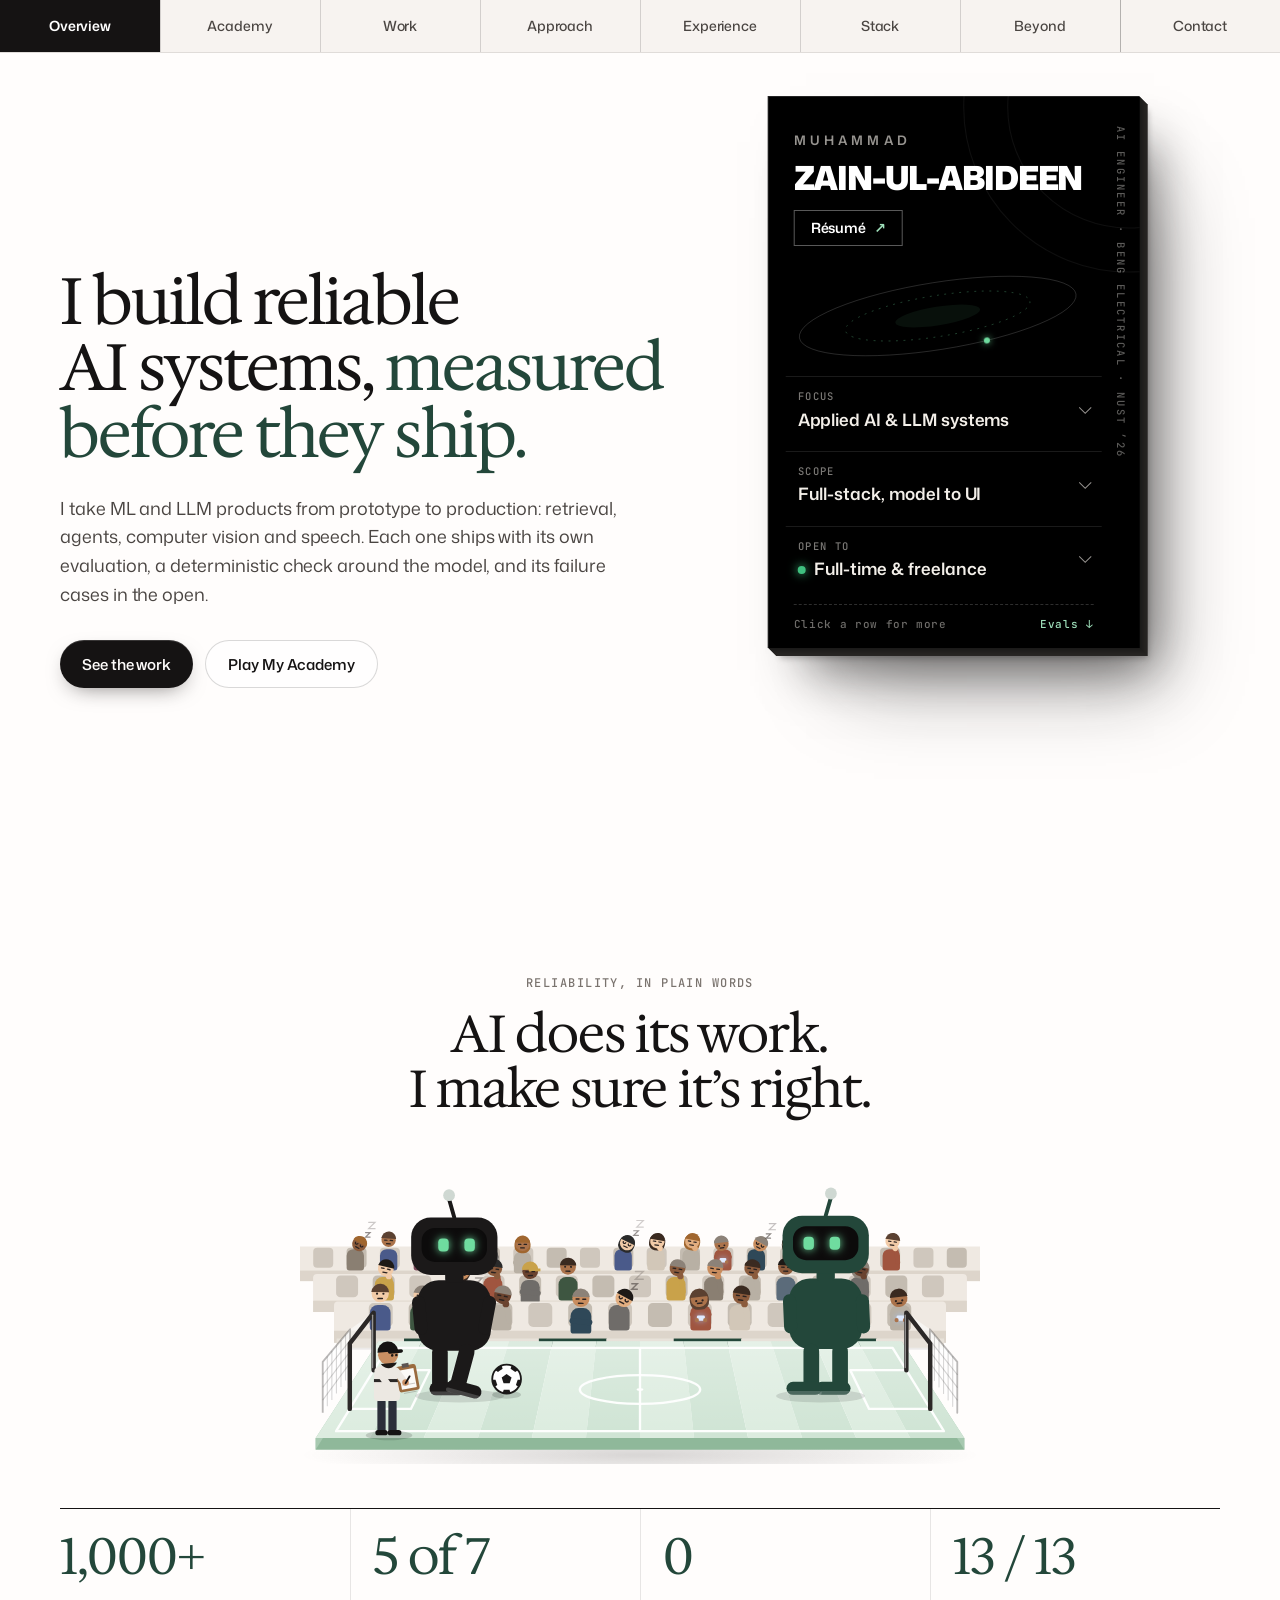
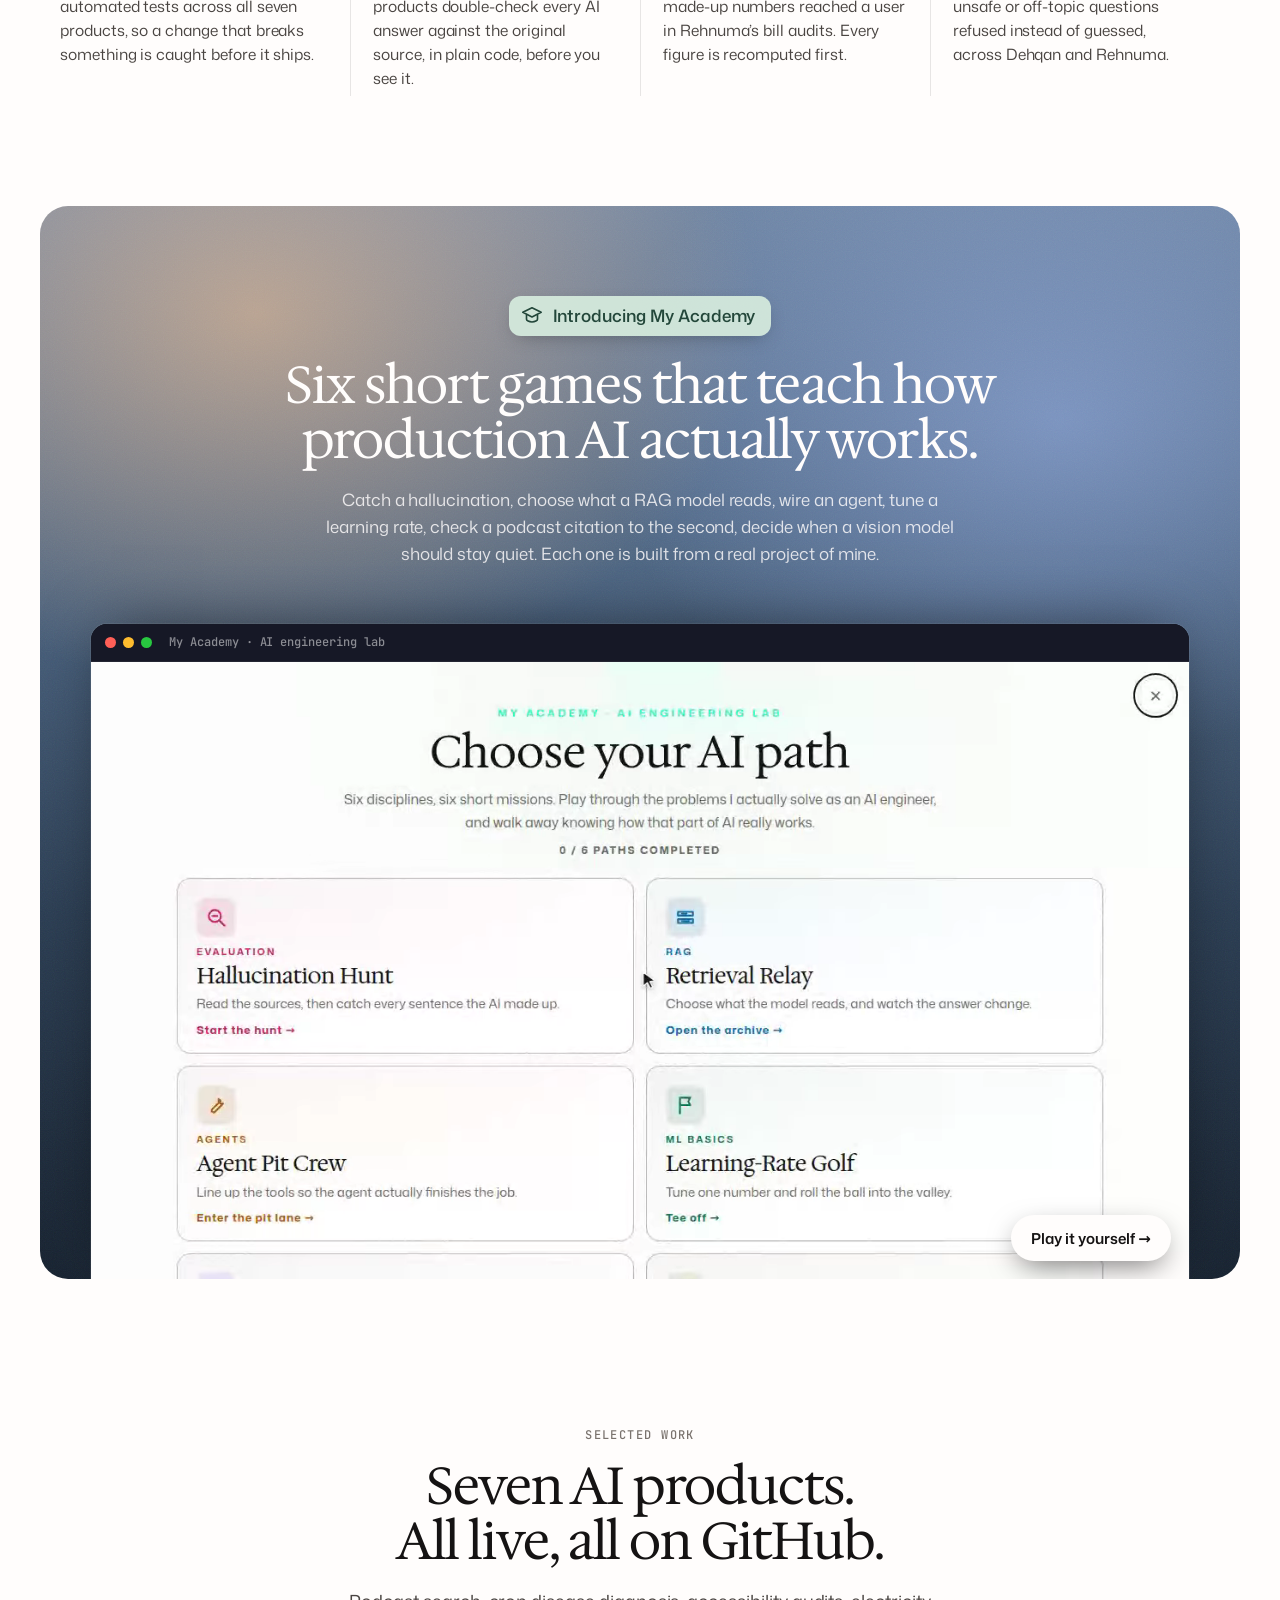
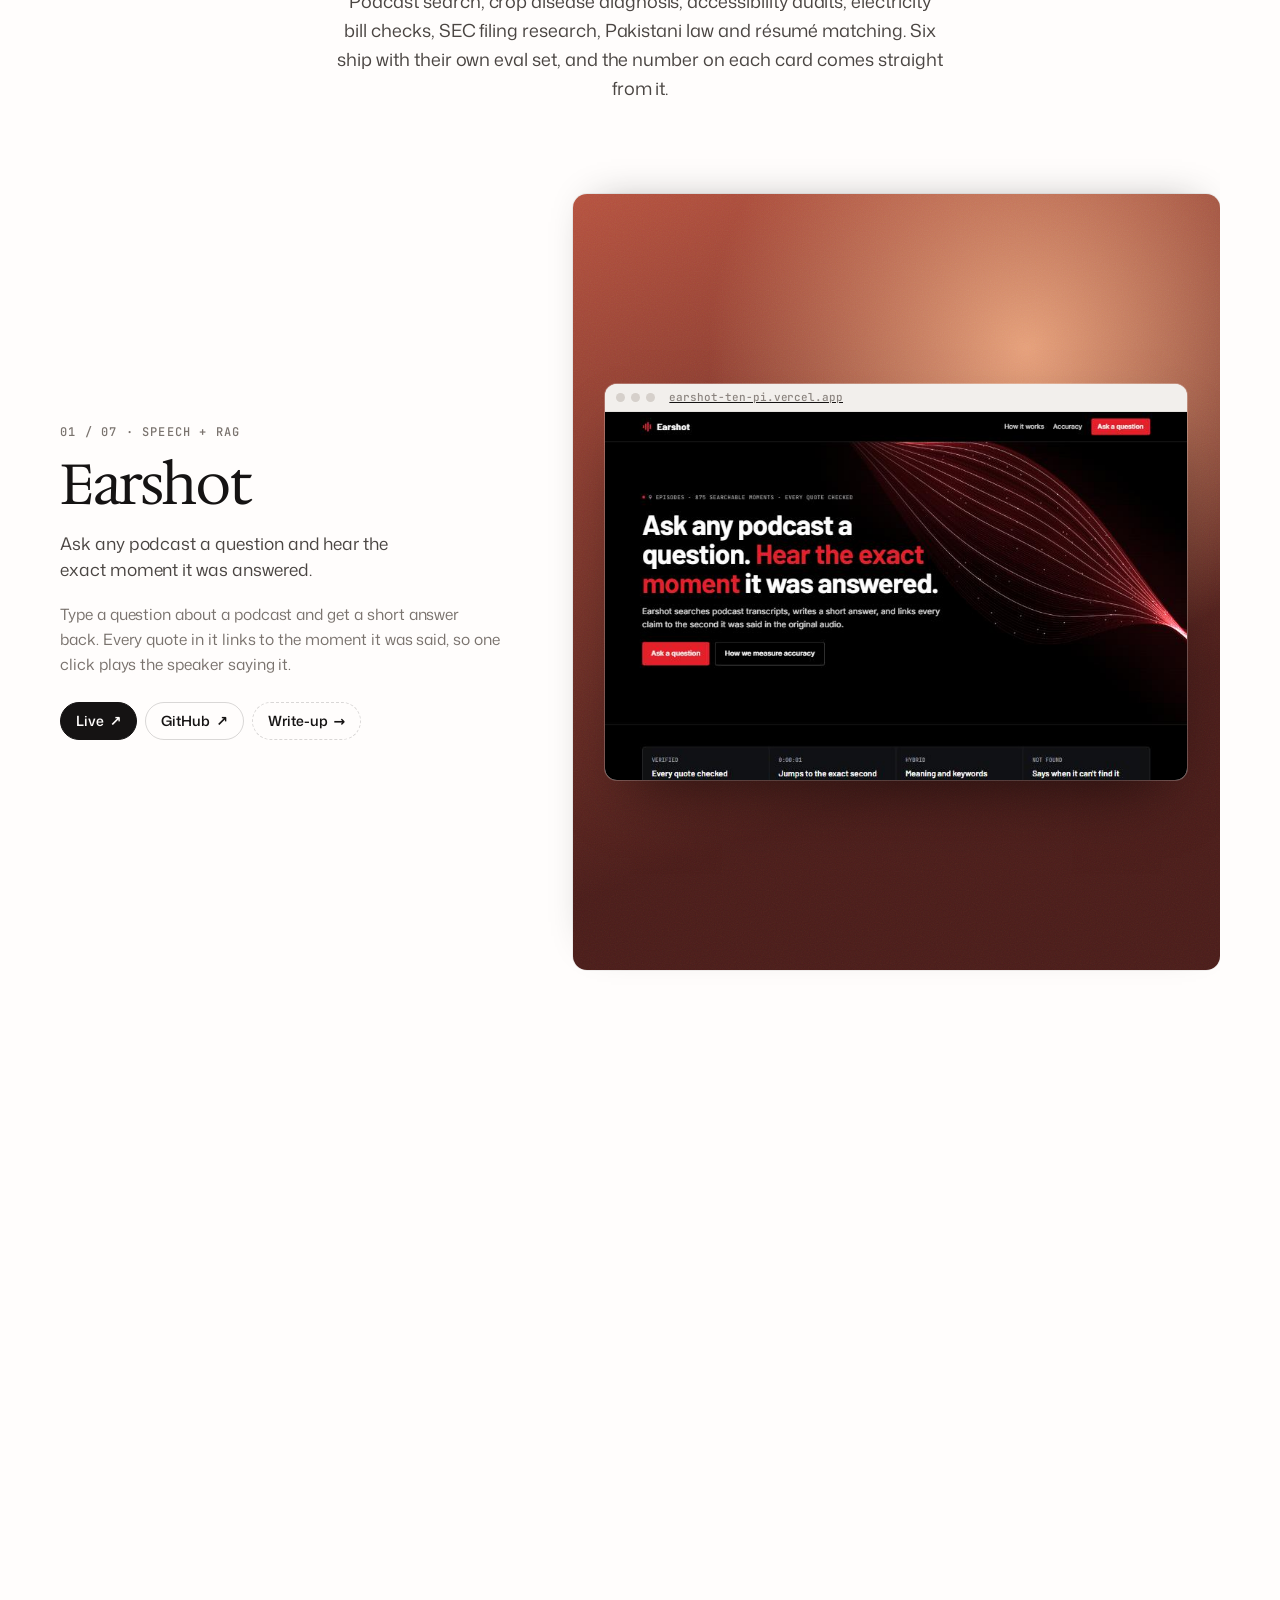
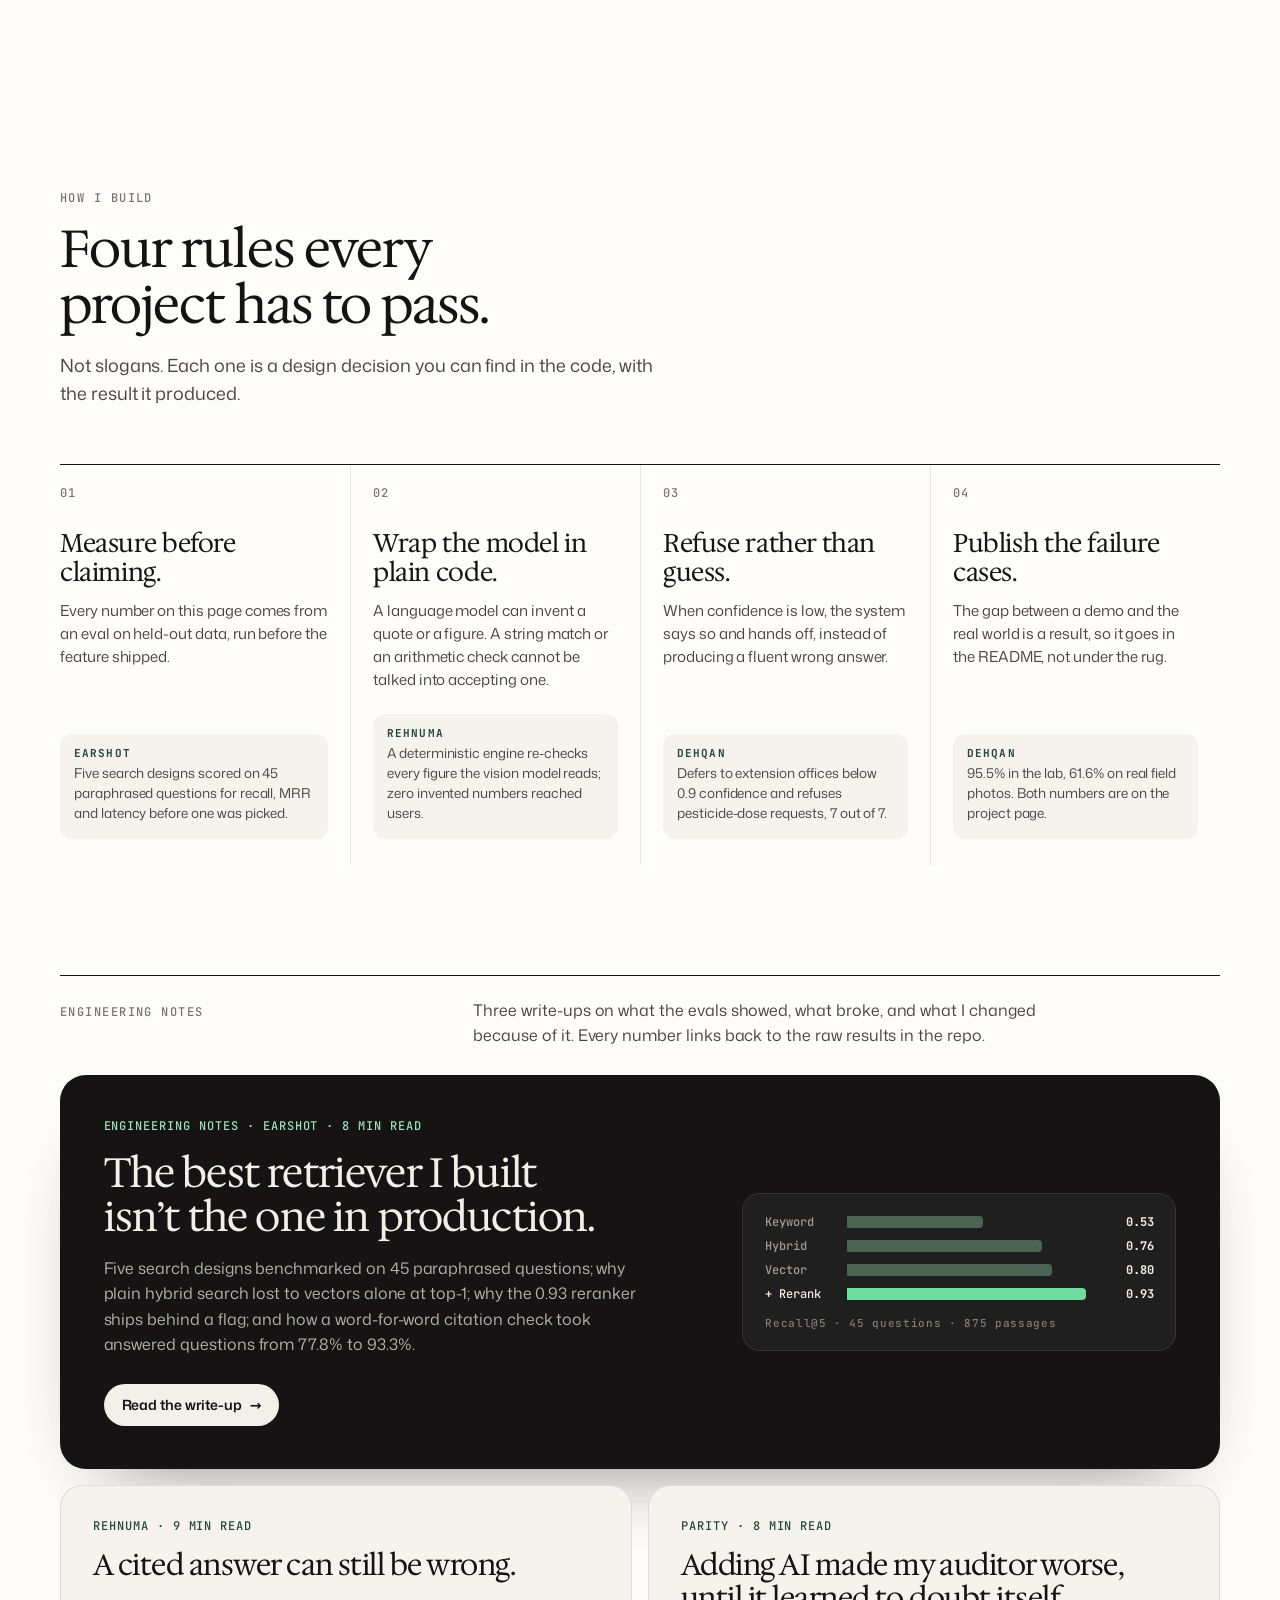
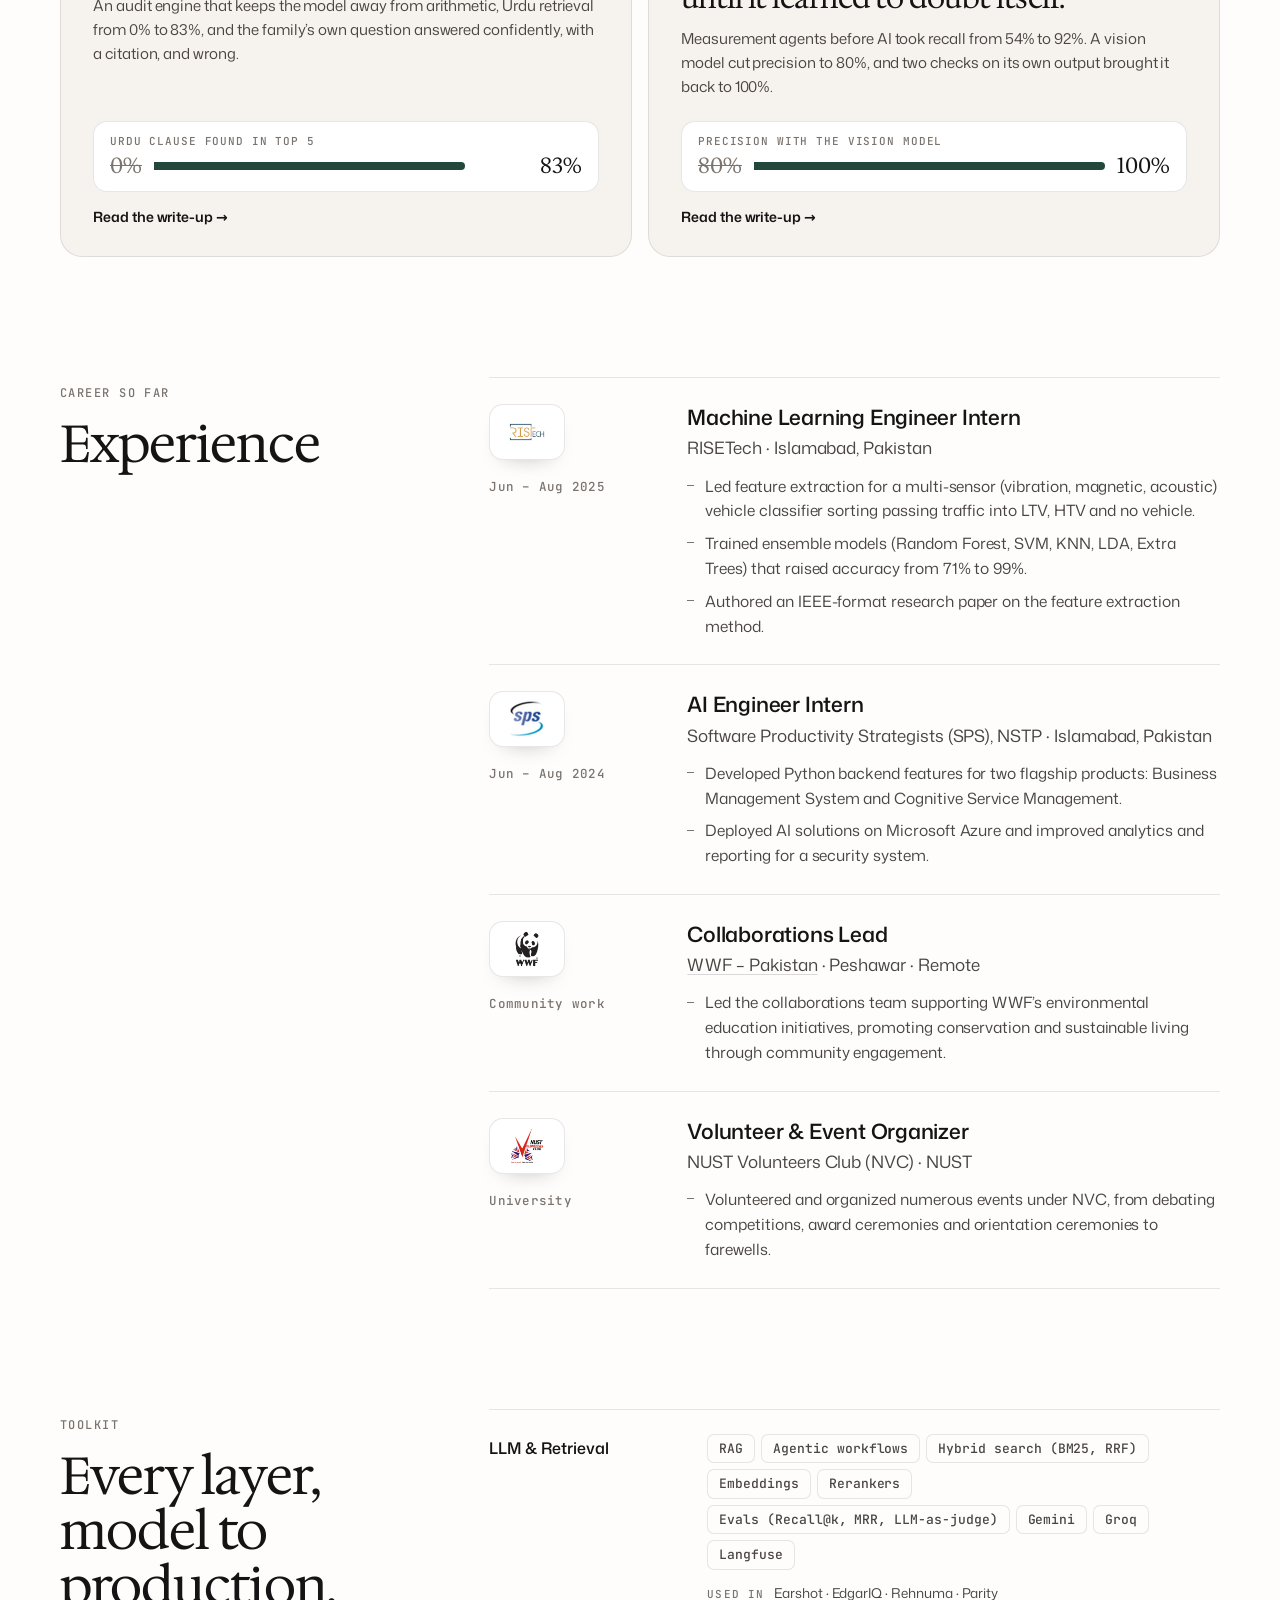
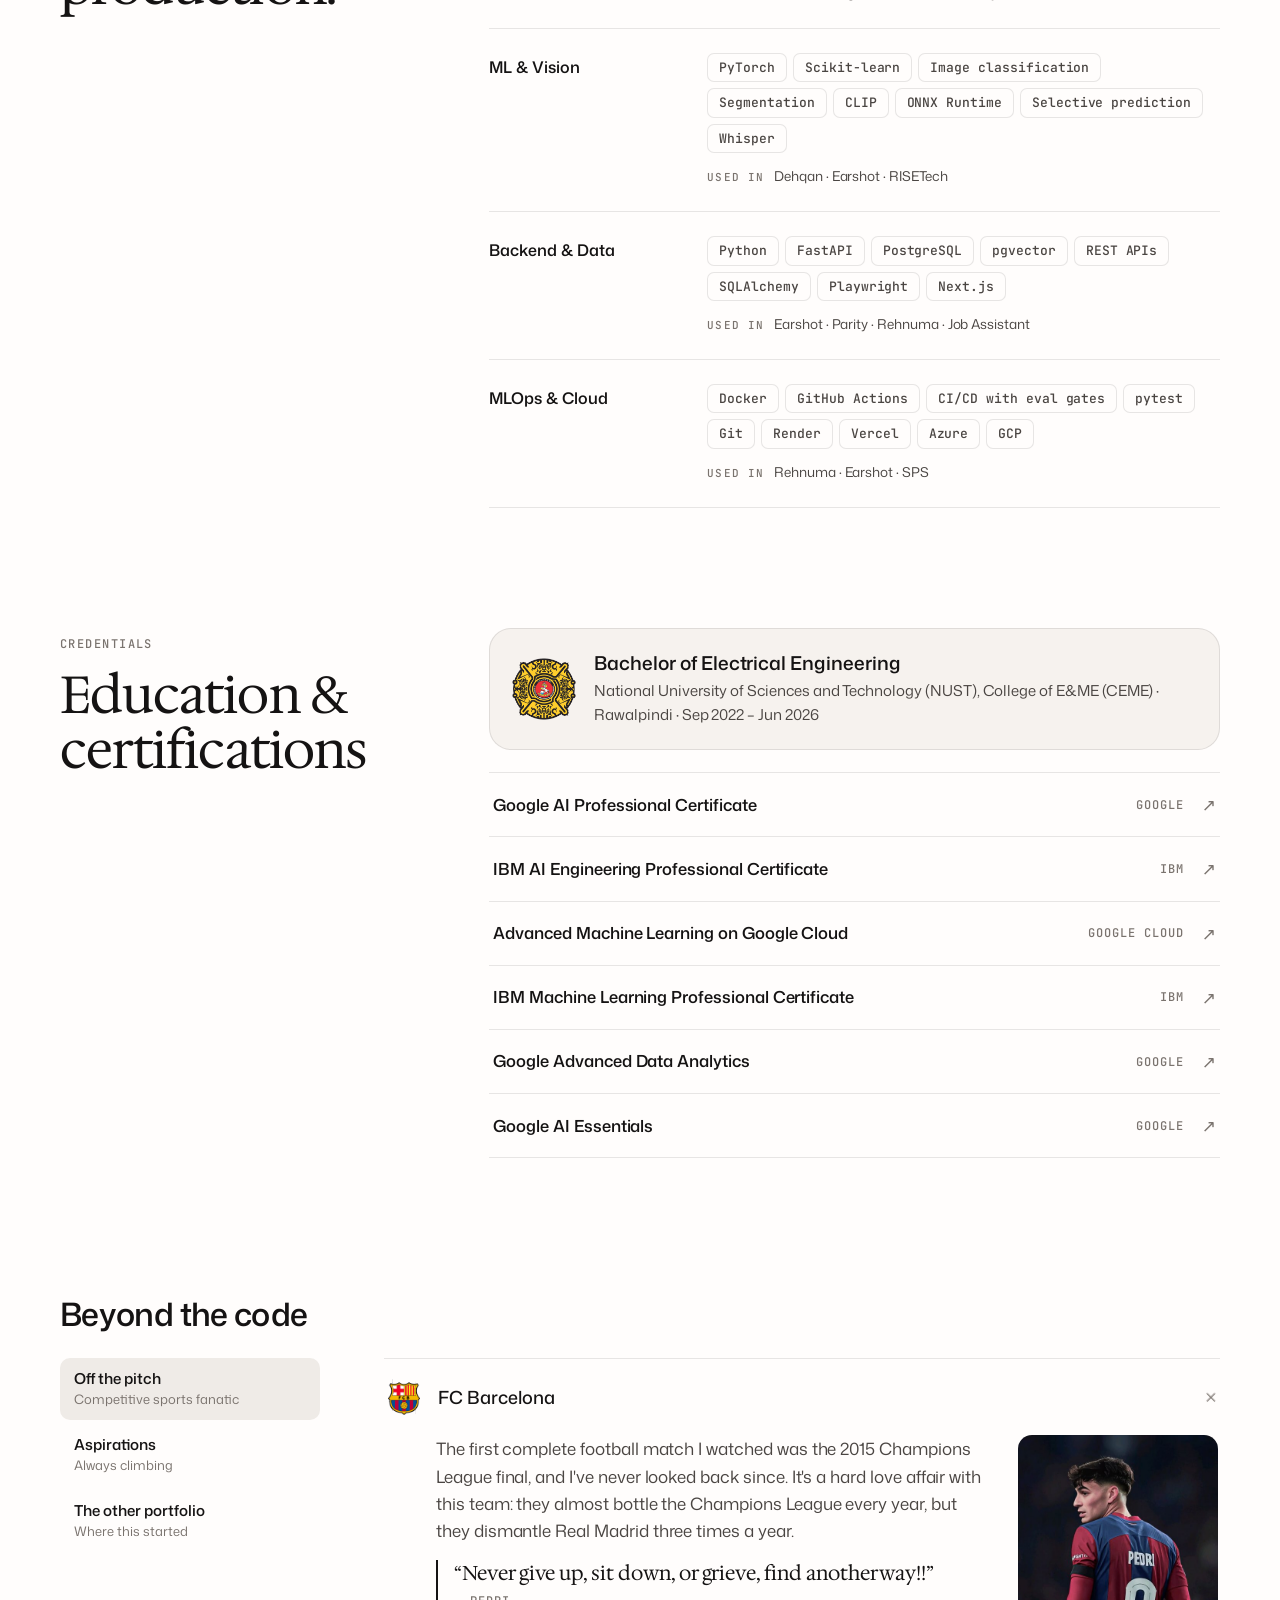
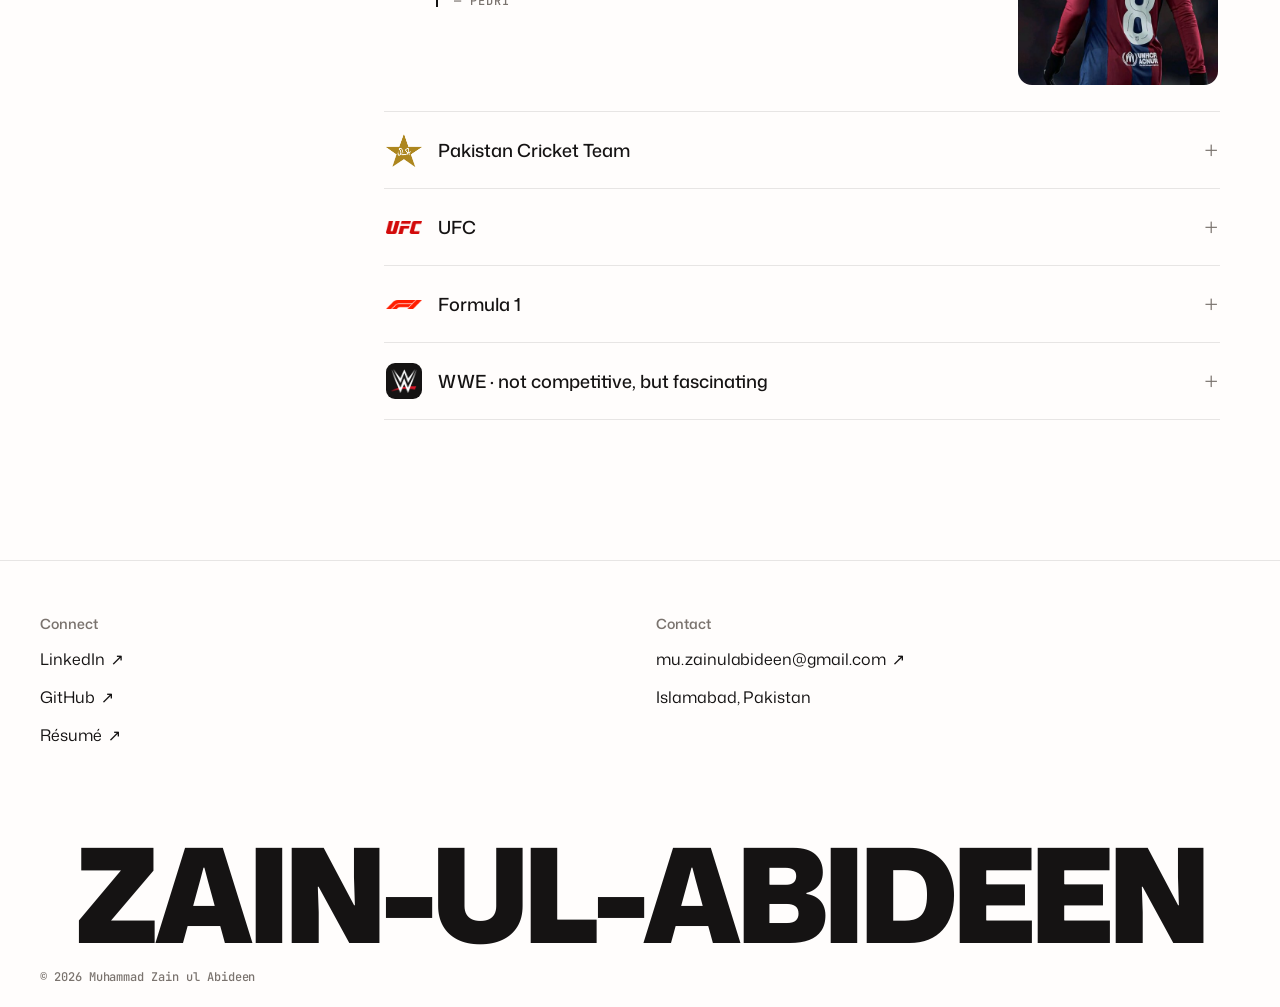
<file: index.html>
<!doctype html>
<html lang="en">
<head>
  <meta charset="utf-8">
  <meta name="viewport" content="width=device-width, initial-scale=1, viewport-fit=cover">
  <title>Muhammad Zain-ul-Abideen · AI Engineer</title>
  <meta name="description" content="Muhammad Zain-ul-Abideen, AI engineer. Measured ML and LLM systems, shipped end to end: speech search, computer vision, RAG and agents.">
  <meta name="theme-color" content="#fffdfc">
  <meta property="og:title" content="Muhammad Zain-ul-Abideen · AI Engineer">
  <meta property="og:description" content="I build AI that shows its work. Seven live AI products, measured on held-out data.">
  <meta property="og:image" content="assets/video/academy-poster.jpg">
  <link rel="icon" href="data:image/svg+xml,%3Csvg xmlns='http://www.w3.org/2000/svg' viewBox='0 0 64 64'%3E%3Crect width='64' height='64' rx='14' fill='%23151313'/%3E%3Ctext x='32' y='44' font-family='Georgia,serif' font-size='36' fill='%23fffdfc' text-anchor='middle'%3Ez%3C/text%3E%3C/svg%3E">
  <link rel="preload" href="fonts/hedvig-serif.woff2" as="font" type="font/woff2" crossorigin>
  <link rel="preload" href="fonts/mona-sans.woff2" as="font" type="font/woff2" crossorigin>
  <link rel="stylesheet" href="css/fonts.css">
  <link rel="stylesheet" href="css/site.css">
  <link rel="stylesheet" href="css/academy.css">
  <link rel="stylesheet" href="css/academy-host.css">
</head>
<body>
  <!-- ───────── boot sequence (once per visit) ───────── -->
  <div id="boot" class="boot" aria-hidden="true">
    <div class="boot__grid"></div>
    <div class="boot__panel">
      <p class="boot__sys">[SYSTEM: INITIALIZING]</p>
      <dl class="boot__rows">
        <div><dt>Portfolio</dt><dd>Muhammad Zain-ul-Abideen</dd></div>
        <div><dt>Role</dt><dd>AI Engineer</dd></div>
        <div><dt>Boot pipeline</dt><dd>Retrieve. Verify. Ship.</dd></div>
      </dl>
      <ul class="boot__steps">
        <li data-step="0"><i></i>Retrieval<b>WAIT</b></li>
        <li data-step="1"><i></i>Evals<b>WAIT</b></li>
        <li data-step="2"><i></i>Agents<b>WAIT</b></li>
        <li data-step="3"><i></i>Deploy<b>WAIT</b></li>
      </ul>
    </div>
    <p class="boot__pct"><span id="boot-n">0</span><small>%</small></p>
  </div>

  <!-- ───────── nav ───────── -->
  <header class="nav" id="nav">
    <nav class="nav__links" aria-label="Sections">
      <a href="#top">Overview</a>
      <a href="#academy">Academy</a>
      <a href="#work">Work</a>
      <a href="#approach">Approach</a>
      <a href="#experience">Experience</a>
      <a href="#stack">Stack</a>
      <a href="#beyond">Beyond</a>
      <a href="#contact">Contact</a>
    </nav>
    <button class="nav__menu" type="button" aria-expanded="false" aria-controls="mobile-menu">Menu</button>
  </header>
  <div class="mmenu" id="mobile-menu" hidden>
    <a href="#top">Overview</a><a href="#academy">Academy</a><a href="#work">Work</a><a href="#approach">Approach</a><a href="#experience">Experience</a><a href="#stack">Stack</a><a href="#beyond">Beyond</a>
    <a href="#contact">Contact</a>
  </div>

  <main id="top">
    <!-- ───────── hero ───────── -->
    <section class="hero">
      <div class="hero__copy">
        
        <h1 class="hero__h">I build reliable AI&nbsp;systems, <em>measured before they&nbsp;ship.</em></h1>
        <p class="hero__sub">I take ML and LLM products from prototype to production: retrieval, agents, computer vision and speech. Each one ships with its own evaluation, a deterministic check around the model, and its failure cases in the open.</p>
        <div class="hero__ctas">
          <a class="btn btn--dark" href="#work">See the work</a>
          <a class="btn btn--ghost" href="#academy">Play My Academy</a>
        </div>

      </div>

      <div class="hero__side">
      <aside class="idcard" aria-label="Profile card">
        <svg class="idcard__corner" viewBox="0 0 200 200" aria-hidden="true" focusable="false"><circle cx="190" cy="10" r="150" /><circle cx="190" cy="10" r="110" /></svg>
        <p class="idcard__edge" aria-hidden="true">AI Engineer · BEng Electrical · NUST ’26</p>
        <p class="idcard__name"><small>Muhammad</small><span class="idcard__fit">ZAIN-UL-ABIDEEN</span></p>
        <a class="idcard__cv" href="resume/Muhammad-Zain-ul-Abideen-Resume.pdf" target="_blank" rel="noopener">Résumé <span aria-hidden="true">↗</span></a>
        <div class="idcard__orbit" aria-hidden="true">
          <svg viewBox="0 0 320 120" focusable="false">
            <g transform="rotate(-9 160 60)">
              <ellipse cx="160" cy="60" rx="150" ry="36" />
              <ellipse cx="160" cy="60" rx="100" ry="22" class="o-dash" />
              <ellipse cx="160" cy="60" rx="46" ry="10" class="o-core" />
              <circle r="3.2" class="idcard__sat"><animateMotion dur="14s" repeatCount="indefinite" path="M10,60 a150,36 0 1,0 300,0 a150,36 0 1,0 -300,0" /></circle>
            </g>
          </svg>
        </div>
        <p class="idcard__role">AI Engineer · BEng Electrical, NUST ’26</p>
        <ul class="idcard__rows">
          <li class="idrow" role="button" tabindex="0" aria-expanded="false">
            <span class="idrow__k">Focus</span><span class="idrow__v">Applied AI &amp; LLM systems</span><span class="idrow__chev" aria-hidden="true"></span>
            <div class="idrow__menu"><ul>
                <li>RAG &amp; search</li>
                <li>AI agents</li>
                <li>Evals &amp; reliability</li>
                <li>Computer vision</li>
                <li>Speech &amp; audio</li>
            </ul></div>
          </li>
          <li class="idrow" role="button" tabindex="0" aria-expanded="false">
            <span class="idrow__k">Scope</span><span class="idrow__v">Full-stack, model to UI</span><span class="idrow__chev" aria-hidden="true"></span>
            <div class="idrow__menu"><ul>
                <li>Data &amp; retrieval pipelines</li>
                <li>Model training &amp; evaluation</li>
                <li>Backend APIs (FastAPI)</li>
                <li>Frontends (Next.js)</li>
                <li>Deployment &amp; CI/CD</li>
            </ul></div>
          </li>
          <li class="idrow idrow--open" role="button" tabindex="0" aria-expanded="false">
            <span class="idrow__k">Open to</span><span class="idrow__v"><i aria-hidden="true"></i>Full-time &amp; freelance</span><span class="idrow__chev" aria-hidden="true"></span>
            <div class="idrow__menu"><ul>
                <li><a href="mailto:mu.zainulabideen@gmail.com?subject=AI%20Engineer%20role">AI Engineer<span aria-hidden="true">↗</span></a></li>
                <li><a href="mailto:mu.zainulabideen@gmail.com?subject=ML%20Engineer%20role">ML Engineer<span aria-hidden="true">↗</span></a></li>
                <li><a href="mailto:mu.zainulabideen@gmail.com?subject=Software%20Engineer%20role">Software Engineer<span aria-hidden="true">↗</span></a></li>
                <li><a href="mailto:mu.zainulabideen@gmail.com?subject=Freelance%20project">Freelance &amp; project-based work<span aria-hidden="true">↗</span></a></li>
                <li><a href="mailto:mu.zainulabideen@gmail.com?subject=Contract%20work">Contract &amp; consulting<span aria-hidden="true">↗</span></a></li>
            </ul></div>
          </li>
        </ul>
        <div class="idcard__foot"><span>Click a row for more</span><a href="#proof">Evals ↓</a></div>
      </aside>
      </div>
    </section>


    <!-- ───────── proof: the bots + reliability in plain words ───────── -->
    <section class="proof" id="proof">
      <header class="proof__head reveal">
        <p class="eyebrow">Reliability, in plain words</p>
        <h2 class="h2">AI does its work.<br>I make sure it’s right.</h2>
      </header>
      <figure class="contrib contrib--bare proof__pitch" aria-label="Animation: two small robots passing a football back and forth">
        <div class="contrib__board">
          <canvas id="pitch" aria-hidden="true"></canvas>
        </div>
      </figure>
      <ul class="proof__stats">
        <li class="reveal"><b>1,000+</b><p>automated tests across all seven products, so a change that breaks something is caught before it ships.</p></li>
        <li class="reveal"><b>5 of 7</b><p>products double-check every AI answer against the original source, in plain code, before you see it.</p></li>
        <li class="reveal"><b>0</b><p>made-up numbers reached a user in Rehnuma’s bill audits. Every figure is recomputed first.</p></li>
        <li class="reveal"><b>13 / 13</b><p>unsafe or off-topic questions refused instead of guessed, across Dehqan and Rehnuma.</p></li>
      </ul>
    </section>

    <!-- ───────── academy (video) ───────── -->
    <section class="showcase" id="academy">
      <div class="showcase__card reveal">
        <div class="showcase__sky" aria-hidden="true"></div>
        <div class="showcase__head">
          <p class="chip"><svg viewBox="0 0 24 24" aria-hidden="true"><path d="M12 3 2 8l10 5 10-5-10-5z" fill="none" stroke="currentColor" stroke-width="1.8" stroke-linejoin="round"/><path d="M6 10.5v5c0 1.5 2.7 3 6 3s6-1.5 6-3v-5" fill="none" stroke="currentColor" stroke-width="1.8"/></svg>Introducing My Academy</p>
          <h2 class="h2 h2--light">Six short games that teach how production AI actually works.</h2>
          <p class="showcase__sub">Catch a hallucination, choose what a RAG model reads, wire an agent, tune a learning rate, check a podcast citation to the second, decide when a vision model should stay quiet. Each one is built from a real project of mine.</p>
        </div>
        <div class="window reveal">
          <div class="window__bar"><i></i><i></i><i></i><span>My Academy · AI engineering lab</span></div>
          <video class="window__video" id="demo" poster="assets/video/academy-poster.jpg" muted loop playsinline preload="metadata" aria-label="Screen recording of the My Academy games being played">
            <source src="assets/video/academy-demo.webm" type="video/webm">
            <source src="assets/video/academy-demo.mp4" type="video/mp4">
          </video>
          <button class="window__play" id="open-academy" type="button">Play it yourself <span aria-hidden="true">→</span></button>
        </div>
      </div>
    </section>

    <!-- ───────── work ───────── -->
    <section class="work" id="work">
      <header class="work__head reveal">
        <p class="eyebrow">Selected work</p>
        <h2 class="h2">Seven AI products.<br>All live, all on GitHub.</h2>
        <p class="lede">Podcast search, crop disease diagnosis, accessibility audits, electricity bill checks, SEC filing research, Pakistani law and résumé matching. Six ship with their own eval set, and the number on each card comes straight from it.</p>
      </header>
      <!-- desktop: the section pins and the projects play through as you scroll -->
      <div class="pin" id="pin">
        <div class="pin__stage">
          <div class="pin__copy" id="pin-copy"></div>
          <div class="pin__visuals" id="pin-visuals"></div>
        </div>
      </div>
      <!-- phones and short screens: plain cards -->
      <div class="stack-cards" id="projects"></div>
    </section>

    <!-- ───────── approach: principles + featured write-up ───────── -->
    <section class="approach" id="approach">
      <header class="approach__head reveal">
        <p class="eyebrow">How I build</p>
        <h2 class="h2">Four rules every project has to pass.</h2>
        <p class="lede">Not slogans. Each one is a design decision you can find in the code, with the result it produced.</p>
      </header>
      <ol class="rules" id="rules"></ol>

      <div class="notes__head reveal" id="notes">
        <p class="eyebrow">Engineering notes</p>
        <p class="notes__sub">Three write-ups on what the evals showed, what broke, and what I changed because of it. Every number links back to the raw results in the repo.</p>
      </div>
      <a class="note reveal" href="notes/earshot-retrieval.html">
        <div class="note__copy">
          <p class="note__kicker">Engineering notes · Earshot · 8 min read</p>
          <h3 class="note__h">The best retriever I built isn’t the one in production.</h3>
          <p class="note__dek">Five search designs benchmarked on 45 paraphrased questions; why plain hybrid search lost to vectors alone at top-1; why the 0.93 reranker ships behind a flag; and how a word-for-word citation check took answered questions from 77.8% to 93.3%.</p>
          <span class="note__cta">Read the write-up <span aria-hidden="true">→</span></span>
        </div>
        <figure class="note__fig" aria-hidden="true">
          <div class="note__bars">
            <p><span>Keyword</span><i style="--v:.53"></i><b>0.53</b></p>
            <p><span>Hybrid</span><i style="--v:.76"></i><b>0.76</b></p>
            <p><span>Vector</span><i style="--v:.80"></i><b>0.80</b></p>
            <p class="is-top"><span>+ Rerank</span><i style="--v:.93"></i><b>0.93</b></p>
          </div>
          <figcaption>Recall@5 · 45 questions · 875 passages</figcaption>
        </figure>
      </a>
      <div class="notes2">
        <a class="note2 reveal" href="notes/rehnuma-cited-but-wrong.html">
          <p class="note__kicker">Rehnuma · 9 min read</p>
          <h3 class="note2__h">A cited answer can still be wrong.</h3>
          <p class="note2__dek">An audit engine that keeps the model away from arithmetic, Urdu retrieval from 0% to 83%, and the family’s own question answered confidently, with a citation, and wrong.</p>
          <div class="note2__stat" aria-hidden="true"><span>Urdu clause found in top 5</span><b>0%</b><i style="--v:.83"></i><b>83%</b></div>
          <span class="note2__cta">Read the write-up <span aria-hidden="true">→</span></span>
        </a>
        <a class="note2 reveal" href="notes/parity-doubt.html">
          <p class="note__kicker">Parity · 8 min read</p>
          <h3 class="note2__h">Adding AI made my auditor worse, until it learned to doubt itself.</h3>
          <p class="note2__dek">Measurement agents before AI took recall from 54% to 92%. A vision model cut precision to 80%, and two checks on its own output brought it back to 100%.</p>
          <div class="note2__stat" aria-hidden="true"><span>Precision with the vision model</span><b>80%</b><i style="--v:1"></i><b>100%</b></div>
          <span class="note2__cta">Read the write-up <span aria-hidden="true">→</span></span>
        </a>
      </div>
    </section>

    <!-- ───────── experience ───────── -->
    <section class="split" id="experience">
      <header class="split__side reveal">
        <p class="eyebrow">Career so far</p>
        <h2 class="h2">Experience</h2>
      </header>
      <ol class="timeline" id="timeline"></ol>
    </section>

    <!-- ───────── stack ───────── -->
    <section class="split" id="stack">
      <header class="split__side reveal">
        <p class="eyebrow">Toolkit</p>
        <h2 class="h2">Every layer, model to production.</h2>
      </header>
      <div class="skills" id="skills"></div>
    </section>

    <!-- ───────── education + certifications ───────── -->
    <section class="split" id="credentials">
      <header class="split__side reveal">
        <p class="eyebrow">Credentials</p>
        <h2 class="h2">Education &amp; certifications</h2>
      </header>
      <div class="creds">
        <article class="edu reveal">
          <img src="assets/life/nust-ceme.png" alt="NUST College of Electrical & Mechanical Engineering logo" width="64" height="64" loading="lazy">
          <div>
            <h3>Bachelor of Electrical Engineering</h3>
            <p>National University of Sciences and Technology (NUST), College of E&amp;ME (CEME) · Rawalpindi · Sep 2022 – Jun 2026</p>
          </div>
        </article>
        <ul class="certs" id="certs"></ul>
      </div>
    </section>

    <!-- ───────── beyond the code ───────── -->
    <section class="beyond" id="beyond">
      <h2 class="h2 beyond__h reveal">Beyond the code</h2>
      <div class="beyond__grid">
        <div class="tabs" role="tablist" aria-label="Beyond the code" id="tabs"></div>
        <div class="acc" id="acc"></div>
      </div>
    </section>

  </main>

  <!-- ───────── footer ───────── -->
  <footer class="foot" id="contact">
    <div class="foot__cols">
      <div>
        <p class="foot__k">Connect</p>
        <a href="https://www.linkedin.com/in/muhammad-zain-ul-abideen-nust/" target="_blank" rel="noopener">LinkedIn <span aria-hidden="true">↗</span></a>
        <a href="https://github.com/MoZainUlAbideen" target="_blank" rel="noopener">GitHub <span aria-hidden="true">↗</span></a>
        <a href="resume/Muhammad-Zain-ul-Abideen-Resume.pdf" target="_blank" rel="noopener">Résumé <span aria-hidden="true">↗</span></a>
      </div>
      <div>
        <p class="foot__k">Contact</p>
        <a href="mailto:mu.zainulabideen@gmail.com">mu.zainulabideen@gmail.com <span aria-hidden="true">↗</span></a>
        <p>Islamabad, Pakistan</p>
      </div>
    </div>
    <p class="foot__mark" aria-hidden="true">ZAIN-UL-ABIDEEN</p>
    <p class="foot__small">© <span id="year">2026</span> Muhammad Zain ul Abideen</p>
  </footer>

  <script type="module" src="js/site.js"></script>
</body>
</html>
</file>
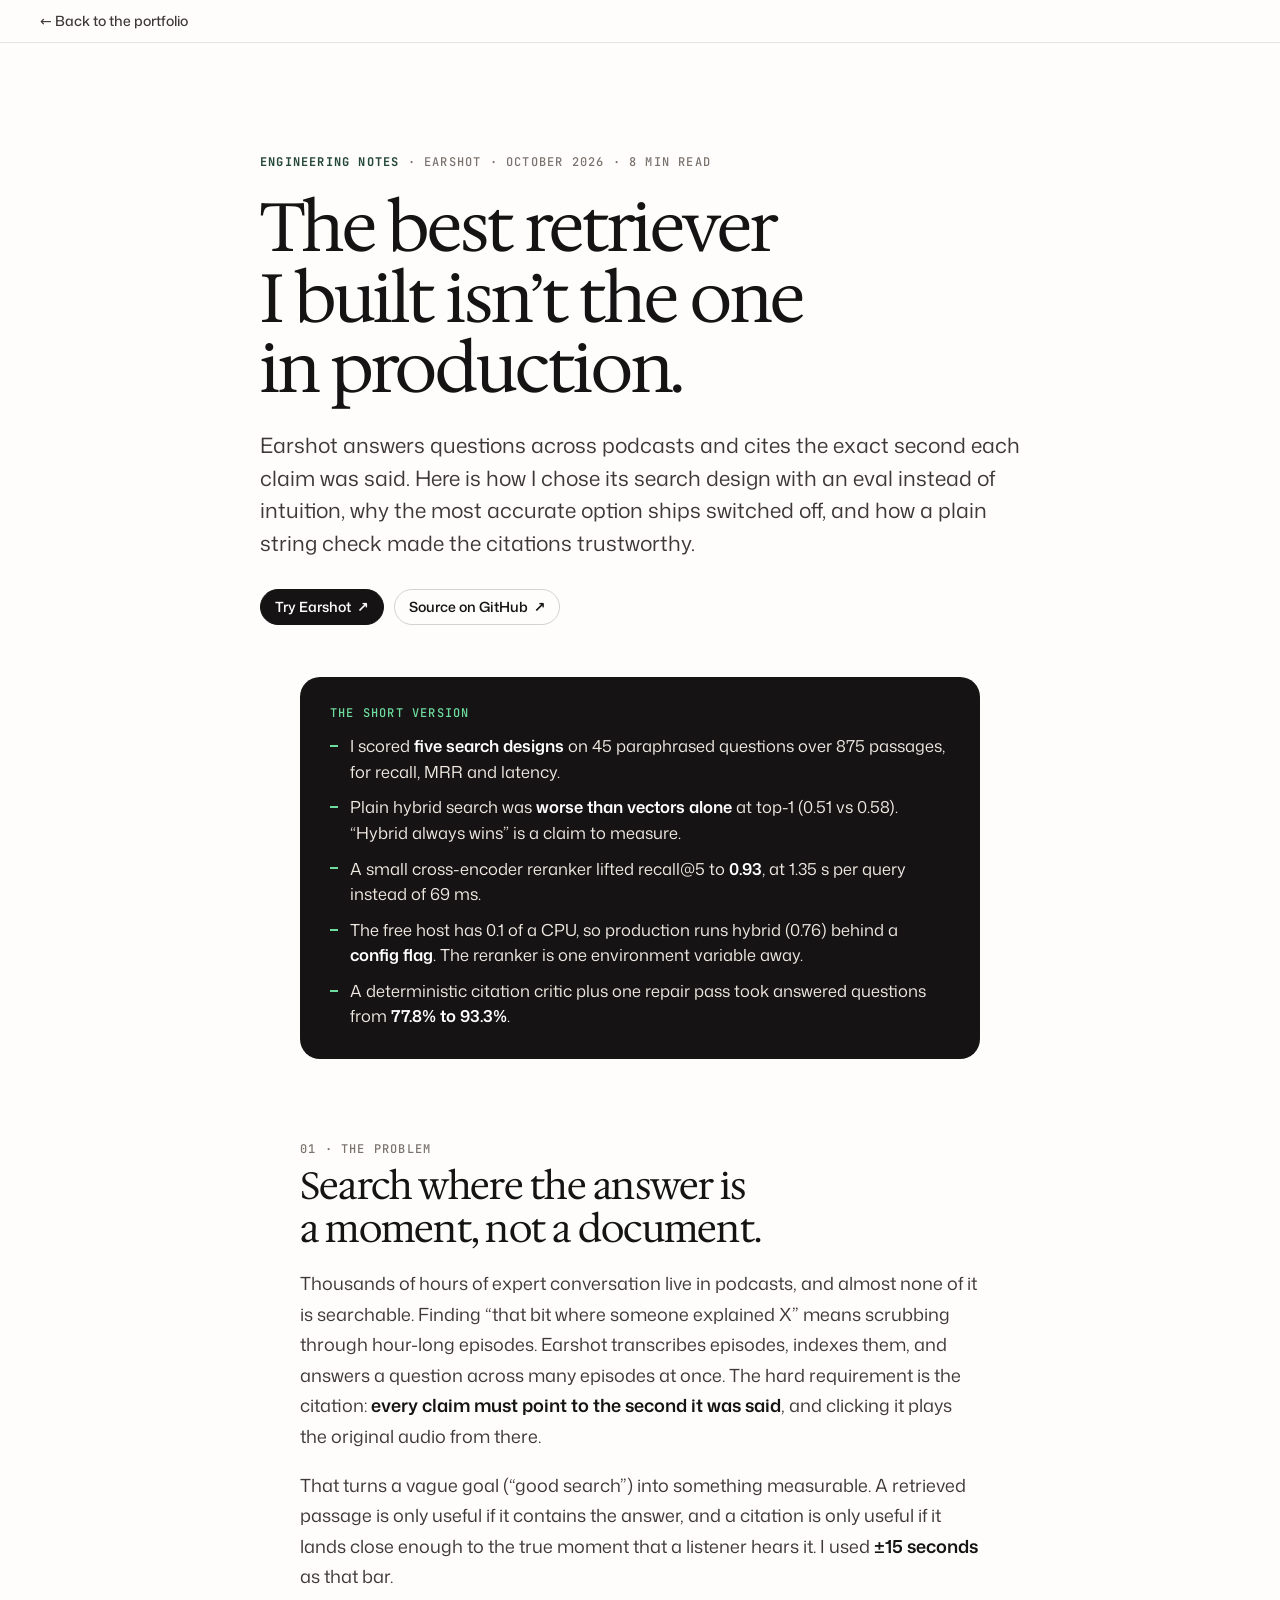
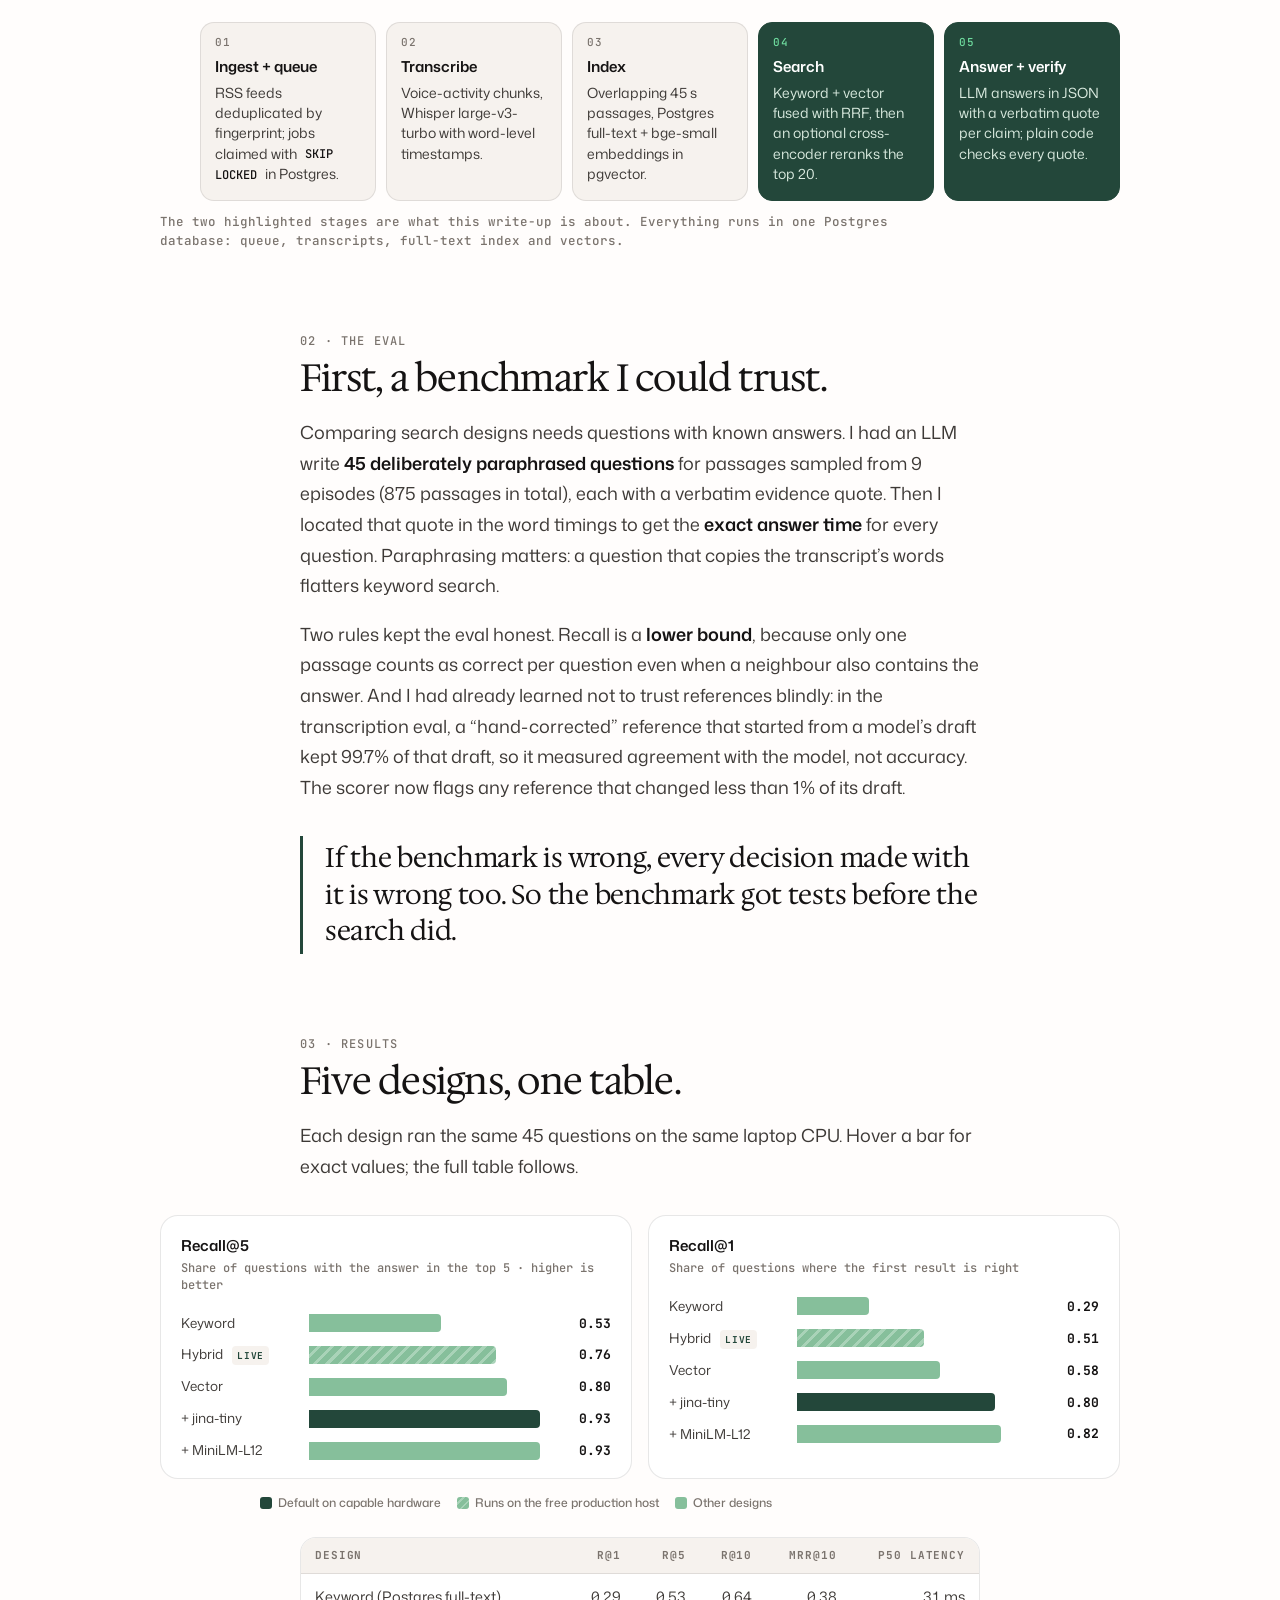
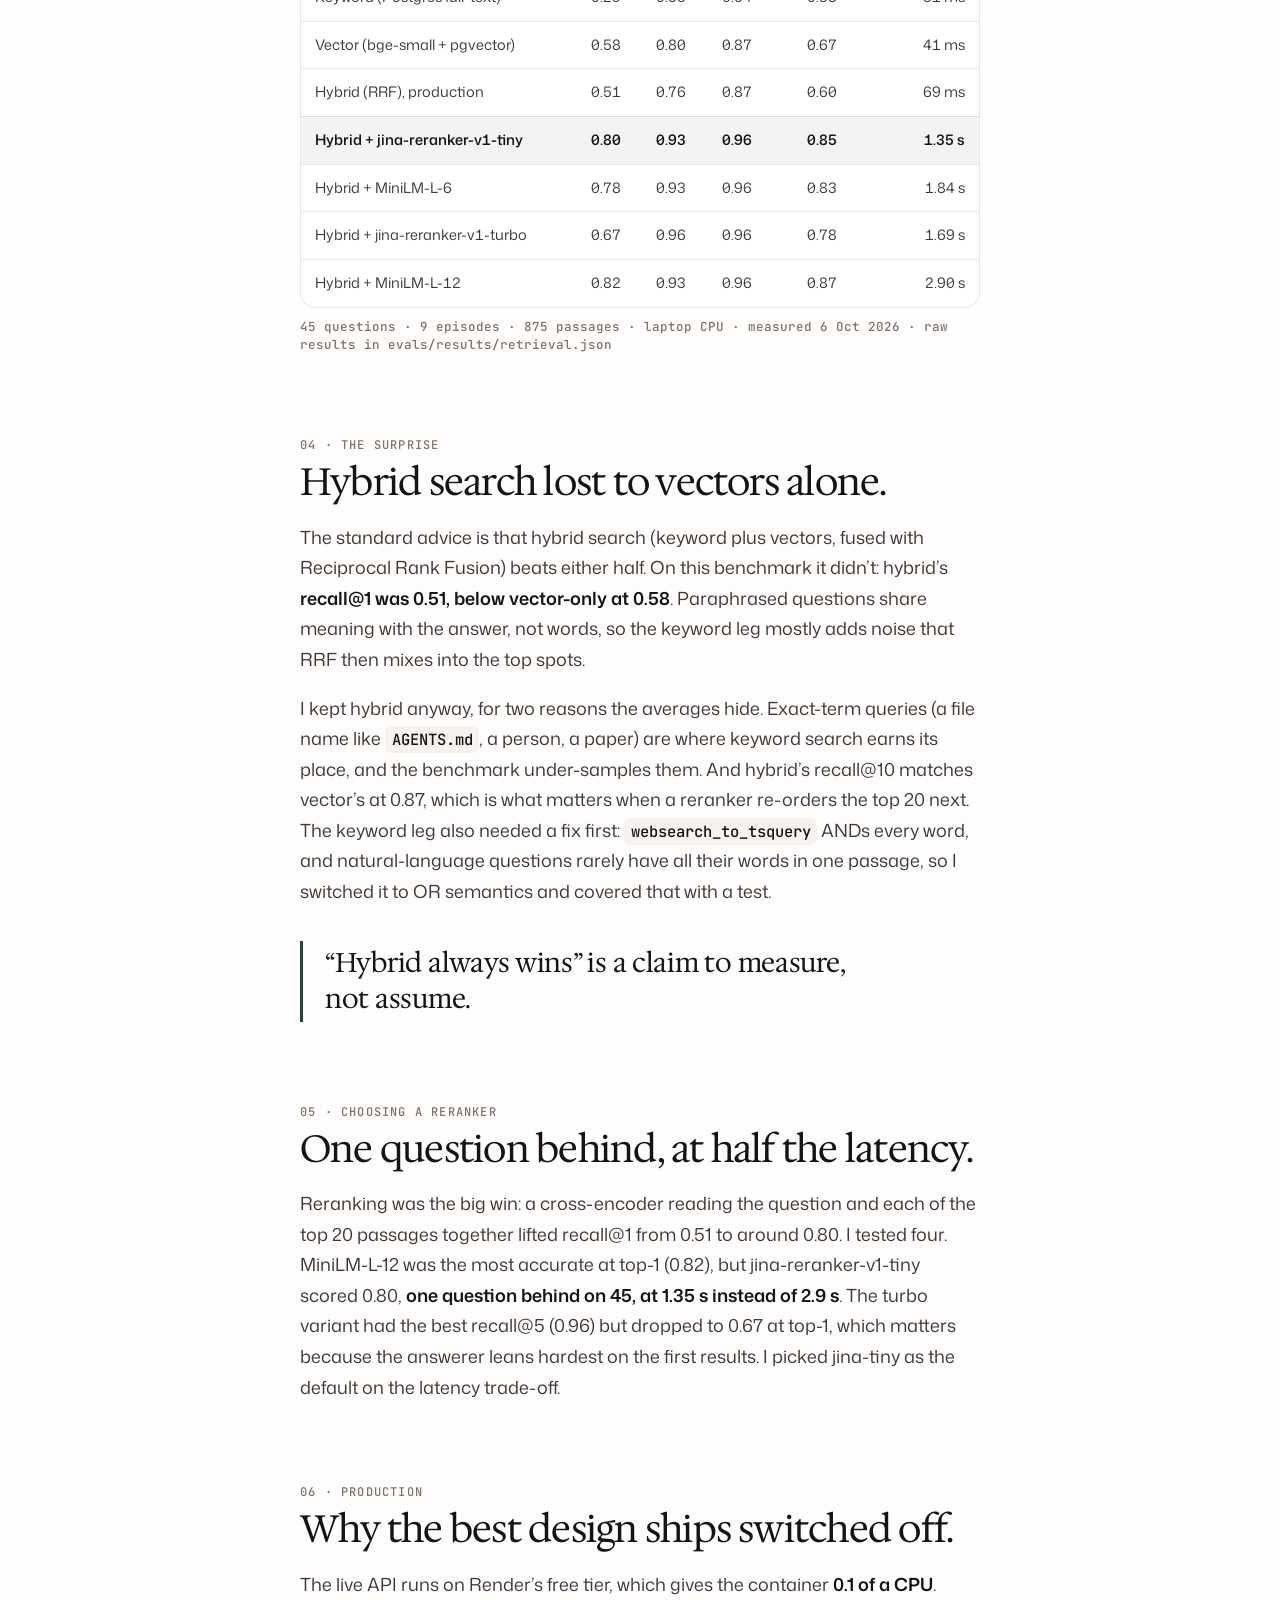
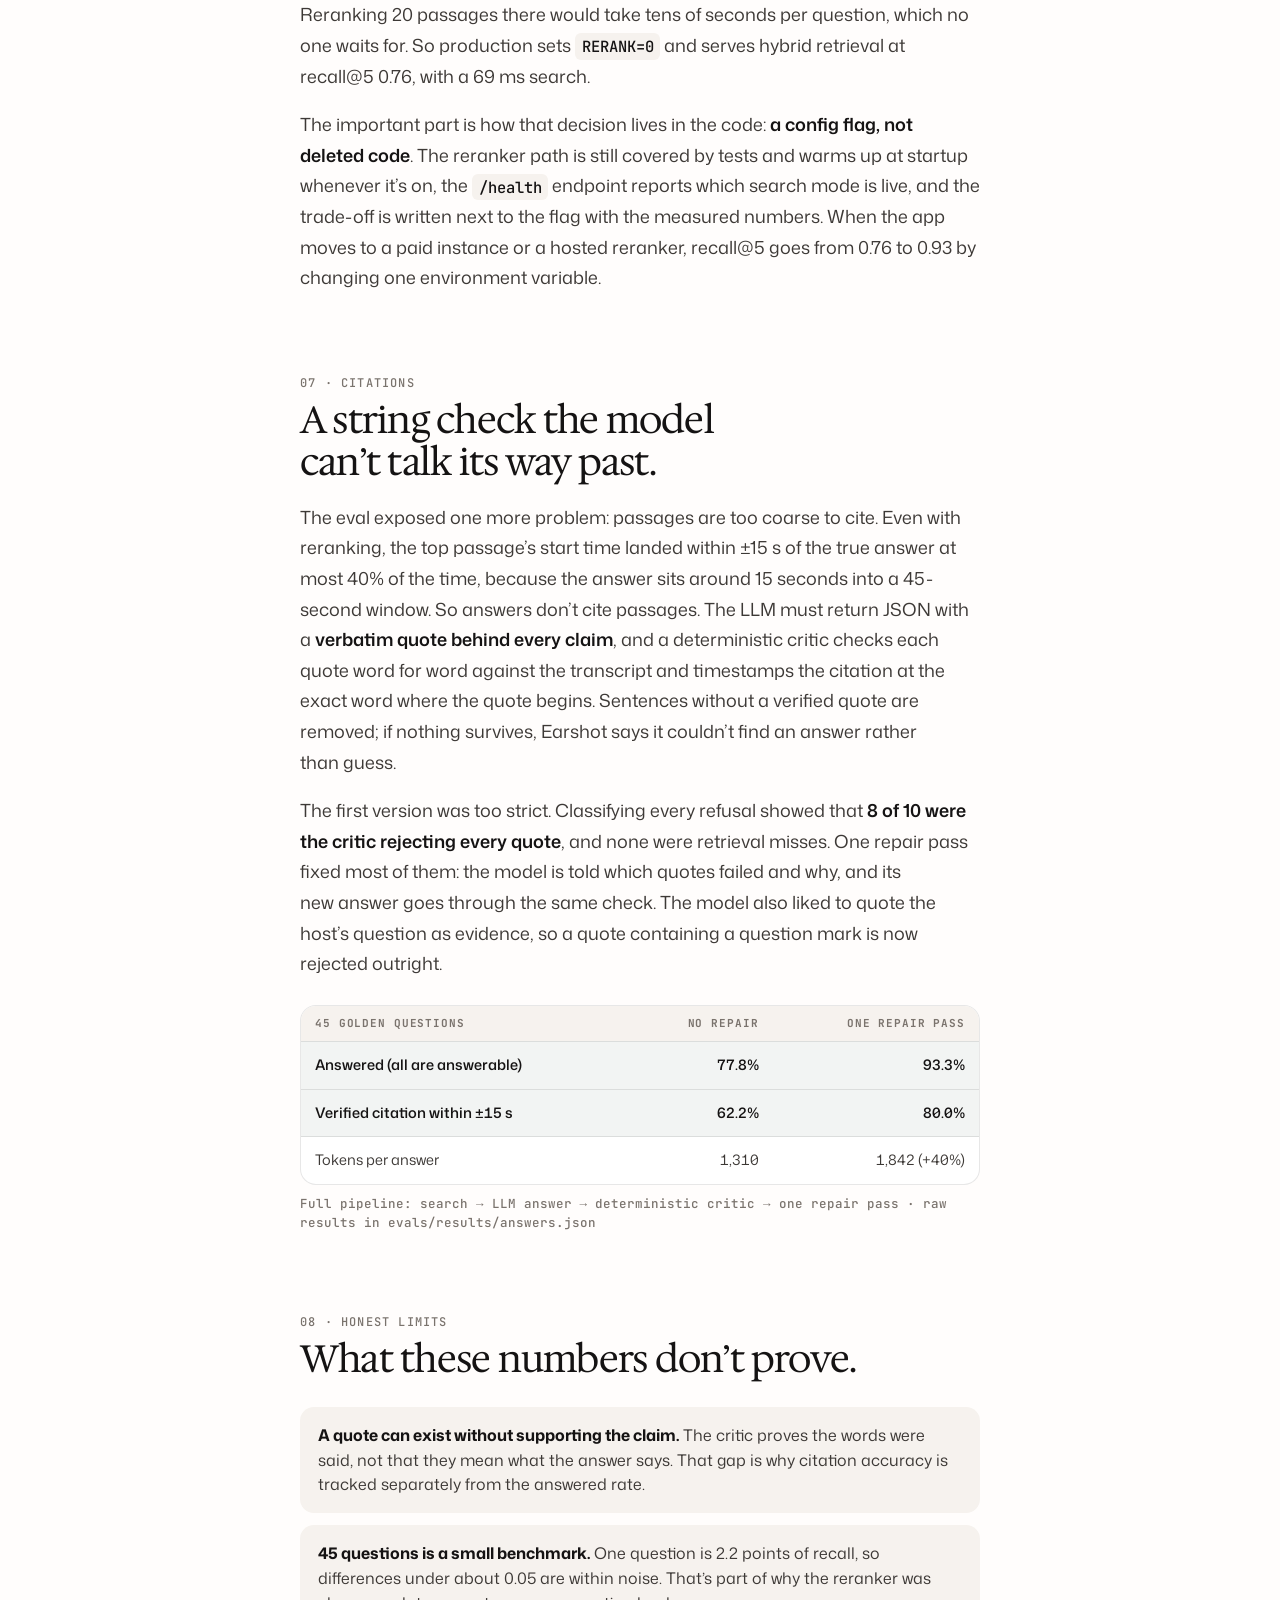
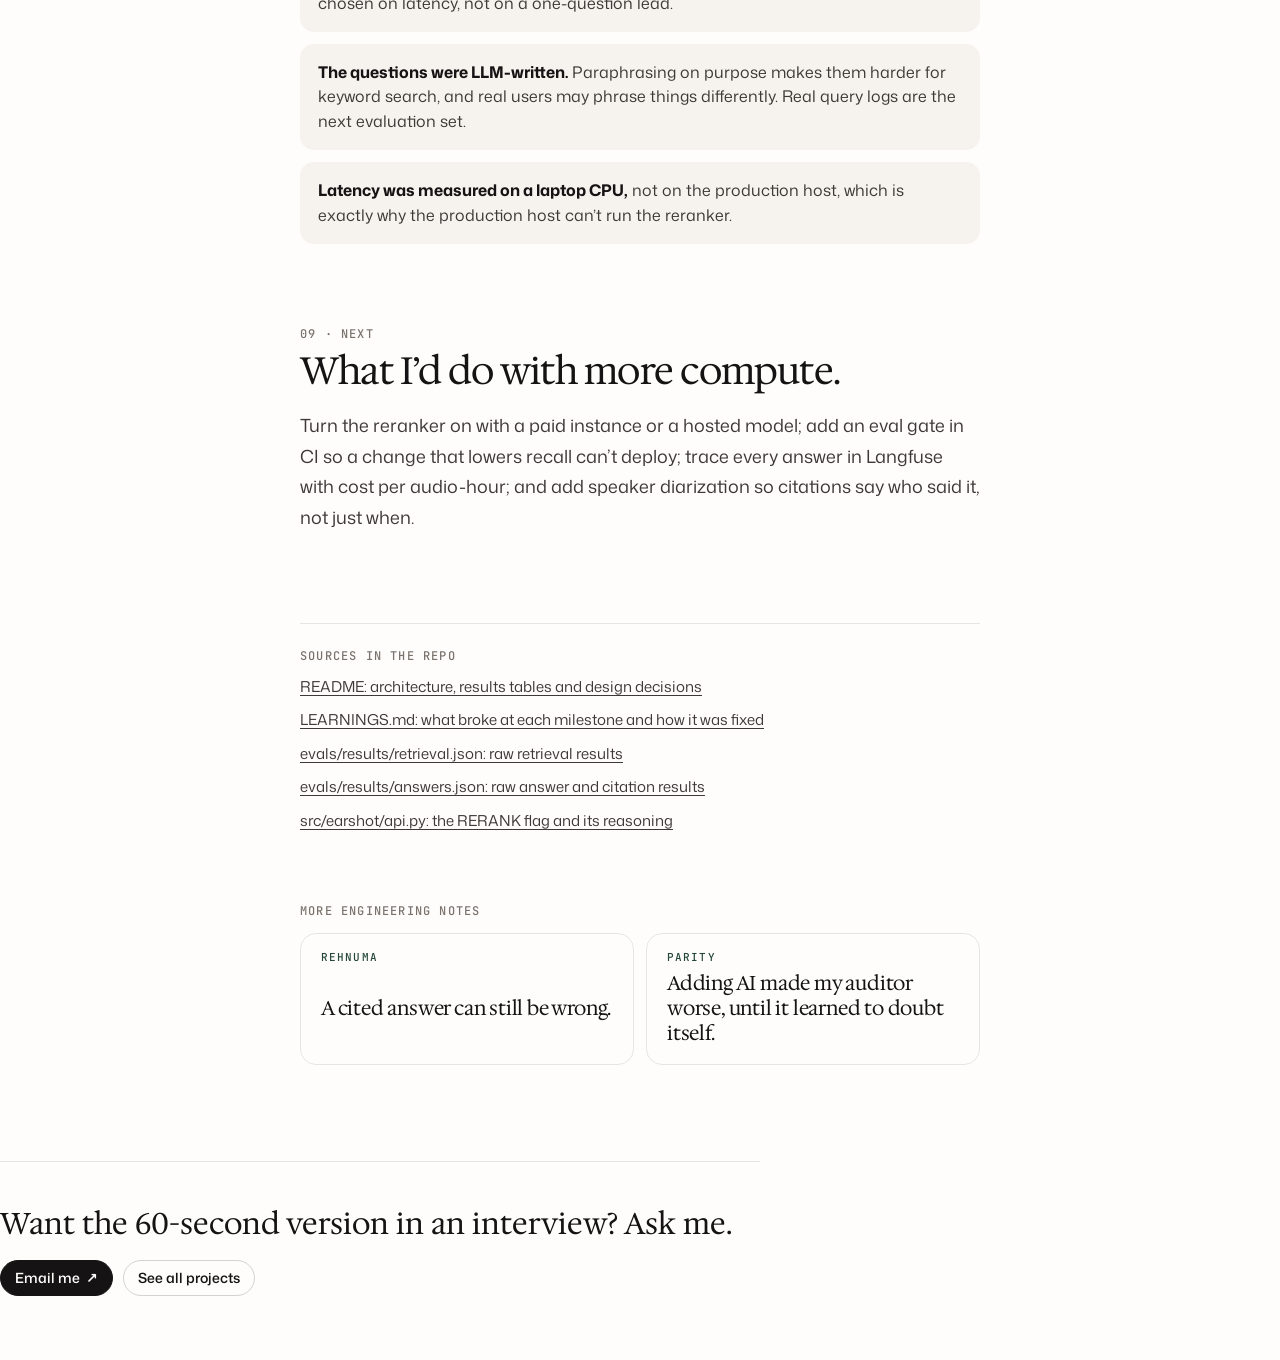
<file: notes/earshot-retrieval.html>
<!doctype html>
<html lang="en">
<head>
  <meta charset="utf-8">
  <meta name="viewport" content="width=device-width, initial-scale=1, viewport-fit=cover">
  <title>The best retriever I built isn’t the one in production · Muhammad Zain ul Abideen</title>
  <meta name="description" content="Engineering notes on Earshot: five search designs benchmarked on 45 paraphrased podcast questions, why the 0.93 reranker ships behind a flag, and how a deterministic citation check raised answered questions from 77.8% to 93.3%.">
  <meta name="theme-color" content="#fffdfc">
  <link rel="icon" href="data:image/svg+xml,%3Csvg xmlns='http://www.w3.org/2000/svg' viewBox='0 0 64 64'%3E%3Crect width='64' height='64' rx='14' fill='%23151313'/%3E%3Ctext x='32' y='44' font-family='Georgia,serif' font-size='36' fill='%23fffdfc' text-anchor='middle'%3Ez%3C/text%3E%3C/svg%3E">
  <link rel="preload" href="../fonts/hedvig-serif.woff2" as="font" type="font/woff2" crossorigin>
  <link rel="preload" href="../fonts/mona-sans.woff2" as="font" type="font/woff2" crossorigin>
  <link rel="stylesheet" href="../css/fonts.css">
  <link rel="stylesheet" href="notes.css">
</head>
<body>
  <div class="bar" id="bar" aria-hidden="true"></div>
  <nav class="top" aria-label="Site">
    <a class="top__back" href="../#approach">← Back to the portfolio</a>
  </nav>

  <main>
    <header class="hd wrap">
      <p class="kicker"><b>Engineering notes</b> · Earshot · October 2026 · 8 min read</p>
      <h1>The best retriever I built isn’t the one in production.</h1>
      <p class="dek">Earshot answers questions across podcasts and cites the exact second each claim was said. Here is how I chose its search design with an eval instead of intuition, why the most accurate option ships switched off, and how a plain string check made the citations trustworthy.</p>
      <div class="meta">
        <a class="pill pill--dark" href="https://earshot-ten-pi.vercel.app" target="_blank" rel="noopener">Try Earshot <span aria-hidden="true">↗</span></a>
        <a class="pill" href="https://github.com/MoZainUlAbideen/Earshot" target="_blank" rel="noopener">Source on GitHub <span aria-hidden="true">↗</span></a>
      </div>
    </header>

    <div class="wrap reveal">
      <section class="tldr" aria-labelledby="tldr">
        <h2 id="tldr">The short version</h2>
        <ul>
          <li>I scored <b>five search designs</b> on 45 paraphrased questions over 875 passages, for recall, MRR and latency.</li>
          <li>Plain hybrid search was <b>worse than vectors alone</b> at top-1 (0.51 vs 0.58). “Hybrid always wins” is a claim to measure.</li>
          <li>A small cross-encoder reranker lifted recall@5 to <b>0.93</b>, at 1.35 s per query instead of 69 ms.</li>
          <li>The free host has 0.1 of a CPU, so production runs hybrid (0.76) behind a <b>config flag</b>. The reranker is one environment variable away.</li>
          <li>A deterministic citation critic plus one repair pass took answered questions from <b>77.8% to 93.3%</b>.</li>
        </ul>
      </section>
    </div>

    <article class="wrap">
      <h2 class="reveal"><small>01 · The problem</small>Search where the answer is a moment, not a document.</h2>
      <p class="reveal">Thousands of hours of expert conversation live in podcasts, and almost none of it is searchable. Finding “that bit where someone explained X” means scrubbing through hour-long episodes. Earshot transcribes episodes, indexes them, and answers a question across many episodes at once. The hard requirement is the citation: <strong>every claim must point to the second it was said</strong>, and clicking it plays the original audio from there.</p>
      <p class="reveal">That turns a vague goal (“good search”) into something measurable. A retrieved passage is only useful if it contains the answer, and a citation is only useful if it lands close enough to the true moment that a listener hears it. I used <strong>±15 seconds</strong> as that bar.</p>
    </article>

    <div class="wide">
      <ol class="flow reveal" aria-label="Earshot pipeline">
        <li><b>Ingest + queue</b>RSS feeds deduplicated by fingerprint; jobs claimed with <code>SKIP LOCKED</code> in Postgres.</li>
        <li><b>Transcribe</b>Voice-activity chunks, Whisper large-v3-turbo with word-level timestamps.</li>
        <li><b>Index</b>Overlapping 45 s passages, Postgres full-text + bge-small embeddings in pgvector.</li>
        <li class="is-key"><b>Search</b>Keyword + vector fused with RRF, then an optional cross-encoder reranks the top 20.</li>
        <li class="is-key"><b>Answer + verify</b>LLM answers in JSON with a verbatim quote per claim; plain code checks every quote.</li>
      </ol>
      <p class="flow__cap wrap" style="padding:0">The two highlighted stages are what this write-up is about. Everything runs in one Postgres database: queue, transcripts, full-text index and vectors.</p>
    </div>

    <article class="wrap">
      <h2 class="reveal"><small>02 · The eval</small>First, a benchmark I could trust.</h2>
      <p class="reveal">Comparing search designs needs questions with known answers. I had an LLM write <strong>45 deliberately paraphrased questions</strong> for passages sampled from 9 episodes (875 passages in total), each with a verbatim evidence quote. Then I located that quote in the word timings to get the <strong>exact answer time</strong> for every question. Paraphrasing matters: a question that copies the transcript’s words flatters keyword search.</p>
      <p class="reveal">Two rules kept the eval honest. Recall is a <strong>lower bound</strong>, because only one passage counts as correct per question even when a neighbour also contains the answer. And I had already learned not to trust references blindly: in the transcription eval, a “hand-corrected” reference that started from a model’s draft kept 99.7% of that draft, so it measured agreement with the model, not accuracy. The scorer now flags any reference that changed less than 1% of its draft.</p>
      <p class="pull reveal">If the benchmark is wrong, every decision made with it is wrong too. So the benchmark got tests before the search did.</p>

      <h2 class="reveal"><small>03 · Results</small>Five designs, one table.</h2>
      <p class="reveal">Each design ran the same 45 questions on the same laptop CPU. Hover a bar for exact values; the full table follows.</p>
    </article>

    <div class="wide">
      <div class="charts">
        <figure class="chart reveal" data-chart>
          <h3>Recall@5</h3>
          <p class="sub">Share of questions with the answer in the top 5 · higher is better</p>
          <div class="rows">
            <div class="row" style="--v:.533" data-tip="Keyword · recall@5 0.533 · p50 31 ms"><span>Keyword</span><div class="track"><i class="fill"></i></div><b>0.53</b></div>
            <div class="row is-prod" style="--v:.756" data-tip="Hybrid (RRF) · recall@5 0.756 · p50 69 ms · runs in production"><span>Hybrid <em class="tag">live</em></span><div class="track"><i class="fill"></i></div><b>0.76</b></div>
            <div class="row" style="--v:.8" data-tip="Vector · recall@5 0.800 · p50 41 ms"><span>Vector</span><div class="track"><i class="fill"></i></div><b>0.80</b></div>
            <div class="row is-best" style="--v:.933" data-tip="Hybrid + jina-tiny rerank · recall@5 0.933 · p50 1.35 s · default on capable hardware"><span>+ jina-tiny</span><div class="track"><i class="fill"></i></div><b>0.93</b></div>
            <div class="row" style="--v:.933" data-tip="Hybrid + MiniLM-L-12 rerank · recall@5 0.933 · p50 2.90 s"><span>+ MiniLM-L12</span><div class="track"><i class="fill"></i></div><b>0.93</b></div>
          </div>
        </figure>
        <figure class="chart reveal" data-chart>
          <h3>Recall@1</h3>
          <p class="sub">Share of questions where the first result is right</p>
          <div class="rows">
            <div class="row" style="--v:.289" data-tip="Keyword · recall@1 0.289"><span>Keyword</span><div class="track"><i class="fill"></i></div><b>0.29</b></div>
            <div class="row is-prod" style="--v:.511" data-tip="Hybrid (RRF) · recall@1 0.511 · below vector alone"><span>Hybrid <em class="tag">live</em></span><div class="track"><i class="fill"></i></div><b>0.51</b></div>
            <div class="row" style="--v:.578" data-tip="Vector · recall@1 0.578"><span>Vector</span><div class="track"><i class="fill"></i></div><b>0.58</b></div>
            <div class="row is-best" style="--v:.8" data-tip="Hybrid + jina-tiny rerank · recall@1 0.800"><span>+ jina-tiny</span><div class="track"><i class="fill"></i></div><b>0.80</b></div>
            <div class="row" style="--v:.822" data-tip="Hybrid + MiniLM-L-12 rerank · recall@1 0.822"><span>+ MiniLM-L12</span><div class="track"><i class="fill"></i></div><b>0.82</b></div>
          </div>
        </figure>
      </div>
      <div class="wrap" style="padding:0">
        <p class="legend"><span><i class="best"></i>Default on capable hardware</span><span><i class="prod"></i>Runs on the free production host</span><span><i></i>Other designs</span></p>
      </div>
    </div>

    <article class="wrap">
      <div class="tbl reveal">
        <table>
          <thead><tr><th scope="col">Design</th><th scope="col">R@1</th><th scope="col">R@5</th><th scope="col">R@10</th><th scope="col">MRR@10</th><th scope="col">p50 latency</th></tr></thead>
          <tbody>
            <tr><td>Keyword (Postgres full-text)</td><td>0.29</td><td>0.53</td><td>0.64</td><td>0.38</td><td>31 ms</td></tr>
            <tr><td>Vector (bge-small + pgvector)</td><td>0.58</td><td>0.80</td><td>0.87</td><td>0.67</td><td>41 ms</td></tr>
            <tr><td>Hybrid (RRF), production</td><td>0.51</td><td>0.76</td><td>0.87</td><td>0.60</td><td>69 ms</td></tr>
            <tr class="hl"><td>Hybrid + jina-reranker-v1-tiny</td><td>0.80</td><td>0.93</td><td>0.96</td><td>0.85</td><td>1.35 s</td></tr>
            <tr><td>Hybrid + MiniLM-L-6</td><td>0.78</td><td>0.93</td><td>0.96</td><td>0.83</td><td>1.84 s</td></tr>
            <tr><td>Hybrid + jina-reranker-v1-turbo</td><td>0.67</td><td>0.96</td><td>0.96</td><td>0.78</td><td>1.69 s</td></tr>
            <tr><td>Hybrid + MiniLM-L-12</td><td>0.82</td><td>0.93</td><td>0.96</td><td>0.87</td><td>2.90 s</td></tr>
          </tbody>
        </table>
      </div>
      <p class="tbl-cap">45 questions · 9 episodes · 875 passages · laptop CPU · measured 6 Oct 2026 · raw results in evals/results/retrieval.json</p>

      <h2 class="reveal"><small>04 · The surprise</small>Hybrid search lost to vectors alone.</h2>
      <p class="reveal">The standard advice is that hybrid search (keyword plus vectors, fused with Reciprocal Rank Fusion) beats either half. On this benchmark it didn’t: hybrid’s <strong>recall@1 was 0.51, below vector-only at 0.58</strong>. Paraphrased questions share meaning with the answer, not words, so the keyword leg mostly adds noise that RRF then mixes into the top spots.</p>
      <p class="reveal">I kept hybrid anyway, for two reasons the averages hide. Exact-term queries (a file name like <code>AGENTS.md</code>, a person, a paper) are where keyword search earns its place, and the benchmark under-samples them. And hybrid’s recall@10 matches vector’s at 0.87, which is what matters when a reranker re-orders the top 20 next. The keyword leg also needed a fix first: <code>websearch_to_tsquery</code> ANDs every word, and natural-language questions rarely have all their words in one passage, so I switched it to OR semantics and covered that with a test.</p>
      <p class="pull reveal">“Hybrid always wins” is a claim to measure, not assume.</p>

      <h2 class="reveal"><small>05 · Choosing a reranker</small>One question behind, at half the latency.</h2>
      <p class="reveal">Reranking was the big win: a cross-encoder reading the question and each of the top 20 passages together lifted recall@1 from 0.51 to around 0.80. I tested four. MiniLM-L-12 was the most accurate at top-1 (0.82), but jina-reranker-v1-tiny scored 0.80, <strong>one question behind on 45, at 1.35 s instead of 2.9 s</strong>. The turbo variant had the best recall@5 (0.96) but dropped to 0.67 at top-1, which matters because the answerer leans hardest on the first results. I picked jina-tiny as the default on the latency trade-off.</p>

      <h2 class="reveal"><small>06 · Production</small>Why the best design ships switched off.</h2>
      <p class="reveal">The live API runs on Render’s free tier, which gives the container <strong>0.1 of a CPU</strong>. Reranking 20 passages there would take tens of seconds per question, which no one waits for. So production sets <code>RERANK=0</code> and serves hybrid retrieval at recall@5 0.76, with a 69 ms search.</p>
      <p class="reveal">The important part is how that decision lives in the code: <strong>a config flag, not deleted code</strong>. The reranker path is still covered by tests and warms up at startup whenever it’s on, the <code>/health</code> endpoint reports which search mode is live, and the trade-off is written next to the flag with the measured numbers. When the app moves to a paid instance or a hosted reranker, recall@5 goes from 0.76 to 0.93 by changing one environment variable.</p>

      <h2 class="reveal"><small>07 · Citations</small>A string check the model can’t talk its way past.</h2>
      <p class="reveal">The eval exposed one more problem: passages are too coarse to cite. Even with reranking, the top passage’s start time landed within ±15 s of the true answer at most 40% of the time, because the answer sits around 15 seconds into a 45-second window. So answers don’t cite passages. The LLM must return JSON with a <strong>verbatim quote behind every claim</strong>, and a deterministic critic checks each quote word for word against the transcript and timestamps the citation at the exact word where the quote begins. Sentences without a verified quote are removed; if nothing survives, Earshot says it couldn’t find an answer rather than guess.</p>
      <p class="reveal">The first version was too strict. Classifying every refusal showed that <strong>8 of 10 were the critic rejecting every quote</strong>, and none were retrieval misses. One repair pass fixed most of them: the model is told which quotes failed and why, and its new answer goes through the same check. The model also liked to quote the host’s question as evidence, so a quote containing a question mark is now rejected outright.</p>
      <div class="tbl reveal">
        <table>
          <thead><tr><th scope="col">45 golden questions</th><th scope="col">No repair</th><th scope="col">One repair pass</th></tr></thead>
          <tbody>
            <tr class="hl"><td>Answered (all are answerable)</td><td>77.8%</td><td>93.3%</td></tr>
            <tr class="hl"><td>Verified citation within ±15 s</td><td>62.2%</td><td>80.0%</td></tr>
            <tr><td>Tokens per answer</td><td>1,310</td><td>1,842 (+40%)</td></tr>
          </tbody>
        </table>
      </div>
      <p class="tbl-cap">Full pipeline: search → LLM answer → deterministic critic → one repair pass · raw results in evals/results/answers.json</p>

      <h2 class="reveal"><small>08 · Honest limits</small>What these numbers don’t prove.</h2>
      <ul class="lim reveal">
        <li><b>A quote can exist without supporting the claim.</b> The critic proves the words were said, not that they mean what the answer says. That gap is why citation accuracy is tracked separately from the answered rate.</li>
        <li><b>45 questions is a small benchmark.</b> One question is 2.2 points of recall, so differences under about 0.05 are within noise. That’s part of why the reranker was chosen on latency, not on a one-question lead.</li>
        <li><b>The questions were LLM-written.</b> Paraphrasing on purpose makes them harder for keyword search, and real users may phrase things differently. Real query logs are the next evaluation set.</li>
        <li><b>Latency was measured on a laptop CPU,</b> not on the production host, which is exactly why the production host can’t run the reranker.</li>
      </ul>

      <h2 class="reveal"><small>09 · Next</small>What I’d do with more compute.</h2>
      <p class="reveal">Turn the reranker on with a paid instance or a hosted model; add an eval gate in CI so a change that lowers recall can’t deploy; trace every answer in Langfuse with cost per audio-hour; and add speaker diarization so citations say who said it, not just when.</p>

      <section class="src" aria-labelledby="src">
        <h2 id="src">Sources in the repo</h2>
        <ul>
          <li><a href="https://github.com/MoZainUlAbideen/Earshot/blob/main/README.md" target="_blank" rel="noopener">README: architecture, results tables and design decisions</a></li>
          <li><a href="https://github.com/MoZainUlAbideen/Earshot/blob/main/LEARNINGS.md" target="_blank" rel="noopener">LEARNINGS.md: what broke at each milestone and how it was fixed</a></li>
          <li><a href="https://github.com/MoZainUlAbideen/Earshot/blob/main/evals/results/retrieval.json" target="_blank" rel="noopener">evals/results/retrieval.json: raw retrieval results</a></li>
          <li><a href="https://github.com/MoZainUlAbideen/Earshot/blob/main/evals/results/answers.json" target="_blank" rel="noopener">evals/results/answers.json: raw answer and citation results</a></li>
          <li><a href="https://github.com/MoZainUlAbideen/Earshot/blob/main/src/earshot/api.py" target="_blank" rel="noopener">src/earshot/api.py: the RERANK flag and its reasoning</a></li>
        </ul>
      </section>

      <nav class="more" aria-label="More engineering notes">
        <h2>More engineering notes</h2>
        <a href="rehnuma-cited-but-wrong.html"><span>Rehnuma</span>A cited answer can still be wrong.</a>
        <a href="parity-doubt.html"><span>Parity</span>Adding AI made my auditor worse, until it learned to doubt itself.</a>
      </nav>
    </article>

    <footer class="wrap end">
      <p>Want the 60-second version in an interview? Ask me.</p>
      <div>
        <a class="pill pill--dark" href="mailto:mu.zainulabideen@gmail.com">Email me <span aria-hidden="true">↗</span></a>
        <a class="pill" href="../#work">See all projects</a>
      </div>
    </footer>
  </main>

  <div class="tip" id="tip" role="presentation"></div>
  <script src="notes.js" defer></script>
</body>
</html>
</file>
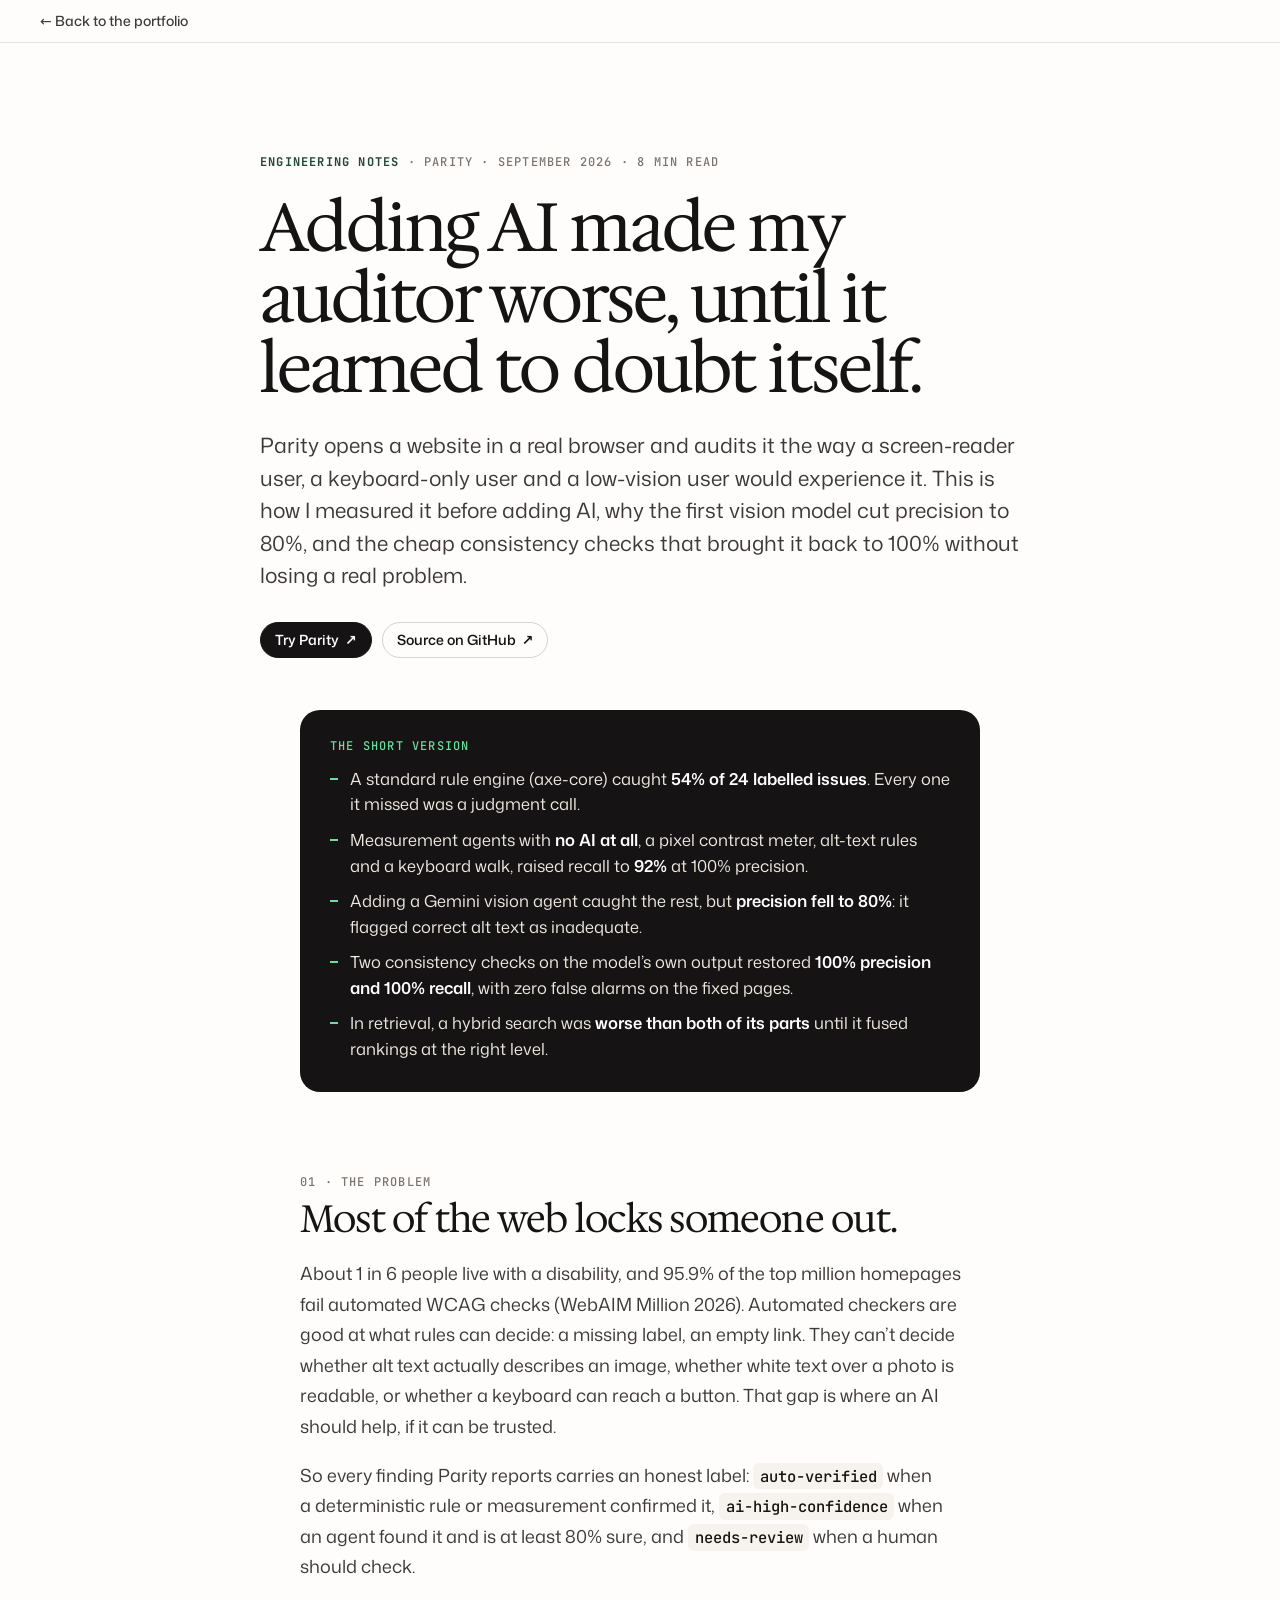
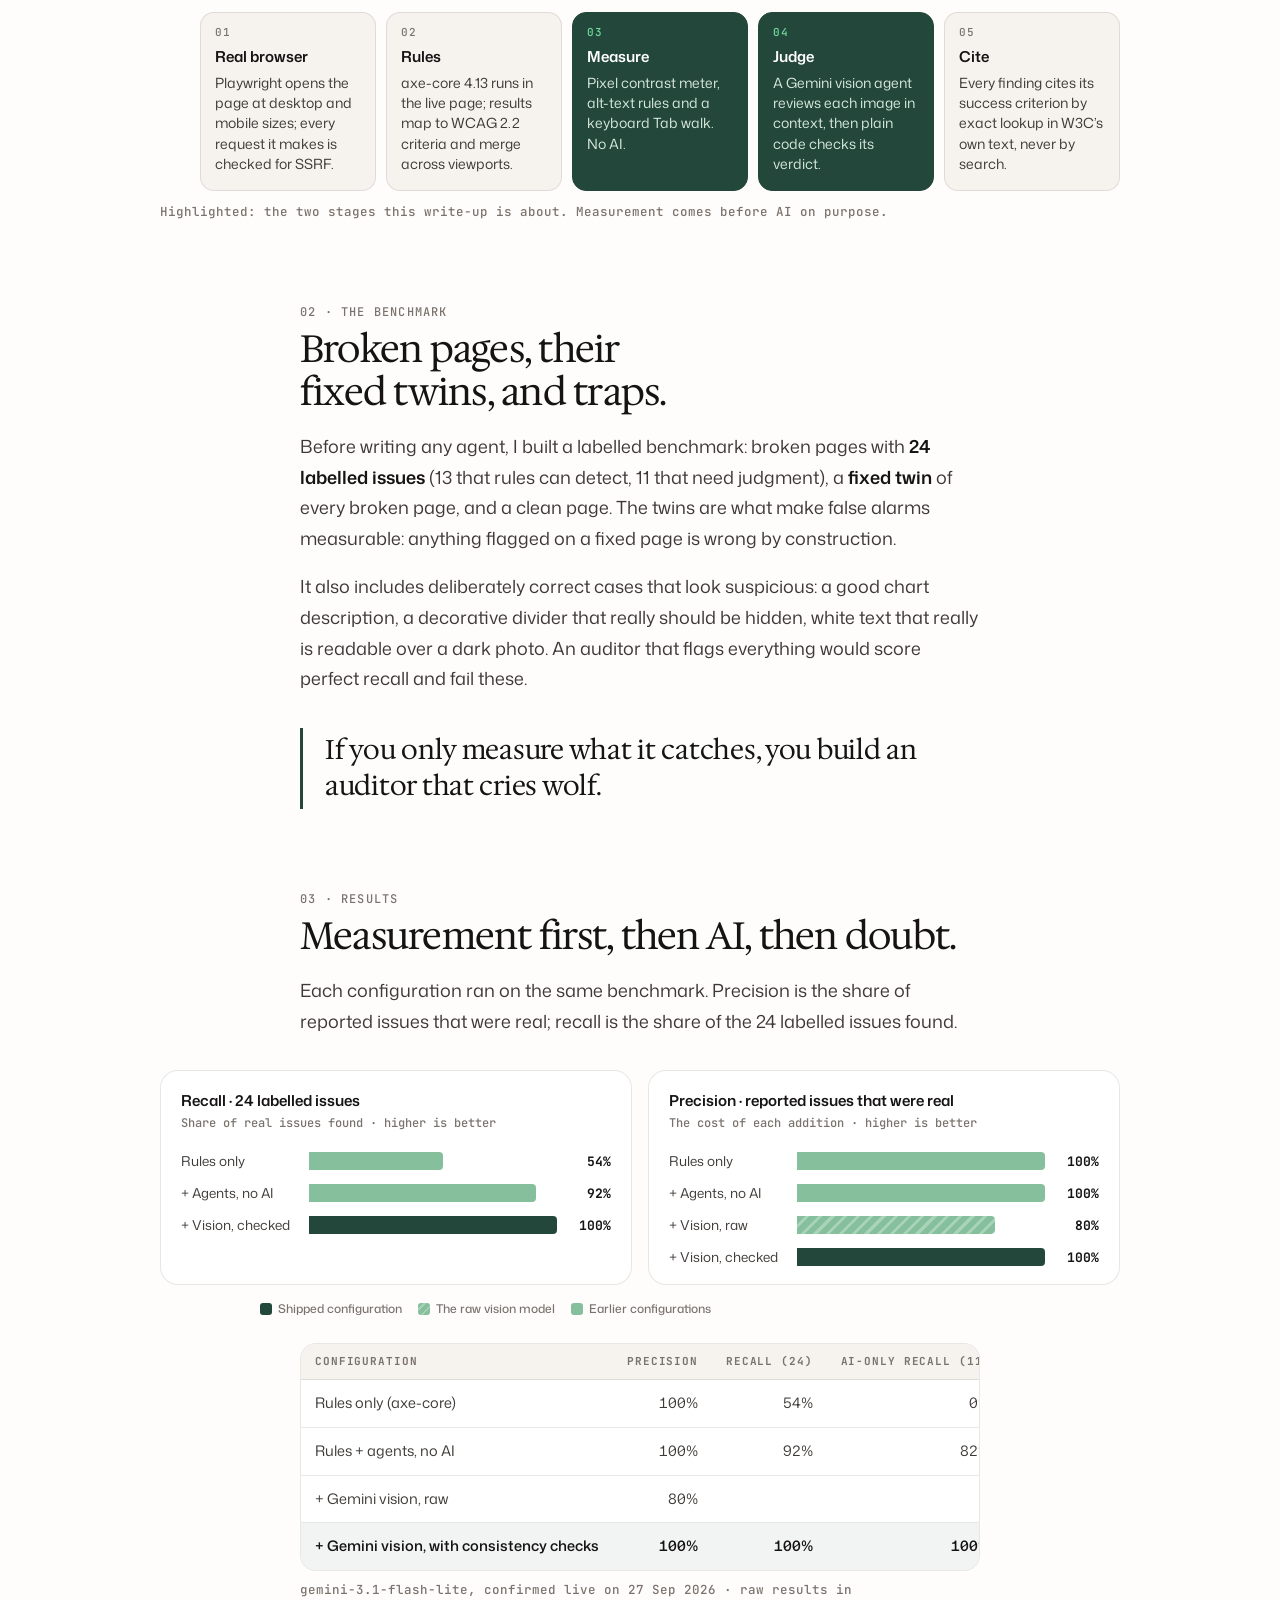
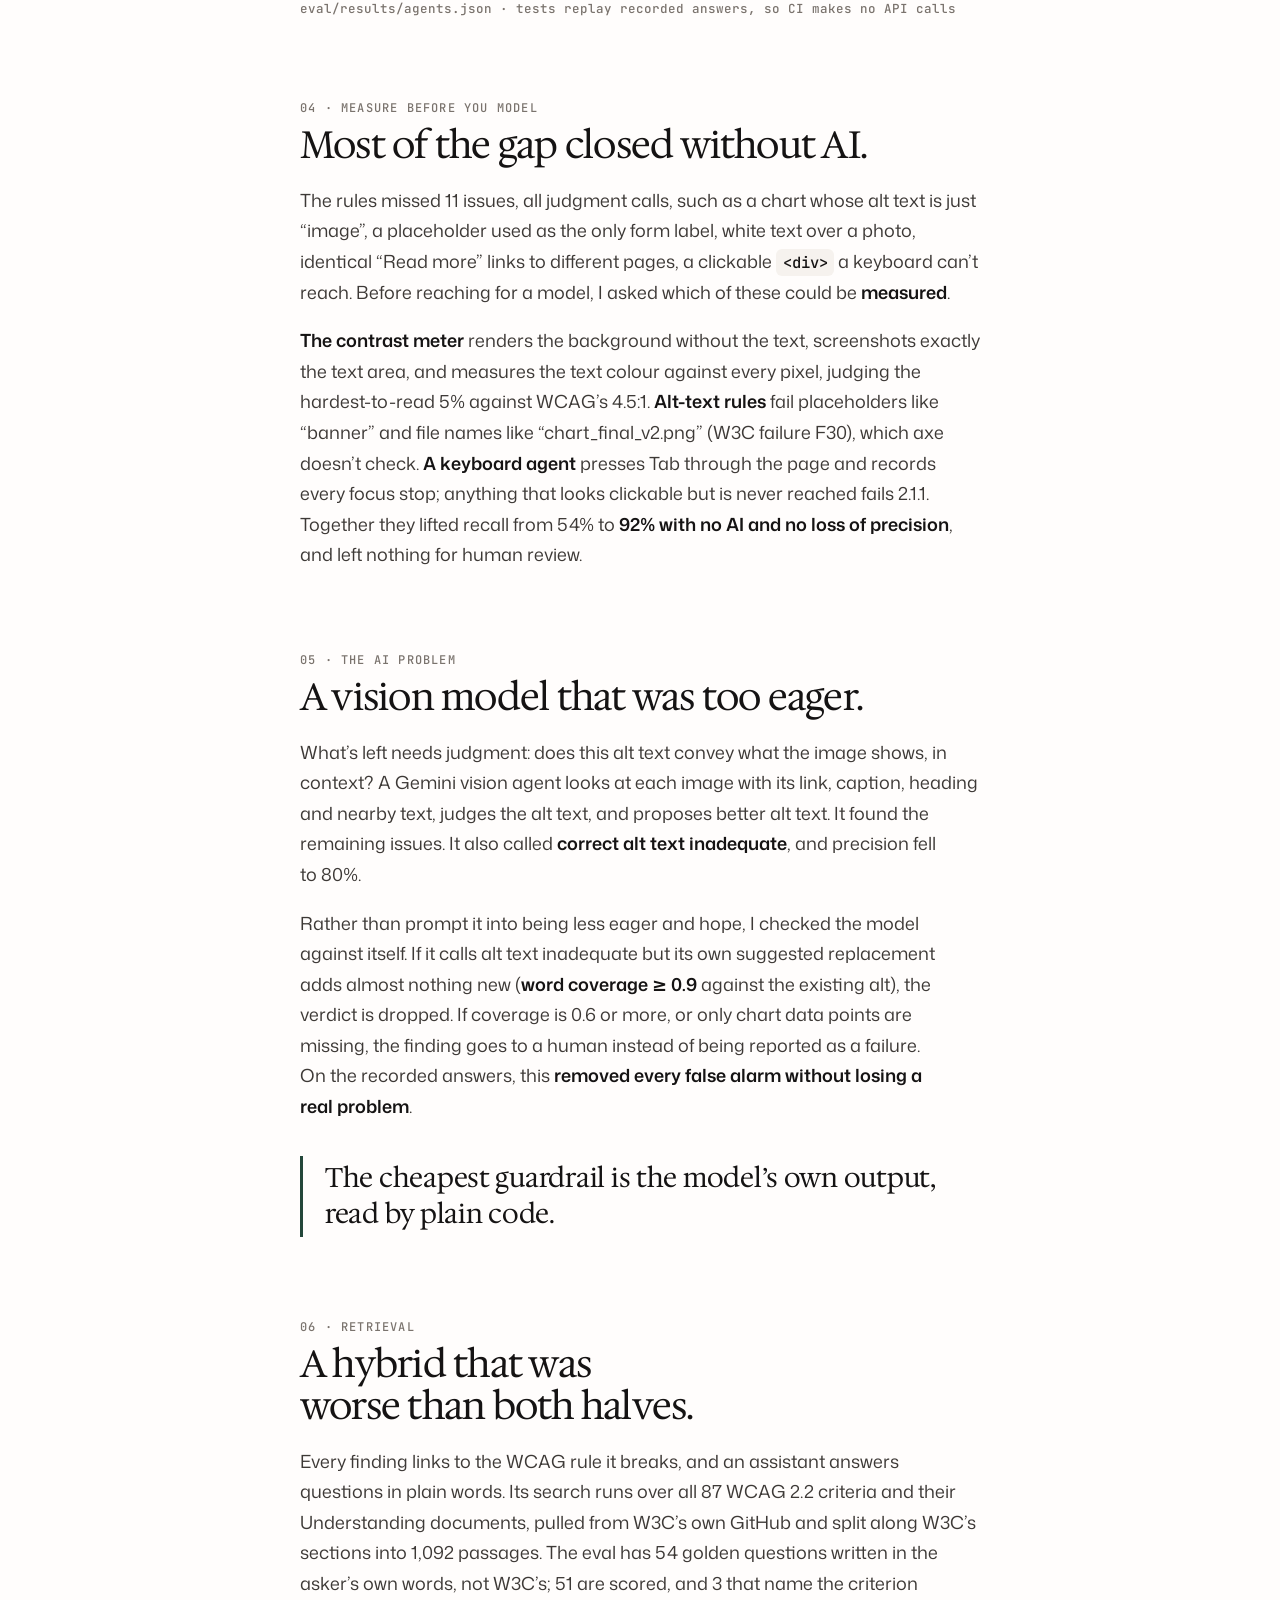
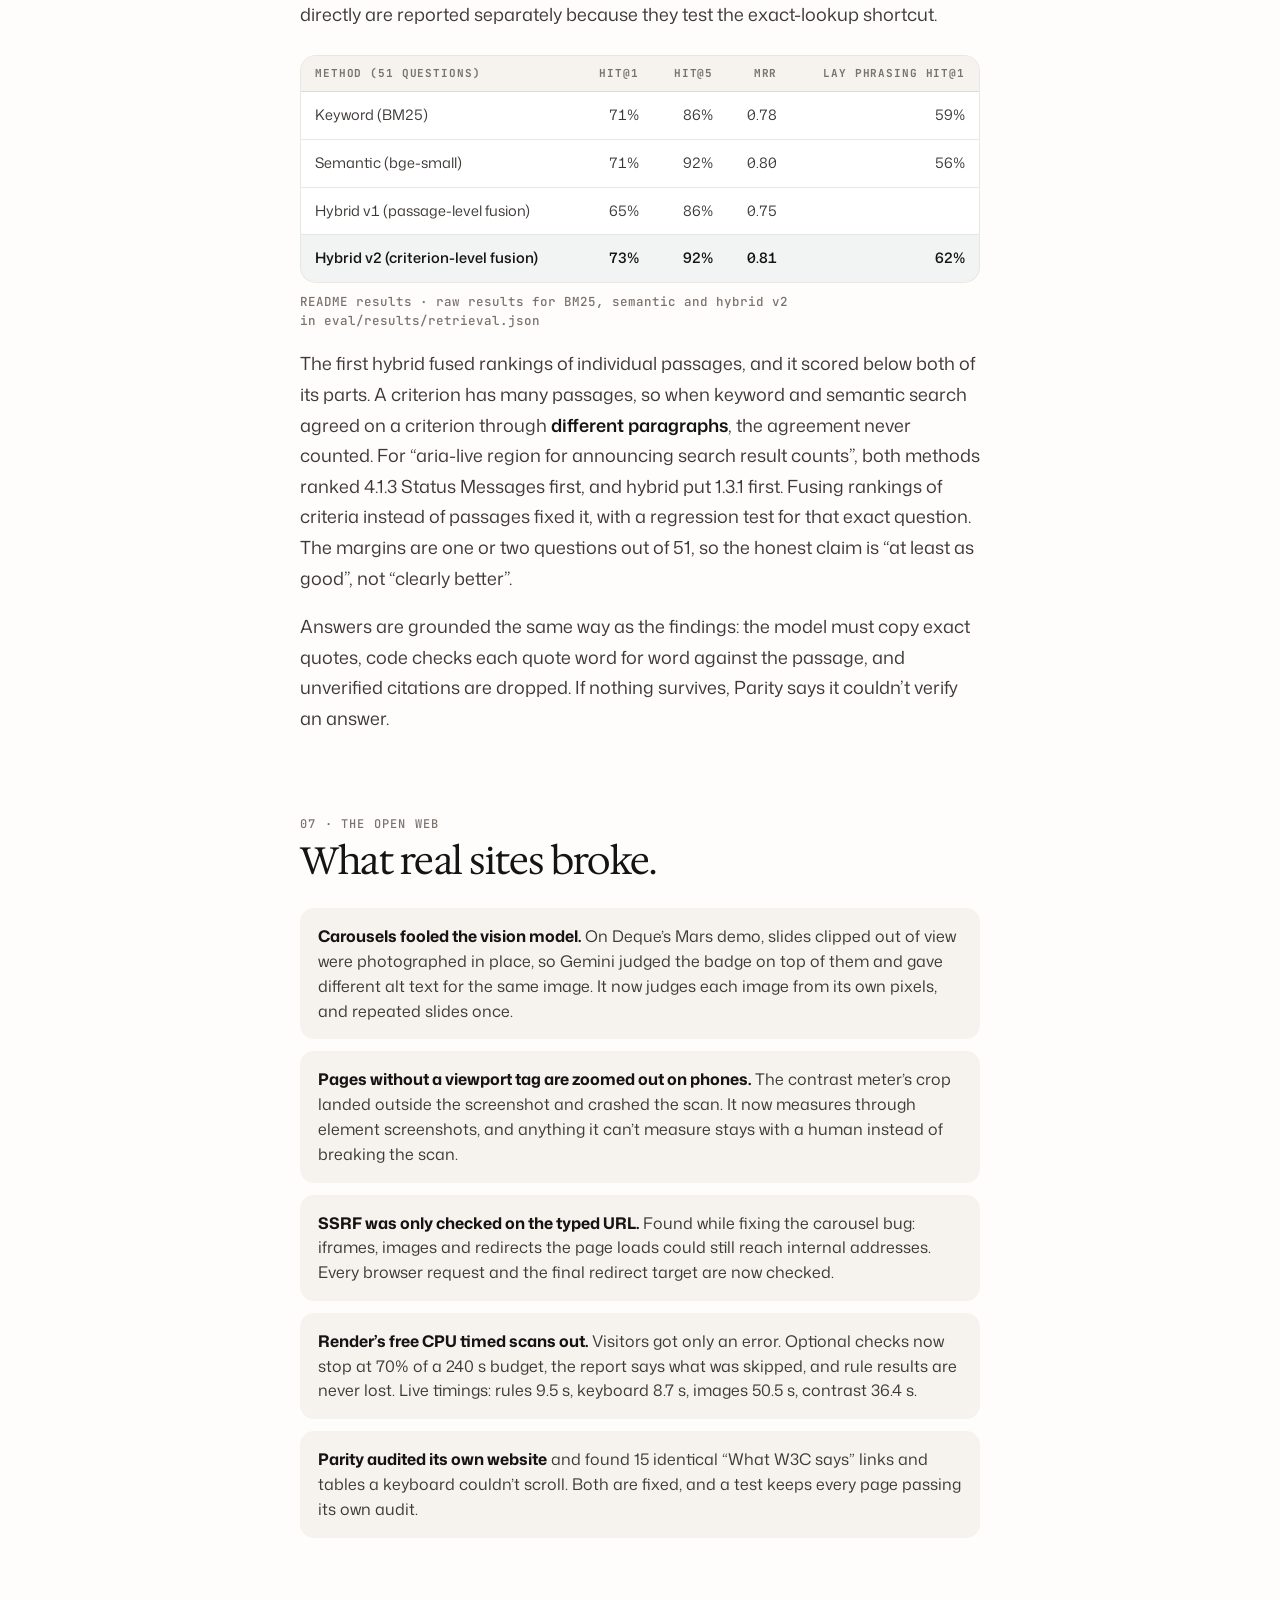
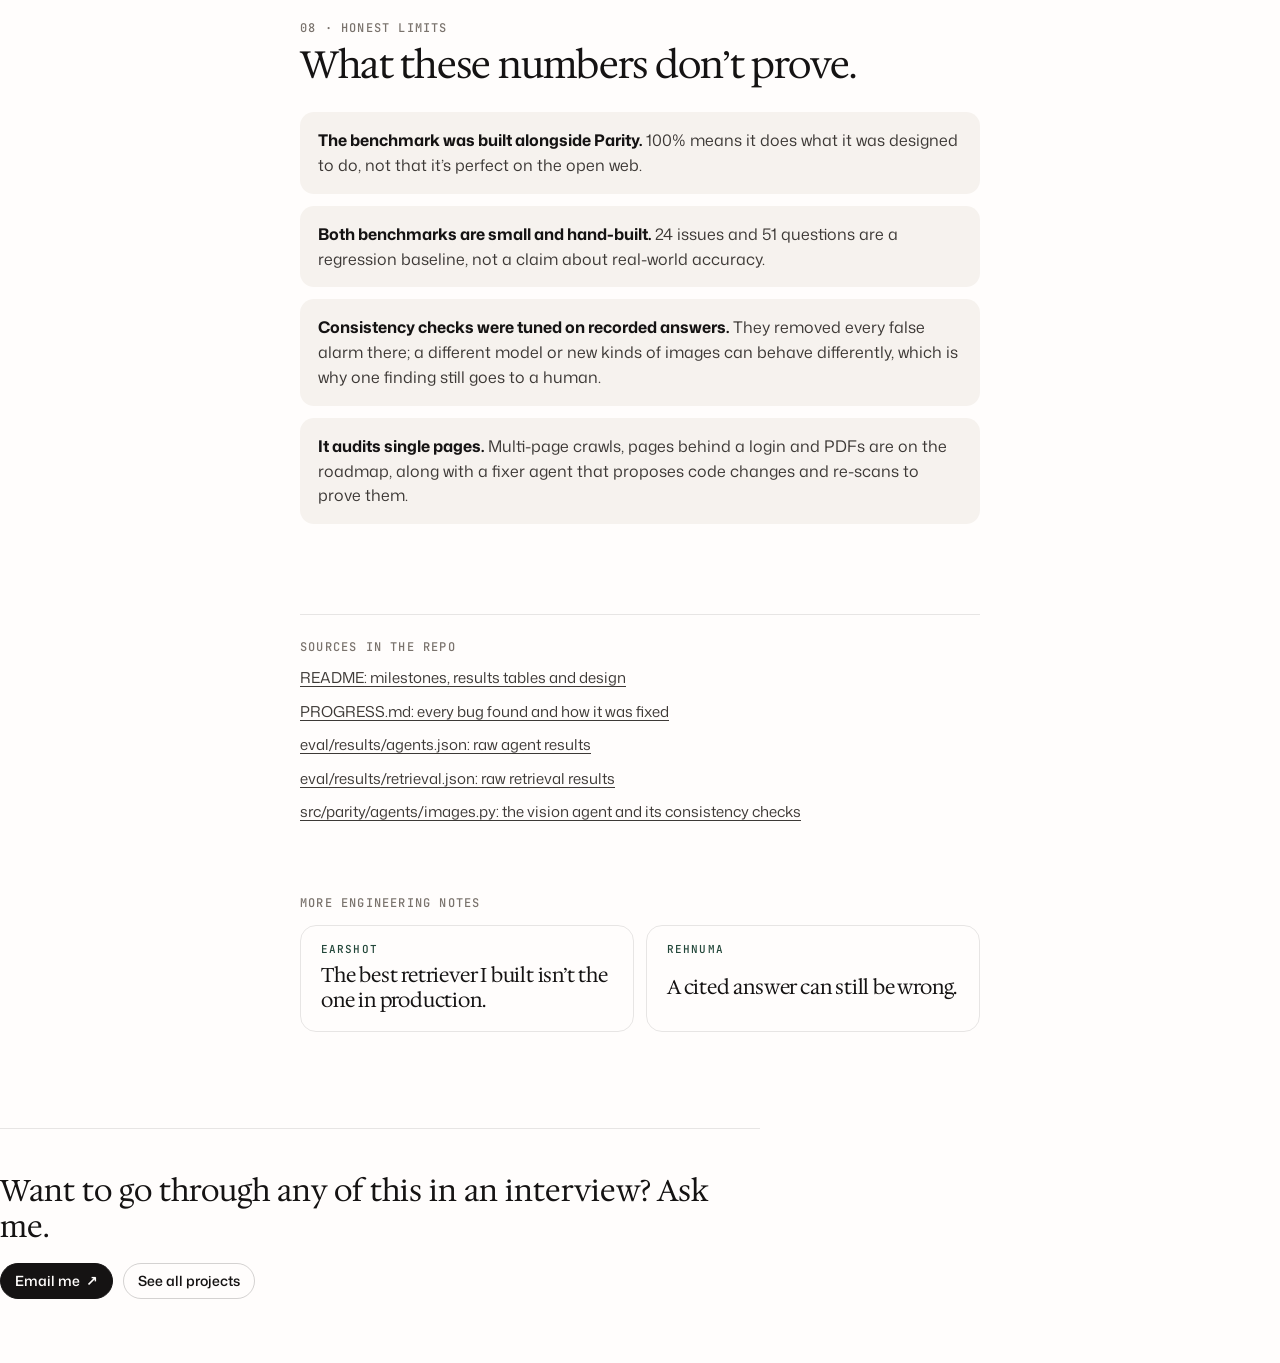
<file: notes/parity-doubt.html>
<!doctype html>
<html lang="en">
<head>
  <meta charset="utf-8">
  <meta name="viewport" content="width=device-width, initial-scale=1, viewport-fit=cover">
  <title>Adding AI made my auditor worse · Muhammad Zain ul Abideen</title>
  <meta name="description" content="Engineering notes on Parity, an AI web-accessibility auditor: a labelled benchmark with fixed twins, measurement agents before AI, a vision model that cut precision to 80%, and the consistency checks that brought it back to 100%.">
  <meta name="theme-color" content="#fffdfc">
  <link rel="icon" href="data:image/svg+xml,%3Csvg xmlns='http://www.w3.org/2000/svg' viewBox='0 0 64 64'%3E%3Crect width='64' height='64' rx='14' fill='%23151313'/%3E%3Ctext x='32' y='44' font-family='Georgia,serif' font-size='36' fill='%23fffdfc' text-anchor='middle'%3Ez%3C/text%3E%3C/svg%3E">
  <link rel="preload" href="../fonts/hedvig-serif.woff2" as="font" type="font/woff2" crossorigin>
  <link rel="preload" href="../fonts/mona-sans.woff2" as="font" type="font/woff2" crossorigin>
  <link rel="stylesheet" href="../css/fonts.css">
  <link rel="stylesheet" href="notes.css">
</head>
<body>
  <div class="bar" id="bar" aria-hidden="true"></div>
  <nav class="top" aria-label="Site">
    <a class="top__back" href="../#approach">← Back to the portfolio</a>
  </nav>

  <main>
    <header class="hd wrap">
      <p class="kicker"><b>Engineering notes</b> · Parity · September 2026 · 8 min read</p>
      <h1>Adding AI made my auditor worse, until it learned to doubt itself.</h1>
      <p class="dek">Parity opens a website in a real browser and audits it the way a screen-reader user, a keyboard-only user and a low-vision user would experience it. This is how I measured it before adding AI, why the first vision model cut precision to 80%, and the cheap consistency checks that brought it back to 100% without losing a real problem.</p>
      <div class="meta">
        <a class="pill pill--dark" href="https://parity-iota-puce.vercel.app" target="_blank" rel="noopener">Try Parity <span aria-hidden="true">↗</span></a>
        <a class="pill" href="https://github.com/MoZainUlAbideen/Parity" target="_blank" rel="noopener">Source on GitHub <span aria-hidden="true">↗</span></a>
      </div>
    </header>

    <div class="wrap reveal">
      <section class="tldr" aria-labelledby="tldr">
        <h2 id="tldr">The short version</h2>
        <ul>
          <li>A standard rule engine (axe-core) caught <b>54% of 24 labelled issues</b>. Every one it missed was a judgment call.</li>
          <li>Measurement agents with <b>no AI at all</b>, a pixel contrast meter, alt-text rules and a keyboard walk, raised recall to <b>92%</b> at 100% precision.</li>
          <li>Adding a Gemini vision agent caught the rest, but <b>precision fell to 80%</b>: it flagged correct alt text as inadequate.</li>
          <li>Two consistency checks on the model’s own output restored <b>100% precision and 100% recall</b>, with zero false alarms on the fixed pages.</li>
          <li>In retrieval, a hybrid search was <b>worse than both of its parts</b> until it fused rankings at the right level.</li>
        </ul>
      </section>
    </div>

    <article class="wrap">
      <h2 class="reveal"><small>01 · The problem</small>Most of the web locks someone out.</h2>
      <p class="reveal">About 1 in 6 people live with a disability, and 95.9% of the top million homepages fail automated WCAG checks (WebAIM Million 2026). Automated checkers are good at what rules can decide: a missing label, an empty link. They can’t decide whether alt text actually describes an image, whether white text over a photo is readable, or whether a keyboard can reach a button. That gap is where an AI should help, if it can be trusted.</p>
      <p class="reveal">So every finding Parity reports carries an honest label: <code>auto-verified</code> when a deterministic rule or measurement confirmed it, <code>ai-high-confidence</code> when an agent found it and is at least 80% sure, and <code>needs-review</code> when a human should check.</p>
    </article>

    <div class="wide">
      <ol class="flow reveal" aria-label="Parity pipeline">
        <li><b>Real browser</b>Playwright opens the page at desktop and mobile sizes; every request it makes is checked for SSRF.</li>
        <li><b>Rules</b>axe-core 4.13 runs in the live page; results map to WCAG 2.2 criteria and merge across viewports.</li>
        <li class="is-key"><b>Measure</b>Pixel contrast meter, alt-text rules and a keyboard Tab walk. No AI.</li>
        <li class="is-key"><b>Judge</b>A Gemini vision agent reviews each image in context, then plain code checks its verdict.</li>
        <li><b>Cite</b>Every finding cites its success criterion by exact lookup in W3C’s own text, never by search.</li>
      </ol>
      <p class="flow__cap wrap" style="padding:0">Highlighted: the two stages this write-up is about. Measurement comes before AI on purpose.</p>
    </div>

    <article class="wrap">
      <h2 class="reveal"><small>02 · The benchmark</small>Broken pages, their fixed twins, and traps.</h2>
      <p class="reveal">Before writing any agent, I built a labelled benchmark: broken pages with <strong>24 labelled issues</strong> (13 that rules can detect, 11 that need judgment), a <strong>fixed twin</strong> of every broken page, and a clean page. The twins are what make false alarms measurable: anything flagged on a fixed page is wrong by construction.</p>
      <p class="reveal">It also includes deliberately correct cases that look suspicious: a good chart description, a decorative divider that really should be hidden, white text that really is readable over a dark photo. An auditor that flags everything would score perfect recall and fail these.</p>
      <p class="pull reveal">If you only measure what it catches, you build an auditor that cries wolf.</p>

      <h2 class="reveal"><small>03 · Results</small>Measurement first, then AI, then doubt.</h2>
      <p class="reveal">Each configuration ran on the same benchmark. Precision is the share of reported issues that were real; recall is the share of the 24 labelled issues found.</p>
    </article>

    <div class="wide">
      <div class="charts">
        <figure class="chart reveal">
          <h3>Recall · 24 labelled issues</h3>
          <p class="sub">Share of real issues found · higher is better</p>
          <div class="rows">
            <div class="row" style="--v:.5417" data-tip="Rules only (axe-core) · 13 of 24 · recall 54%"><span>Rules only</span><div class="track"><i class="fill"></i></div><b>54%</b></div>
            <div class="row" style="--v:.9167" data-tip="Rules + agents, no AI · 22 of 24 · recall 92%"><span>+ Agents, no AI</span><div class="track"><i class="fill"></i></div><b>92%</b></div>
            <div class="row is-best" style="--v:1" data-tip="Everything, with consistency checks · 24 of 24 · recall 100%"><span>+ Vision, checked</span><div class="track"><i class="fill"></i></div><b>100%</b></div>
          </div>
        </figure>
        <figure class="chart reveal">
          <h3>Precision · reported issues that were real</h3>
          <p class="sub">The cost of each addition · higher is better</p>
          <div class="rows">
            <div class="row" style="--v:1" data-tip="Rules only · precision 100%"><span>Rules only</span><div class="track"><i class="fill"></i></div><b>100%</b></div>
            <div class="row" style="--v:1" data-tip="Rules + agents, no AI · precision 100%"><span>+ Agents, no AI</span><div class="track"><i class="fill"></i></div><b>100%</b></div>
            <div class="row is-prod" style="--v:.8" data-tip="+ Gemini vision, before consistency checks · precision 80% · false alarms on correct alt text"><span>+ Vision, raw</span><div class="track"><i class="fill"></i></div><b>80%</b></div>
            <div class="row is-best" style="--v:1" data-tip="+ Gemini vision, with consistency checks · precision 100%"><span>+ Vision, checked</span><div class="track"><i class="fill"></i></div><b>100%</b></div>
          </div>
        </figure>
      </div>
      <div class="wrap" style="padding:0">
        <p class="legend"><span><i class="best"></i>Shipped configuration</span><span><i class="prod"></i>The raw vision model</span><span><i></i>Earlier configurations</span></p>
      </div>
    </div>

    <article class="wrap">
      <div class="tbl reveal">
        <table>
          <thead><tr><th scope="col">Configuration</th><th scope="col">Precision</th><th scope="col">Recall (24)</th><th scope="col">AI-only recall (11)</th><th scope="col">False alarms on fixed pages</th><th scope="col">Left for review</th></tr></thead>
          <tbody>
            <tr><td>Rules only (axe-core)</td><td>100%</td><td>54%</td><td>0%</td><td>0</td><td>5</td></tr>
            <tr><td>Rules + agents, no AI</td><td>100%</td><td>92%</td><td>82%</td><td>0</td><td>0</td></tr>
            <tr><td>+ Gemini vision, raw</td><td>80%</td><td></td><td></td><td></td><td></td></tr>
            <tr class="hl"><td>+ Gemini vision, with consistency checks</td><td>100%</td><td>100%</td><td>100%</td><td>0</td><td>1</td></tr>
          </tbody>
        </table>
      </div>
      <p class="tbl-cap">gemini-3.1-flash-lite, confirmed live on 27 Sep 2026 · raw results in eval/results/agents.json · tests replay recorded answers, so CI makes no API calls</p>

      <h2 class="reveal"><small>04 · Measure before you model</small>Most of the gap closed without AI.</h2>
      <p class="reveal">The rules missed 11 issues, all judgment calls, such as a chart whose alt text is just “image”, a placeholder used as the only form label, white text over a photo, identical “Read more” links to different pages, a clickable <code>&lt;div&gt;</code> a keyboard can’t reach. Before reaching for a model, I asked which of these could be <strong>measured</strong>.</p>
      <p class="reveal"><strong>The contrast meter</strong> renders the background without the text, screenshots exactly the text area, and measures the text colour against every pixel, judging the hardest-to-read 5% against WCAG’s 4.5:1. <strong>Alt-text rules</strong> fail placeholders like “banner” and file names like “chart_final_v2.png” (W3C failure F30), which axe doesn’t check. <strong>A keyboard agent</strong> presses Tab through the page and records every focus stop; anything that looks clickable but is never reached fails 2.1.1. Together they lifted recall from 54% to <strong>92% with no AI and no loss of precision</strong>, and left nothing for human review.</p>

      <h2 class="reveal"><small>05 · The AI problem</small>A vision model that was too eager.</h2>
      <p class="reveal">What’s left needs judgment: does this alt text convey what the image shows, in context? A Gemini vision agent looks at each image with its link, caption, heading and nearby text, judges the alt text, and proposes better alt text. It found the remaining issues. It also called <strong>correct alt text inadequate</strong>, and precision fell to 80%.</p>
      <p class="reveal">Rather than prompt it into being less eager and hope, I checked the model against itself. If it calls alt text inadequate but its own suggested replacement adds almost nothing new (<strong>word coverage ≥ 0.9</strong> against the existing alt), the verdict is dropped. If coverage is 0.6 or more, or only chart data points are missing, the finding goes to a human instead of being reported as a failure. On the recorded answers, this <strong>removed every false alarm without losing a real problem</strong>.</p>
      <p class="pull reveal">The cheapest guardrail is the model’s own output, read by plain code.</p>

      <h2 class="reveal"><small>06 · Retrieval</small>A hybrid that was worse than both halves.</h2>
      <p class="reveal">Every finding links to the WCAG rule it breaks, and an assistant answers questions in plain words. Its search runs over all 87 WCAG 2.2 criteria and their Understanding documents, pulled from W3C’s own GitHub and split along W3C’s sections into 1,092 passages. The eval has 54 golden questions written in the asker’s own words, not W3C’s; 51 are scored, and 3 that name the criterion directly are reported separately because they test the exact-lookup shortcut.</p>
      <div class="tbl reveal">
        <table>
          <thead><tr><th scope="col">Method (51 questions)</th><th scope="col">Hit@1</th><th scope="col">Hit@5</th><th scope="col">MRR</th><th scope="col">Lay phrasing hit@1</th></tr></thead>
          <tbody>
            <tr><td>Keyword (BM25)</td><td>71%</td><td>86%</td><td>0.78</td><td>59%</td></tr>
            <tr><td>Semantic (bge-small)</td><td>71%</td><td>92%</td><td>0.80</td><td>56%</td></tr>
            <tr><td>Hybrid v1 (passage-level fusion)</td><td>65%</td><td>86%</td><td>0.75</td><td></td></tr>
            <tr class="hl"><td>Hybrid v2 (criterion-level fusion)</td><td>73%</td><td>92%</td><td>0.81</td><td>62%</td></tr>
          </tbody>
        </table>
      </div>
      <p class="tbl-cap">README results · raw results for BM25, semantic and hybrid v2 in eval/results/retrieval.json</p>
      <p class="reveal">The first hybrid fused rankings of individual passages, and it scored below both of its parts. A criterion has many passages, so when keyword and semantic search agreed on a criterion through <strong>different paragraphs</strong>, the agreement never counted. For “aria-live region for announcing search result counts”, both methods ranked 4.1.3 Status Messages first, and hybrid put 1.3.1 first. Fusing rankings of criteria instead of passages fixed it, with a regression test for that exact question. The margins are one or two questions out of 51, so the honest claim is “at least as good”, not “clearly better”.</p>
      <p class="reveal">Answers are grounded the same way as the findings: the model must copy exact quotes, code checks each quote word for word against the passage, and unverified citations are dropped. If nothing survives, Parity says it couldn’t verify an answer.</p>

      <h2 class="reveal"><small>07 · The open web</small>What real sites broke.</h2>
      <ul class="lim reveal">
        <li><b>Carousels fooled the vision model.</b> On Deque’s Mars demo, slides clipped out of view were photographed in place, so Gemini judged the badge on top of them and gave different alt text for the same image. It now judges each image from its own pixels, and repeated slides once.</li>
        <li><b>Pages without a viewport tag are zoomed out on phones.</b> The contrast meter’s crop landed outside the screenshot and crashed the scan. It now measures through element screenshots, and anything it can’t measure stays with a human instead of breaking the scan.</li>
        <li><b>SSRF was only checked on the typed URL.</b> Found while fixing the carousel bug: iframes, images and redirects the page loads could still reach internal addresses. Every browser request and the final redirect target are now checked.</li>
        <li><b>Render’s free CPU timed scans out.</b> Visitors got only an error. Optional checks now stop at 70% of a 240 s budget, the report says what was skipped, and rule results are never lost. Live timings: rules 9.5 s, keyboard 8.7 s, images 50.5 s, contrast 36.4 s.</li>
        <li><b>Parity audited its own website</b> and found 15 identical “What W3C says” links and tables a keyboard couldn’t scroll. Both are fixed, and a test keeps every page passing its own audit.</li>
      </ul>

      <h2 class="reveal"><small>08 · Honest limits</small>What these numbers don’t prove.</h2>
      <ul class="lim reveal">
        <li><b>The benchmark was built alongside Parity.</b> 100% means it does what it was designed to do, not that it’s perfect on the open web.</li>
        <li><b>Both benchmarks are small and hand-built.</b> 24 issues and 51 questions are a regression baseline, not a claim about real-world accuracy.</li>
        <li><b>Consistency checks were tuned on recorded answers.</b> They removed every false alarm there; a different model or new kinds of images can behave differently, which is why one finding still goes to a human.</li>
        <li><b>It audits single pages.</b> Multi-page crawls, pages behind a login and PDFs are on the roadmap, along with a fixer agent that proposes code changes and re-scans to prove them.</li>
      </ul>

      <section class="src" aria-labelledby="src">
        <h2 id="src">Sources in the repo</h2>
        <ul>
          <li><a href="https://github.com/MoZainUlAbideen/Parity/blob/main/README.md" target="_blank" rel="noopener">README: milestones, results tables and design</a></li>
          <li><a href="https://github.com/MoZainUlAbideen/Parity/blob/main/PROGRESS.md" target="_blank" rel="noopener">PROGRESS.md: every bug found and how it was fixed</a></li>
          <li><a href="https://github.com/MoZainUlAbideen/Parity/blob/main/eval/results/agents.json" target="_blank" rel="noopener">eval/results/agents.json: raw agent results</a></li>
          <li><a href="https://github.com/MoZainUlAbideen/Parity/blob/main/eval/results/retrieval.json" target="_blank" rel="noopener">eval/results/retrieval.json: raw retrieval results</a></li>
          <li><a href="https://github.com/MoZainUlAbideen/Parity/blob/main/src/parity/agents/images.py" target="_blank" rel="noopener">src/parity/agents/images.py: the vision agent and its consistency checks</a></li>
        </ul>
      </section>

      <nav class="more" aria-label="More engineering notes">
        <h2>More engineering notes</h2>
        <a href="earshot-retrieval.html"><span>Earshot</span>The best retriever I built isn’t the one in production.</a>
        <a href="rehnuma-cited-but-wrong.html"><span>Rehnuma</span>A cited answer can still be wrong.</a>
      </nav>
    </article>

    <footer class="wrap end">
      <p>Want to go through any of this in an interview? Ask me.</p>
      <div>
        <a class="pill pill--dark" href="mailto:mu.zainulabideen@gmail.com">Email me <span aria-hidden="true">↗</span></a>
        <a class="pill" href="../#work">See all projects</a>
      </div>
    </footer>
  </main>

  <div class="tip" id="tip" role="presentation"></div>
  <script src="notes.js" defer></script>
</body>
</html>
</file>
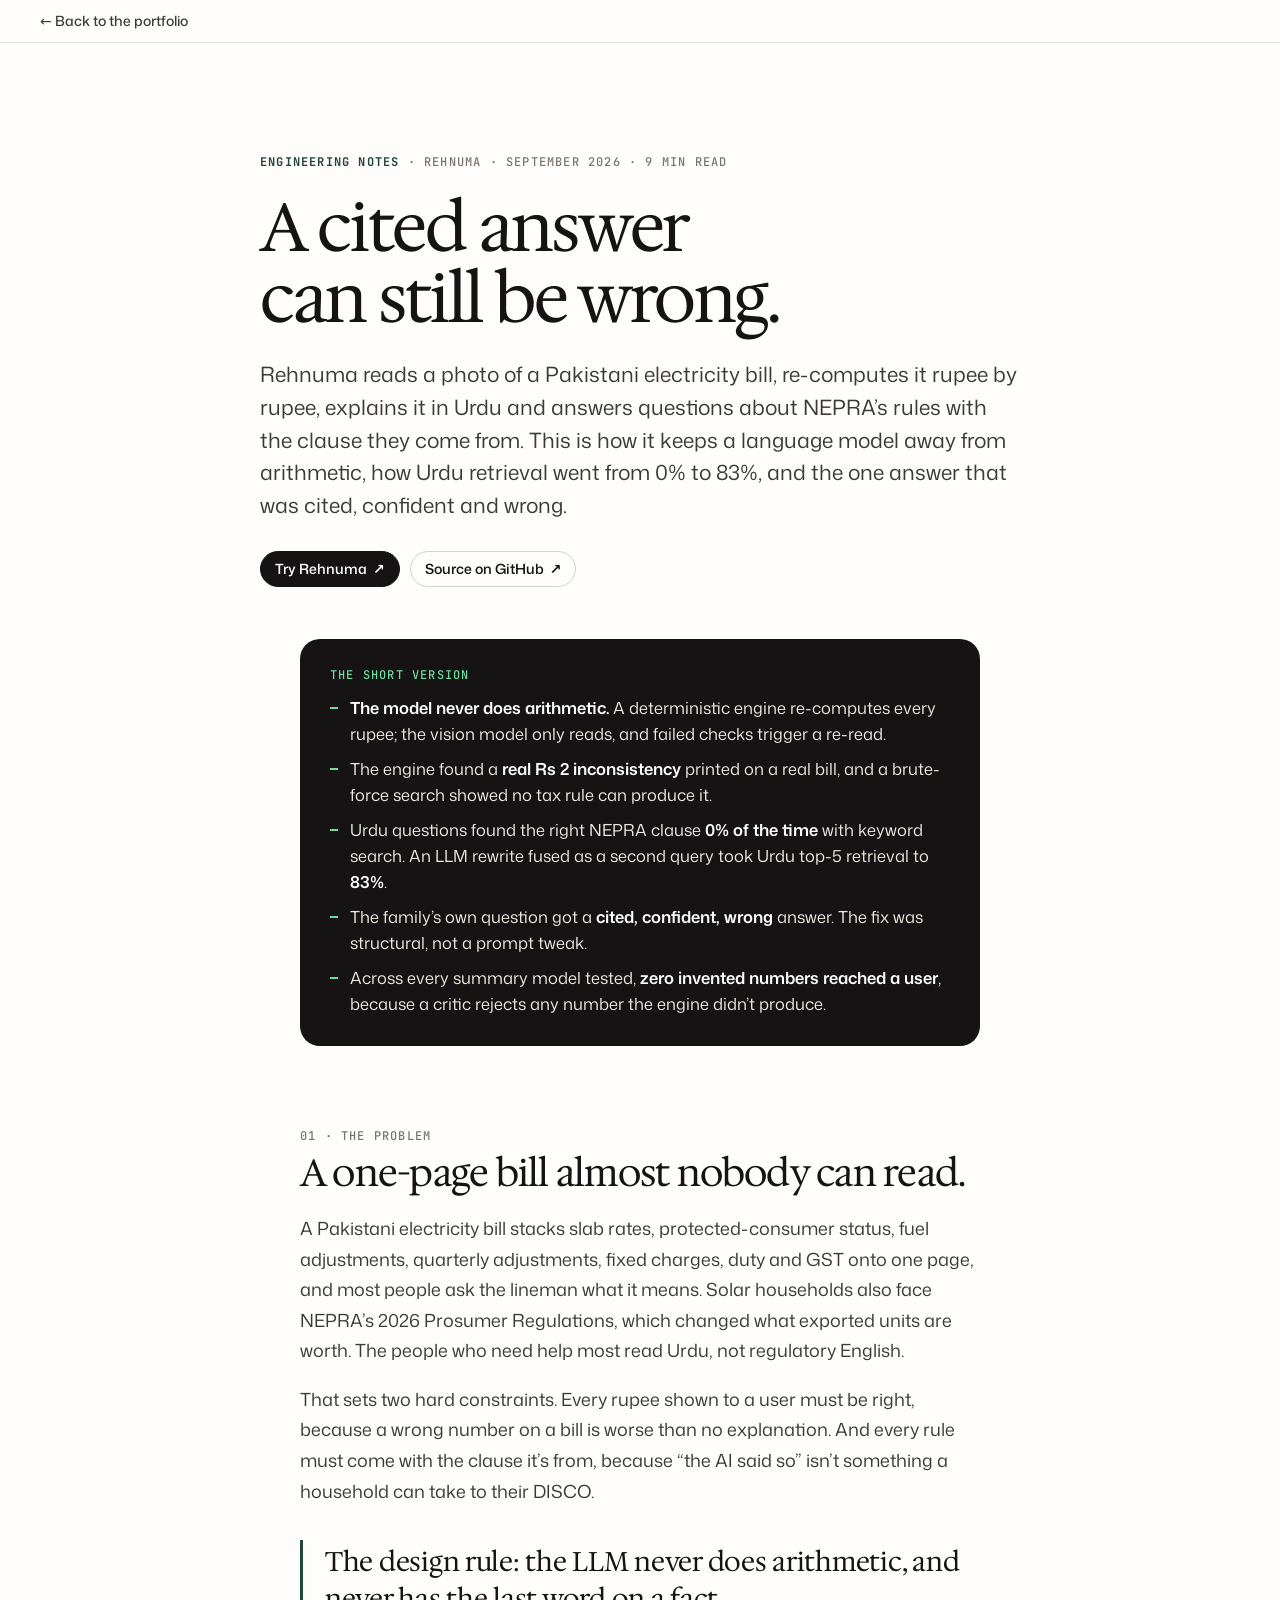
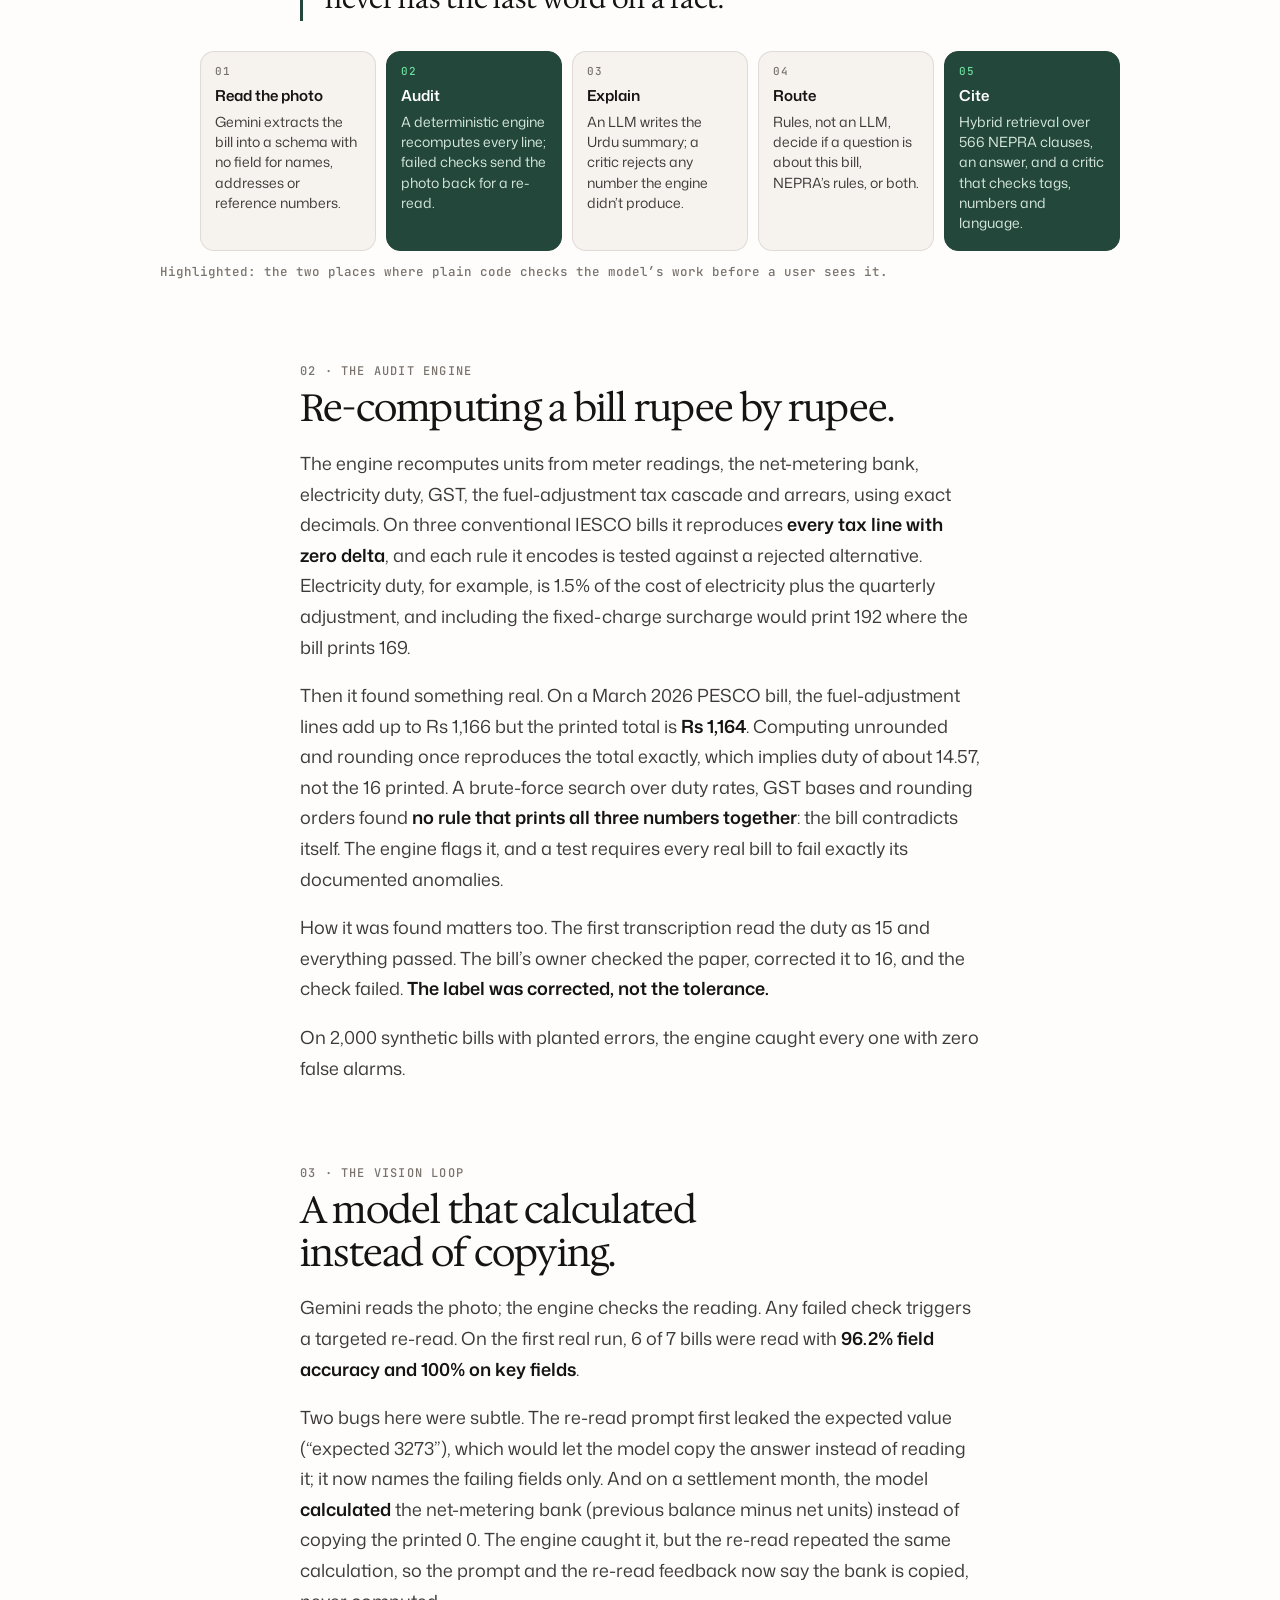
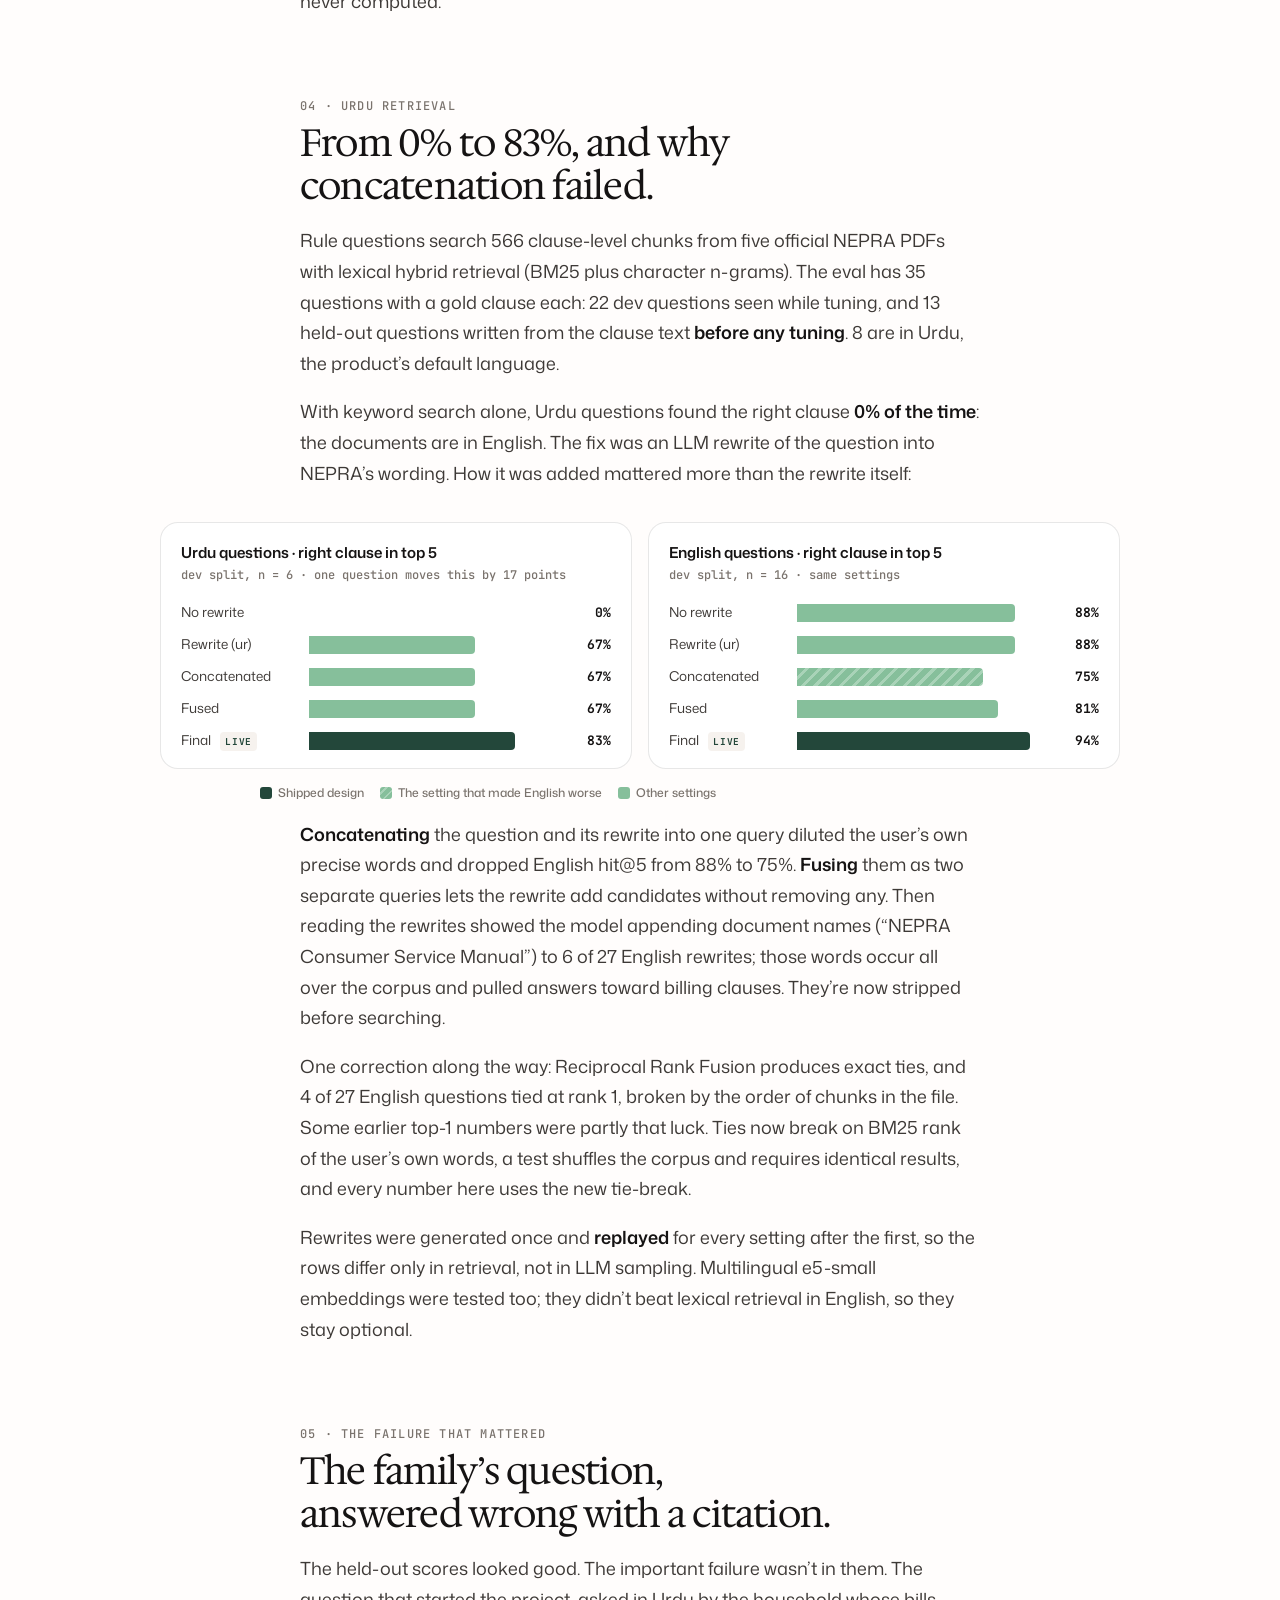
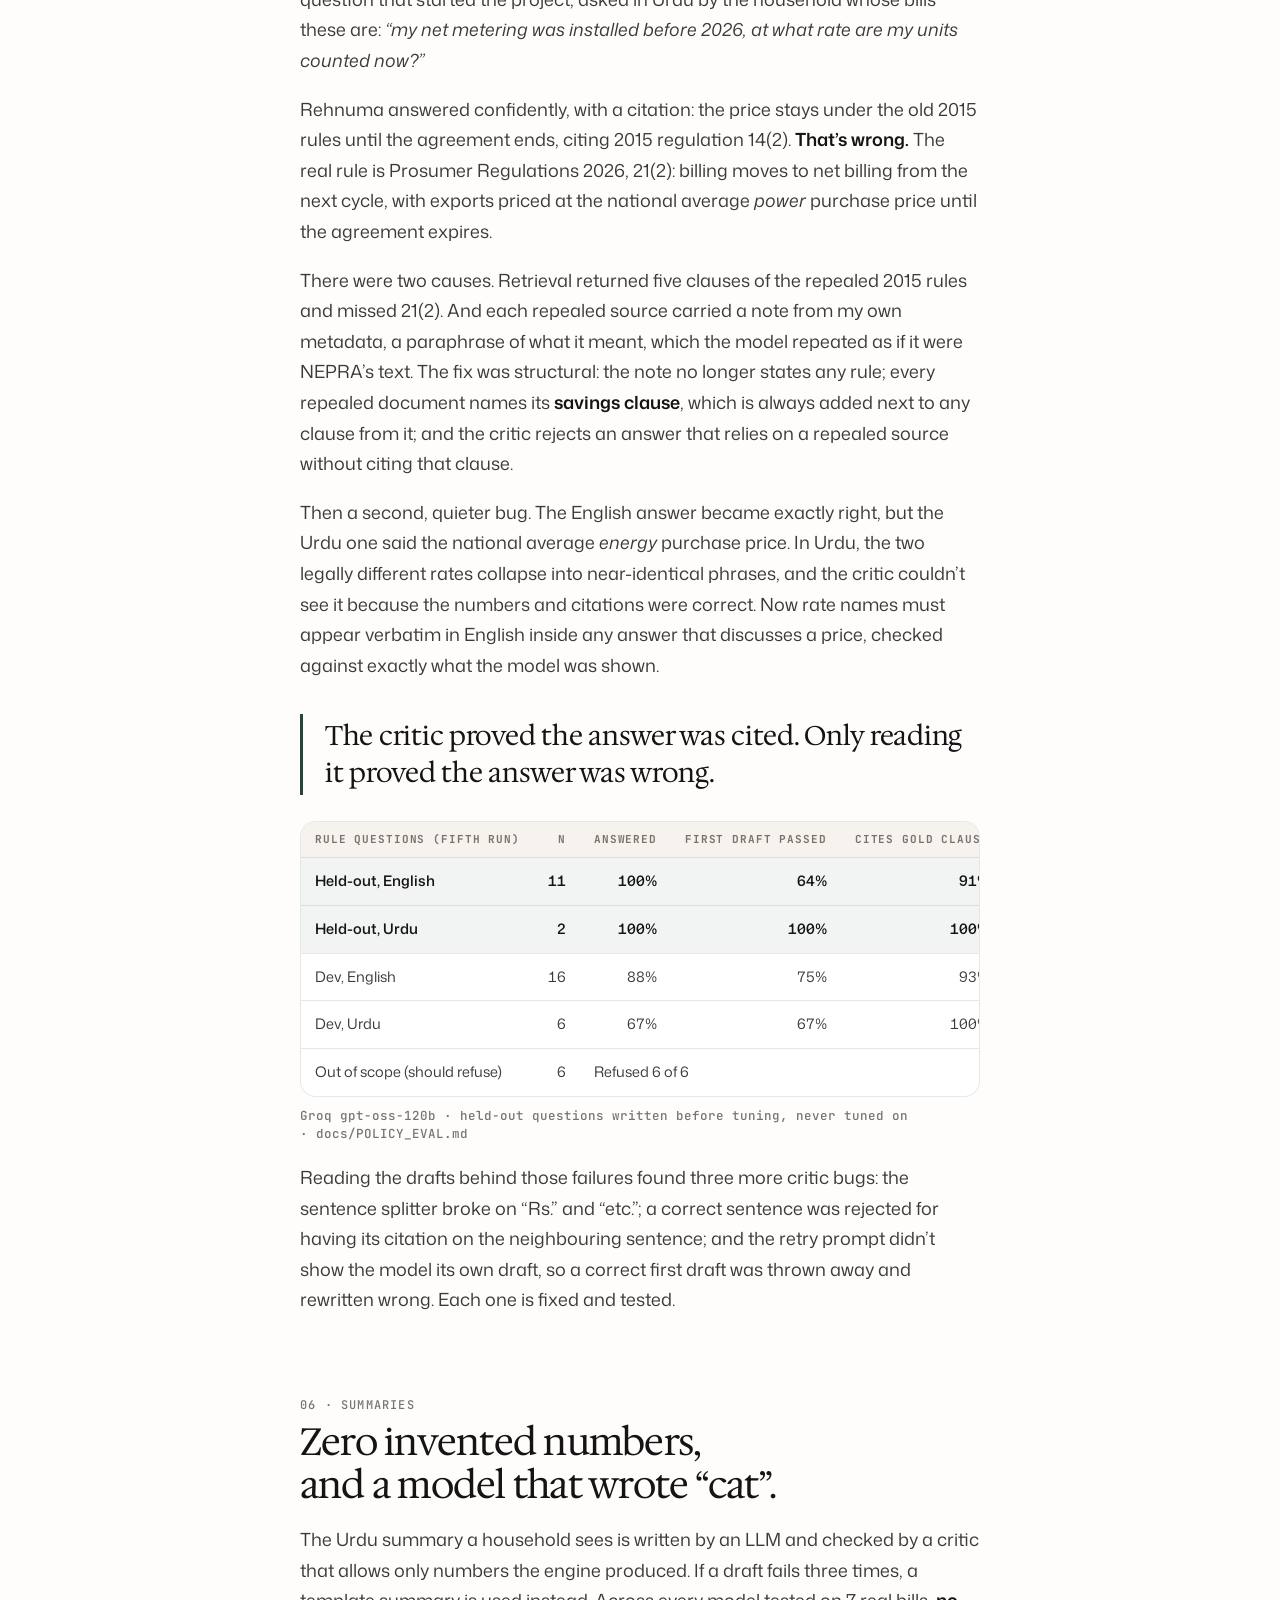
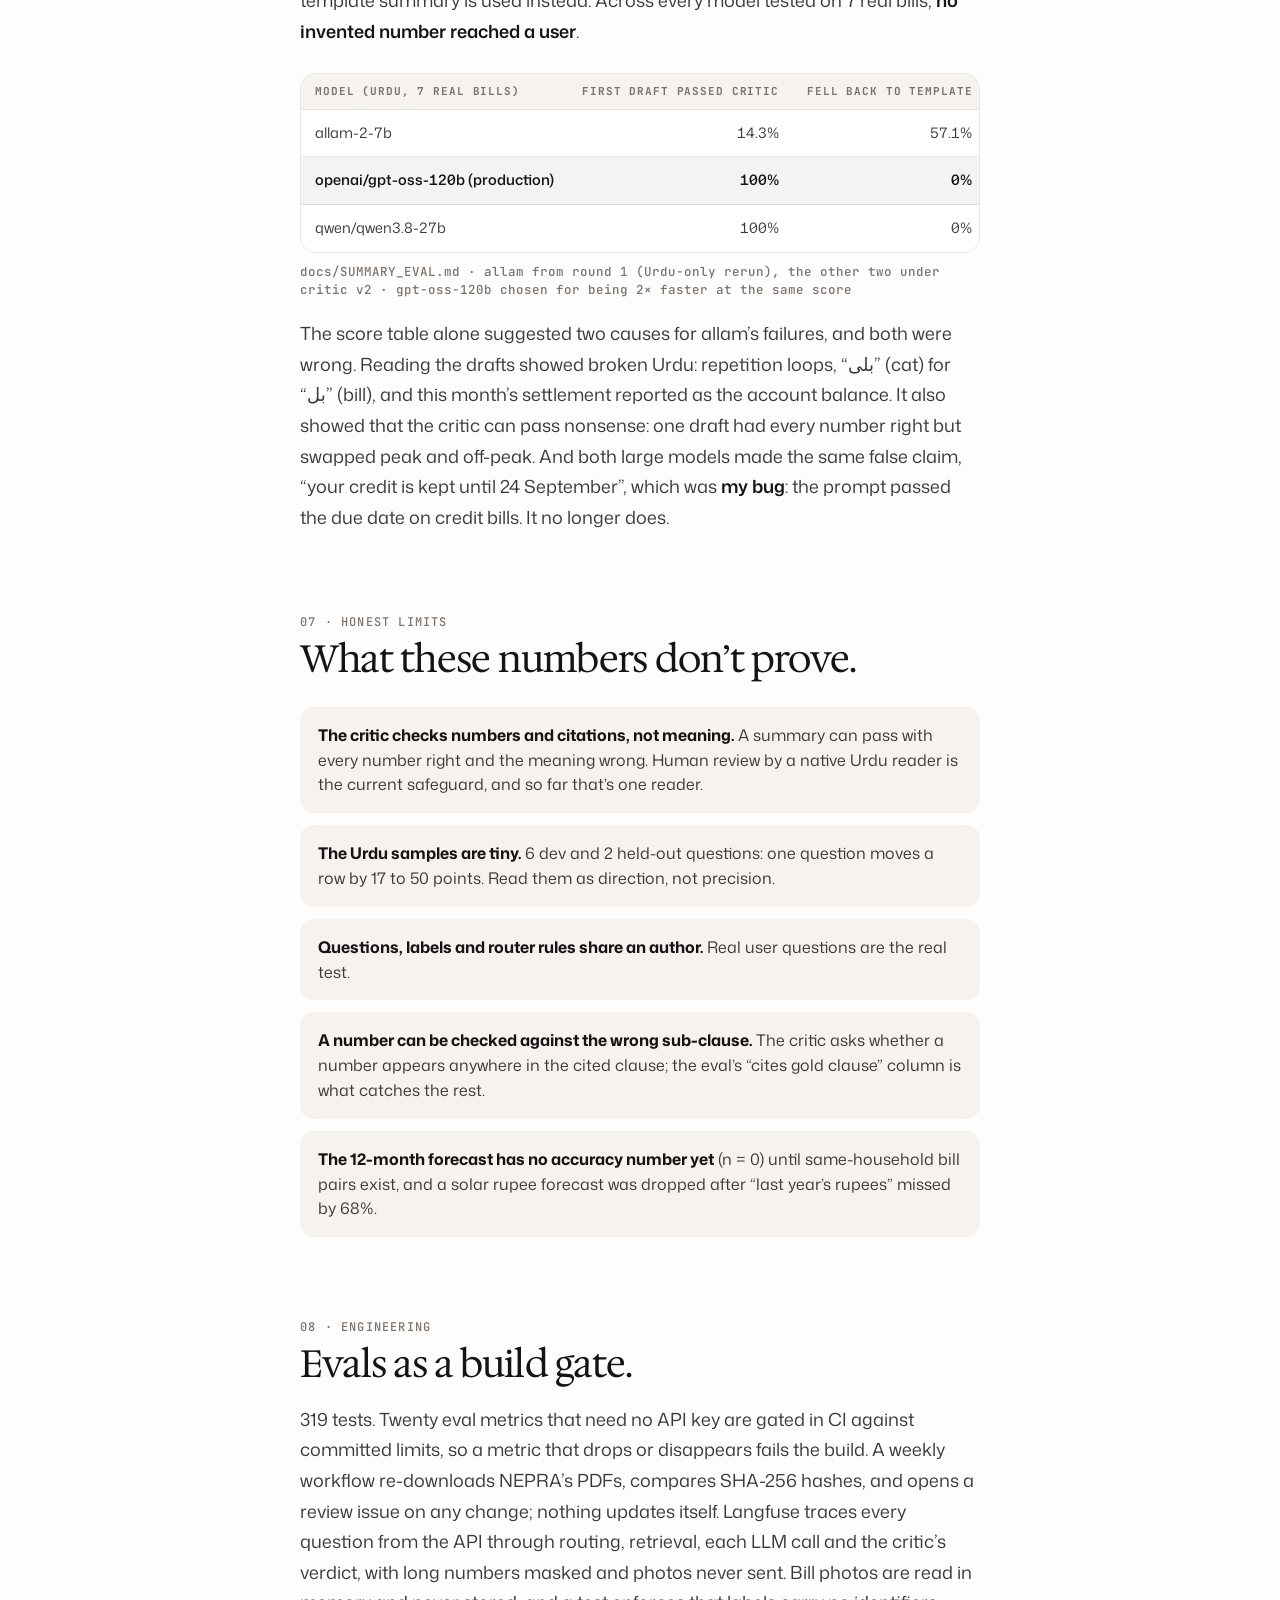
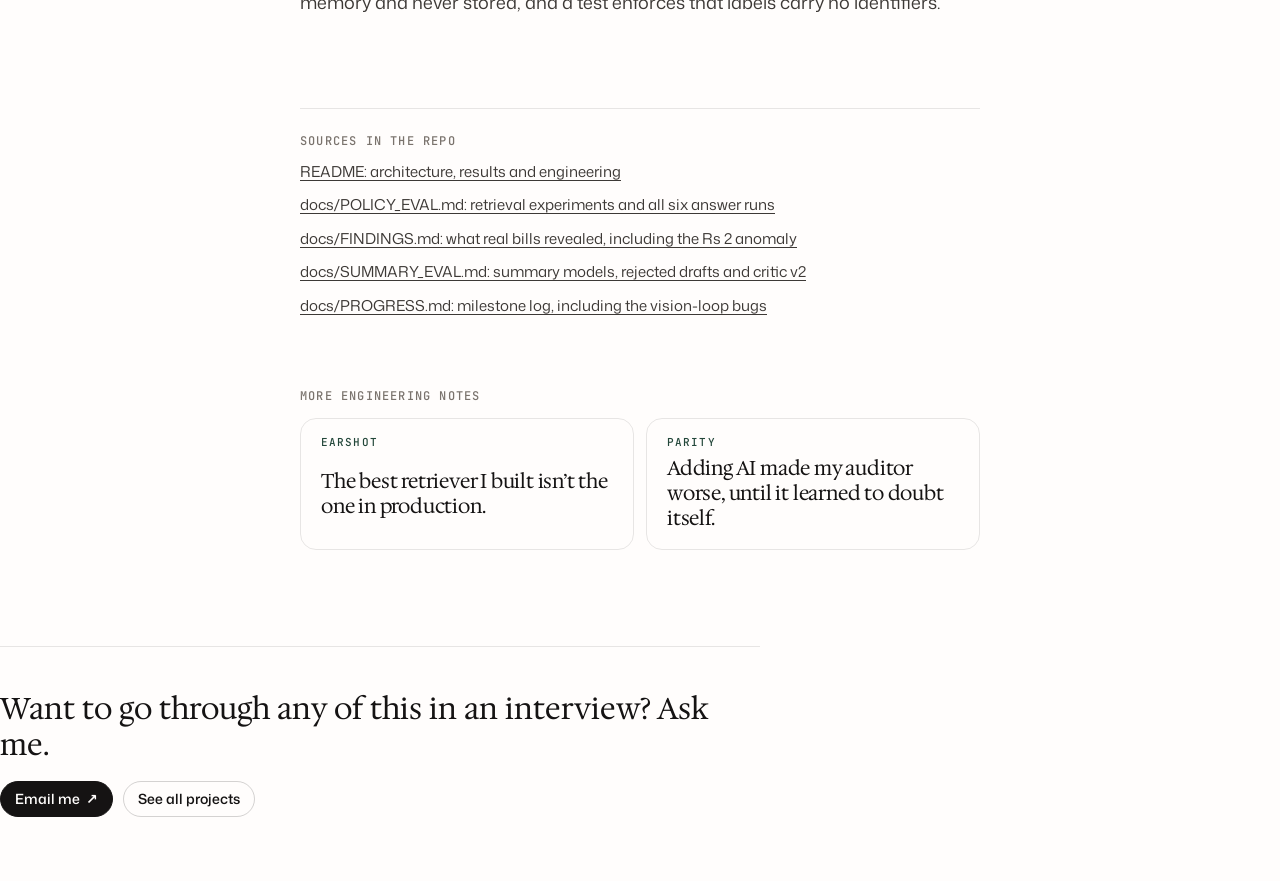
<file: notes/rehnuma-cited-but-wrong.html>
<!doctype html>
<html lang="en">
<head>
  <meta charset="utf-8">
  <meta name="viewport" content="width=device-width, initial-scale=1, viewport-fit=cover">
  <title>A cited answer can still be wrong · Muhammad Zain ul Abideen</title>
  <meta name="description" content="Engineering notes on Rehnuma, an Urdu/English copilot for Pakistani electricity bills: a deterministic audit engine around a vision model, Urdu retrieval from 0% to 83%, and the confident, cited, wrong answer that changed the design.">
  <meta name="theme-color" content="#fffdfc">
  <link rel="icon" href="data:image/svg+xml,%3Csvg xmlns='http://www.w3.org/2000/svg' viewBox='0 0 64 64'%3E%3Crect width='64' height='64' rx='14' fill='%23151313'/%3E%3Ctext x='32' y='44' font-family='Georgia,serif' font-size='36' fill='%23fffdfc' text-anchor='middle'%3Ez%3C/text%3E%3C/svg%3E">
  <link rel="preload" href="../fonts/hedvig-serif.woff2" as="font" type="font/woff2" crossorigin>
  <link rel="preload" href="../fonts/mona-sans.woff2" as="font" type="font/woff2" crossorigin>
  <link rel="stylesheet" href="../css/fonts.css">
  <link rel="stylesheet" href="notes.css">
</head>
<body>
  <div class="bar" id="bar" aria-hidden="true"></div>
  <nav class="top" aria-label="Site">
    <a class="top__back" href="../#approach">← Back to the portfolio</a>
  </nav>

  <main>
    <header class="hd wrap">
      <p class="kicker"><b>Engineering notes</b> · Rehnuma · September 2026 · 9 min read</p>
      <h1>A cited answer can still be wrong.</h1>
      <p class="dek">Rehnuma reads a photo of a Pakistani electricity bill, re-computes it rupee by rupee, explains it in Urdu and answers questions about NEPRA’s rules with the clause they come from. This is how it keeps a language model away from arithmetic, how Urdu retrieval went from 0% to 83%, and the one answer that was cited, confident and wrong.</p>
      <div class="meta">
        <a class="pill pill--dark" href="https://rehnuma-kappa.vercel.app" target="_blank" rel="noopener">Try Rehnuma <span aria-hidden="true">↗</span></a>
        <a class="pill" href="https://github.com/MoZainUlAbideen/rehnuma" target="_blank" rel="noopener">Source on GitHub <span aria-hidden="true">↗</span></a>
      </div>
    </header>

    <div class="wrap reveal">
      <section class="tldr" aria-labelledby="tldr">
        <h2 id="tldr">The short version</h2>
        <ul>
          <li><b>The model never does arithmetic.</b> A deterministic engine re-computes every rupee; the vision model only reads, and failed checks trigger a re-read.</li>
          <li>The engine found a <b>real Rs 2 inconsistency</b> printed on a real bill, and a brute-force search showed no tax rule can produce it.</li>
          <li>Urdu questions found the right NEPRA clause <b>0% of the time</b> with keyword search. An LLM rewrite fused as a second query took Urdu top-5 retrieval to <b>83%</b>.</li>
          <li>The family’s own question got a <b>cited, confident, wrong</b> answer. The fix was structural, not a prompt tweak.</li>
          <li>Across every summary model tested, <b>zero invented numbers reached a user</b>, because a critic rejects any number the engine didn’t produce.</li>
        </ul>
      </section>
    </div>

    <article class="wrap">
      <h2 class="reveal"><small>01 · The problem</small>A one-page bill almost nobody can read.</h2>
      <p class="reveal">A Pakistani electricity bill stacks slab rates, protected-consumer status, fuel adjustments, quarterly adjustments, fixed charges, duty and GST onto one page, and most people ask the lineman what it means. Solar households also face NEPRA’s 2026 Prosumer Regulations, which changed what exported units are worth. The people who need help most read Urdu, not regulatory English.</p>
      <p class="reveal">That sets two hard constraints. Every rupee shown to a user must be right, because a wrong number on a bill is worse than no explanation. And every rule must come with the clause it’s from, because “the AI said so” isn’t something a household can take to their DISCO.</p>
      <p class="pull reveal">The design rule: the LLM never does arithmetic, and never has the last word on a fact.</p>
    </article>

    <div class="wide">
      <ol class="flow reveal" aria-label="Rehnuma pipeline">
        <li><b>Read the photo</b>Gemini extracts the bill into a schema with no field for names, addresses or reference numbers.</li>
        <li class="is-key"><b>Audit</b>A deterministic engine recomputes every line; failed checks send the photo back for a re-read.</li>
        <li><b>Explain</b>An LLM writes the Urdu summary; a critic rejects any number the engine didn’t produce.</li>
        <li><b>Route</b>Rules, not an LLM, decide if a question is about this bill, NEPRA’s rules, or both.</li>
        <li class="is-key"><b>Cite</b>Hybrid retrieval over 566 NEPRA clauses, an answer, and a critic that checks tags, numbers and language.</li>
      </ol>
      <p class="flow__cap wrap" style="padding:0">Highlighted: the two places where plain code checks the model’s work before a user sees it.</p>
    </div>

    <article class="wrap">
      <h2 class="reveal"><small>02 · The audit engine</small>Re-computing a bill rupee by rupee.</h2>
      <p class="reveal">The engine recomputes units from meter readings, the net-metering bank, electricity duty, GST, the fuel-adjustment tax cascade and arrears, using exact decimals. On three conventional IESCO bills it reproduces <strong>every tax line with zero delta</strong>, and each rule it encodes is tested against a rejected alternative. Electricity duty, for example, is 1.5% of the cost of electricity plus the quarterly adjustment, and including the fixed-charge surcharge would print 192 where the bill prints 169.</p>
      <p class="reveal">Then it found something real. On a March 2026 PESCO bill, the fuel-adjustment lines add up to Rs 1,166 but the printed total is <strong>Rs 1,164</strong>. Computing unrounded and rounding once reproduces the total exactly, which implies duty of about 14.57, not the 16 printed. A brute-force search over duty rates, GST bases and rounding orders found <strong>no rule that prints all three numbers together</strong>: the bill contradicts itself. The engine flags it, and a test requires every real bill to fail exactly its documented anomalies.</p>
      <p class="reveal">How it was found matters too. The first transcription read the duty as 15 and everything passed. The bill’s owner checked the paper, corrected it to 16, and the check failed. <strong>The label was corrected, not the tolerance.</strong></p>
      <p class="reveal">On 2,000 synthetic bills with planted errors, the engine caught every one with zero false alarms.</p>

      <h2 class="reveal"><small>03 · The vision loop</small>A model that calculated instead of copying.</h2>
      <p class="reveal">Gemini reads the photo; the engine checks the reading. Any failed check triggers a targeted re-read. On the first real run, 6 of 7 bills were read with <strong>96.2% field accuracy and 100% on key fields</strong>.</p>
      <p class="reveal">Two bugs here were subtle. The re-read prompt first leaked the expected value (“expected 3273”), which would let the model copy the answer instead of reading it; it now names the failing fields only. And on a settlement month, the model <strong>calculated</strong> the net-metering bank (previous balance minus net units) instead of copying the printed 0. The engine caught it, but the re-read repeated the same calculation, so the prompt and the re-read feedback now say the bank is copied, never computed.</p>

      <h2 class="reveal"><small>04 · Urdu retrieval</small>From 0% to 83%, and why concatenation failed.</h2>
      <p class="reveal">Rule questions search 566 clause-level chunks from five official NEPRA PDFs with lexical hybrid retrieval (BM25 plus character n-grams). The eval has 35 questions with a gold clause each: 22 dev questions seen while tuning, and 13 held-out questions written from the clause text <strong>before any tuning</strong>. 8 are in Urdu, the product’s default language.</p>
      <p class="reveal">With keyword search alone, Urdu questions found the right clause <strong>0% of the time</strong>: the documents are in English. The fix was an LLM rewrite of the question into NEPRA’s wording. How it was added mattered more than the rewrite itself:</p>
    </article>

    <div class="wide">
      <div class="charts">
        <figure class="chart reveal">
          <h3>Urdu questions · right clause in top 5</h3>
          <p class="sub">dev split, n = 6 · one question moves this by 17 points</p>
          <div class="rows">
            <div class="row" style="--v:0" data-tip="No rewrite · Urdu hit@5 0%"><span>No rewrite</span><div class="track"><i class="fill"></i></div><b>0%</b></div>
            <div class="row" style="--v:.67" data-tip="Rewrite Urdu only · Urdu hit@5 67%"><span>Rewrite (ur)</span><div class="track"><i class="fill"></i></div><b>67%</b></div>
            <div class="row" style="--v:.67" data-tip="Rewrite all, concatenated · Urdu hit@5 67%"><span>Concatenated</span><div class="track"><i class="fill"></i></div><b>67%</b></div>
            <div class="row" style="--v:.67" data-tip="Rewrite all, fused (RRF) · Urdu hit@5 67%"><span>Fused</span><div class="track"><i class="fill"></i></div><b>67%</b></div>
            <div class="row is-best" style="--v:.83" data-tip="Fused, names stripped, new prompt · Urdu hit@5 83% · production"><span>Final <em class="tag">live</em></span><div class="track"><i class="fill"></i></div><b>83%</b></div>
          </div>
        </figure>
        <figure class="chart reveal">
          <h3>English questions · right clause in top 5</h3>
          <p class="sub">dev split, n = 16 · same settings</p>
          <div class="rows">
            <div class="row" style="--v:.88" data-tip="No rewrite · English hit@5 88%"><span>No rewrite</span><div class="track"><i class="fill"></i></div><b>88%</b></div>
            <div class="row" style="--v:.88" data-tip="Rewrite Urdu only · English unchanged at 88%"><span>Rewrite (ur)</span><div class="track"><i class="fill"></i></div><b>88%</b></div>
            <div class="row is-prod" style="--v:.75" data-tip="Rewrite all, concatenated · English hit@5 fell to 75%"><span>Concatenated</span><div class="track"><i class="fill"></i></div><b>75%</b></div>
            <div class="row" style="--v:.81" data-tip="Rewrite all, fused (RRF) · English hit@5 81%"><span>Fused</span><div class="track"><i class="fill"></i></div><b>81%</b></div>
            <div class="row is-best" style="--v:.94" data-tip="Fused, names stripped, new prompt · English hit@5 94% · production"><span>Final <em class="tag">live</em></span><div class="track"><i class="fill"></i></div><b>94%</b></div>
          </div>
        </figure>
      </div>
      <div class="wrap" style="padding:0">
        <p class="legend"><span><i class="best"></i>Shipped design</span><span><i class="prod"></i>The setting that made English worse</span><span><i></i>Other settings</span></p>
      </div>
    </div>

    <article class="wrap">
      <p class="reveal"><strong>Concatenating</strong> the question and its rewrite into one query diluted the user’s own precise words and dropped English hit@5 from 88% to 75%. <strong>Fusing</strong> them as two separate queries lets the rewrite add candidates without removing any. Then reading the rewrites showed the model appending document names (“NEPRA Consumer Service Manual”) to 6 of 27 English rewrites; those words occur all over the corpus and pulled answers toward billing clauses. They’re now stripped before searching.</p>
      <p class="reveal">One correction along the way: Reciprocal Rank Fusion produces exact ties, and 4 of 27 English questions tied at rank 1, broken by the order of chunks in the file. Some earlier top-1 numbers were partly that luck. Ties now break on BM25 rank of the user’s own words, a test shuffles the corpus and requires identical results, and every number here uses the new tie-break.</p>
      <p class="reveal">Rewrites were generated once and <strong>replayed</strong> for every setting after the first, so the rows differ only in retrieval, not in LLM sampling. Multilingual e5-small embeddings were tested too; they didn’t beat lexical retrieval in English, so they stay optional.</p>

      <h2 class="reveal"><small>05 · The failure that mattered</small>The family’s question, answered wrong with a citation.</h2>
      <p class="reveal">The held-out scores looked good. The important failure wasn’t in them. The question that started the project, asked in Urdu by the household whose bills these are: <em>“my net metering was installed before 2026, at what rate are my units counted now?”</em></p>
      <p class="reveal">Rehnuma answered confidently, with a citation: the price stays under the old 2015 rules until the agreement ends, citing 2015 regulation 14(2). <strong>That’s wrong.</strong> The real rule is Prosumer Regulations 2026, 21(2): billing moves to net billing from the next cycle, with exports priced at the national average <em>power</em> purchase price until the agreement expires.</p>
      <p class="reveal">There were two causes. Retrieval returned five clauses of the repealed 2015 rules and missed 21(2). And each repealed source carried a note from my own metadata, a paraphrase of what it meant, which the model repeated as if it were NEPRA’s text. The fix was structural: the note no longer states any rule; every repealed document names its <strong>savings clause</strong>, which is always added next to any clause from it; and the critic rejects an answer that relies on a repealed source without citing that clause.</p>
      <p class="reveal">Then a second, quieter bug. The English answer became exactly right, but the Urdu one said the national average <em>energy</em> purchase price. In Urdu, the two legally different rates collapse into near-identical phrases, and the critic couldn’t see it because the numbers and citations were correct. Now rate names must appear verbatim in English inside any answer that discusses a price, checked against exactly what the model was shown.</p>
      <p class="pull reveal">The critic proved the answer was cited. Only reading it proved the answer was wrong.</p>
      <div class="tbl reveal">
        <table>
          <thead><tr><th scope="col">Rule questions (fifth run)</th><th scope="col">n</th><th scope="col">Answered</th><th scope="col">First draft passed</th><th scope="col">Cites gold clause</th></tr></thead>
          <tbody>
            <tr class="hl"><td>Held-out, English</td><td>11</td><td>100%</td><td>64%</td><td>91%</td></tr>
            <tr class="hl"><td>Held-out, Urdu</td><td>2</td><td>100%</td><td>100%</td><td>100%</td></tr>
            <tr><td>Dev, English</td><td>16</td><td>88%</td><td>75%</td><td>93%</td></tr>
            <tr><td>Dev, Urdu</td><td>6</td><td>67%</td><td>67%</td><td>100%</td></tr>
            <tr><td>Out of scope (should refuse)</td><td>6</td><td colspan="3" style="text-align:left">Refused 6 of 6</td></tr>
          </tbody>
        </table>
      </div>
      <p class="tbl-cap">Groq gpt-oss-120b · held-out questions written before tuning, never tuned on · docs/POLICY_EVAL.md</p>
      <p class="reveal">Reading the drafts behind those failures found three more critic bugs: the sentence splitter broke on “Rs.” and “etc.”; a correct sentence was rejected for having its citation on the neighbouring sentence; and the retry prompt didn’t show the model its own draft, so a correct first draft was thrown away and rewritten wrong. Each one is fixed and tested.</p>

      <h2 class="reveal"><small>06 · Summaries</small>Zero invented numbers, and a model that wrote “cat”.</h2>
      <p class="reveal">The Urdu summary a household sees is written by an LLM and checked by a critic that allows only numbers the engine produced. If a draft fails three times, a template summary is used instead. Across every model tested on 7 real bills, <strong>no invented number reached a user</strong>.</p>
      <div class="tbl reveal">
        <table>
          <thead><tr><th scope="col">Model (Urdu, 7 real bills)</th><th scope="col">First draft passed critic</th><th scope="col">Fell back to template</th></tr></thead>
          <tbody>
            <tr><td>allam-2-7b</td><td>14.3%</td><td>57.1%</td></tr>
            <tr class="hl"><td>openai/gpt-oss-120b (production)</td><td>100%</td><td>0%</td></tr>
            <tr><td>qwen/qwen3.8-27b</td><td>100%</td><td>0%</td></tr>
          </tbody>
        </table>
      </div>
      <p class="tbl-cap">docs/SUMMARY_EVAL.md · allam from round 1 (Urdu-only rerun), the other two under critic v2 · gpt-oss-120b chosen for being 2× faster at the same score</p>
      <p class="reveal">The score table alone suggested two causes for allam’s failures, and both were wrong. Reading the drafts showed broken Urdu: repetition loops, “بلی” (cat) for “بل” (bill), and this month’s settlement reported as the account balance. It also showed that the critic can pass nonsense: one draft had every number right but swapped peak and off-peak. And both large models made the same false claim, “your credit is kept until 24 September”, which was <strong>my bug</strong>: the prompt passed the due date on credit bills. It no longer does.</p>

      <h2 class="reveal"><small>07 · Honest limits</small>What these numbers don’t prove.</h2>
      <ul class="lim reveal">
        <li><b>The critic checks numbers and citations, not meaning.</b> A summary can pass with every number right and the meaning wrong. Human review by a native Urdu reader is the current safeguard, and so far that’s one reader.</li>
        <li><b>The Urdu samples are tiny.</b> 6 dev and 2 held-out questions: one question moves a row by 17 to 50 points. Read them as direction, not precision.</li>
        <li><b>Questions, labels and router rules share an author.</b> Real user questions are the real test.</li>
        <li><b>A number can be checked against the wrong sub-clause.</b> The critic asks whether a number appears anywhere in the cited clause; the eval’s “cites gold clause” column is what catches the rest.</li>
        <li><b>The 12-month forecast has no accuracy number yet</b> (n = 0) until same-household bill pairs exist, and a solar rupee forecast was dropped after “last year’s rupees” missed by 68%.</li>
      </ul>

      <h2 class="reveal"><small>08 · Engineering</small>Evals as a build gate.</h2>
      <p class="reveal">319 tests. Twenty eval metrics that need no API key are gated in CI against committed limits, so a metric that drops or disappears fails the build. A weekly workflow re-downloads NEPRA’s PDFs, compares SHA-256 hashes, and opens a review issue on any change; nothing updates itself. Langfuse traces every question from the API through routing, retrieval, each LLM call and the critic’s verdict, with long numbers masked and photos never sent. Bill photos are read in memory and never stored, and a test enforces that labels carry no identifiers.</p>

      <section class="src" aria-labelledby="src">
        <h2 id="src">Sources in the repo</h2>
        <ul>
          <li><a href="https://github.com/MoZainUlAbideen/rehnuma/blob/main/README.md" target="_blank" rel="noopener">README: architecture, results and engineering</a></li>
          <li><a href="https://github.com/MoZainUlAbideen/rehnuma/blob/main/docs/POLICY_EVAL.md" target="_blank" rel="noopener">docs/POLICY_EVAL.md: retrieval experiments and all six answer runs</a></li>
          <li><a href="https://github.com/MoZainUlAbideen/rehnuma/blob/main/docs/FINDINGS.md" target="_blank" rel="noopener">docs/FINDINGS.md: what real bills revealed, including the Rs 2 anomaly</a></li>
          <li><a href="https://github.com/MoZainUlAbideen/rehnuma/blob/main/docs/SUMMARY_EVAL.md" target="_blank" rel="noopener">docs/SUMMARY_EVAL.md: summary models, rejected drafts and critic v2</a></li>
          <li><a href="https://github.com/MoZainUlAbideen/rehnuma/blob/main/docs/PROGRESS.md" target="_blank" rel="noopener">docs/PROGRESS.md: milestone log, including the vision-loop bugs</a></li>
        </ul>
      </section>

      <nav class="more" aria-label="More engineering notes">
        <h2>More engineering notes</h2>
        <a href="earshot-retrieval.html"><span>Earshot</span>The best retriever I built isn’t the one in production.</a>
        <a href="parity-doubt.html"><span>Parity</span>Adding AI made my auditor worse, until it learned to doubt itself.</a>
      </nav>
    </article>

    <footer class="wrap end">
      <p>Want to go through any of this in an interview? Ask me.</p>
      <div>
        <a class="pill pill--dark" href="mailto:mu.zainulabideen@gmail.com">Email me <span aria-hidden="true">↗</span></a>
        <a class="pill" href="../#work">See all projects</a>
      </div>
    </footer>
  </main>

  <div class="tip" id="tip" role="presentation"></div>
  <script src="notes.js" defer></script>
</body>
</html>
</file>
<file: css/fonts.css>
@font-face{font-family:"Hedvig Letters Serif";font-weight:400;font-display:swap;src:url(../fonts/hedvig-serif.woff2) format("woff2")}
@font-face{font-family:"Mona Sans";font-weight:200 900;font-display:swap;src:url(../fonts/mona-sans.woff2) format("woff2")}
@font-face{font-family:"Mona Sans";font-weight:200 900;font-style:italic;font-display:swap;src:url(../fonts/mona-sans-italic.woff2) format("woff2")}
/* the games keep their arcade lettering */
@font-face{font-family:"Orbitron";font-weight:500;font-display:swap;src:url(../fonts/orbitron-latin-500-normal.woff2) format("woff2")}
@font-face{font-family:"Orbitron";font-weight:700 900;font-display:swap;src:url(../fonts/orbitron-latin-700-normal.woff2) format("woff2")}
@font-face{font-family:"Chakra Petch";font-weight:700;font-display:swap;src:url(../fonts/chakra-petch-latin-700-normal.woff2) format("woff2")}
@font-face{font-family:"Chakra Petch";font-weight:700;font-style:italic;font-display:swap;src:url(../fonts/chakra-petch-latin-700-italic.woff2) format("woff2")}
@font-face{font-family:"Manrope";font-weight:400;font-display:swap;src:url(../fonts/manrope-latin-400-normal.woff2) format("woff2")}
@font-face{font-family:"Manrope";font-weight:500;font-display:swap;src:url(../fonts/manrope-latin-500-normal.woff2) format("woff2")}
@font-face{font-family:"Manrope";font-weight:700;font-display:swap;src:url(../fonts/manrope-latin-700-normal.woff2) format("woff2")}
@font-face{font-family:"JetBrains Mono";font-weight:500;font-display:swap;src:url(../fonts/jetbrains-mono-latin-500-normal.woff2) format("woff2")}
@font-face{font-family:"JetBrains Mono";font-weight:700;font-display:swap;src:url(../fonts/jetbrains-mono-latin-700-normal.woff2) format("woff2")}
</file>
<file: css/site.css>
/* ─────────────────────────────────────────────────────────────
   Muhammad Zain-ul-Abideen · professional portfolio
   Paper-white editorial: a serif for headlines, a sans for reading,
   one dark ink, and colour only where the work lives.
   ───────────────────────────────────────────────────────────── */
:root {
  --paper: #fffdfc;
  --paper-2: #f6f2ee;
  --ink: #151313;
  --ink-2: #4a4542;
  --ink-3: #7a736e;
  --line: rgba(21, 19, 19, .1);
  --line-2: rgba(21, 19, 19, .16);
  --forest: #23473a;
  --serif: "Hedvig Letters Serif", Georgia, "Times New Roman", serif;
  --sans: "Mona Sans", system-ui, -apple-system, "Segoe UI", Roboto, Arial, sans-serif;
  --mono: "JetBrains Mono", ui-monospace, SFMono-Regular, Menlo, monospace;
  --pad: clamp(16px, 4vw, 40px);
  --max: 1240px;
  --r: 22px;
  --ease: cubic-bezier(.2, .8, .2, 1);
}

*, *::before, *::after { box-sizing: border-box; }
html { scroll-behavior: smooth; scroll-padding-top: 88px; -webkit-text-size-adjust: 100%; }
body {
  margin: 0; background: var(--paper); color: var(--ink);
  font: 400 17px/1.6 var(--sans); letter-spacing: -.003em;
  -webkit-font-smoothing: antialiased; text-rendering: optimizeLegibility;
  overflow-x: hidden;
}
body.is-locked { overflow: hidden; }
img, video { display: block; max-width: 100%; }
a { color: inherit; }
::selection { background: var(--ink); color: var(--paper); }
:focus-visible { outline: 2px solid var(--ink); outline-offset: 3px; border-radius: 6px; }

/* ───────── shared type ───────── */
.eyebrow {
  display: inline-flex; align-items: center; gap: 10px; margin: 0 0 18px;
  font: 500 12px/1 var(--mono); letter-spacing: .12em; text-transform: uppercase; color: var(--ink-3);
}
.eyebrow .dot { width: 7px; height: 7px; border-radius: 50%; background: #3fbf7f; box-shadow: 0 0 0 4px rgba(63, 191, 127, .18); }
.h2 { margin: 0; font: 400 clamp(32px, 4.2vw, 52px)/1.06 var(--serif); letter-spacing: -.018em; color: var(--ink); text-wrap: balance; }
.h2--light { color: #fffdfc; }
.lede { margin: 18px 0 0; max-width: 620px; color: var(--ink-2); font-size: 18px; text-wrap: pretty; }

.btn {
  display: inline-flex; align-items: center; gap: 8px; height: 48px; padding: 0 22px;
  border-radius: 999px; text-decoration: none; font: 550 15px/1 var(--sans); letter-spacing: -.005em;
  transition: transform .2s var(--ease), background .2s, box-shadow .2s;
}
.btn--dark { background: var(--ink); color: var(--paper); box-shadow: 0 1px 0 rgba(255, 255, 255, .15) inset, 0 8px 22px -10px rgba(21, 19, 19, .6); }
.btn--dark:hover { transform: translateY(-1px); background: #000; }
.btn--ghost { border: 1px solid var(--line-2); color: var(--ink); background: rgba(255, 255, 255, .6); }
.btn--ghost:hover { border-color: var(--ink); }

/* reveal on scroll */
.reveal { opacity: 0; transform: translateY(18px); transition: opacity .8s var(--ease), transform .8s var(--ease); }
.reveal.is-in { opacity: 1; transform: none; }

/* ───────── boot ───────── */
.boot {
  position: fixed; inset: 0; z-index: 100; background: #141212; color: #f1ece8;
  display: grid; grid-template-columns: 1fr 1fr; align-items: end;
  transition: transform .9s cubic-bezier(.7, 0, .2, 1), opacity .4s;
}
.boot.is-done { transform: translateY(-100%); }
.boot.is-gone { display: none; }
.boot__grid {
  position: absolute; inset: 0; pointer-events: none;
  background: linear-gradient(90deg, transparent calc(50% - .5px), rgba(255, 255, 255, .07) 50%, transparent calc(50% + .5px)),
              linear-gradient(transparent calc(62% - .5px), rgba(255, 255, 255, .07) 62%, transparent calc(62% + .5px));
}
.boot__panel { position: relative; padding: 0 var(--pad) clamp(24px, 5vh, 48px); font: 500 12px/1 var(--mono); letter-spacing: .06em; text-transform: uppercase; }
.boot__sys { margin: 0 0 26px; color: rgba(241, 236, 232, .55); }
.boot__rows { margin: 0 0 26px; display: grid; gap: 14px; }
.boot__rows div { display: grid; grid-template-columns: 170px 1fr; }
.boot__rows dt { color: rgba(241, 236, 232, .45); }
.boot__rows dd { margin: 0; font-weight: 700; }
.boot__steps { list-style: none; margin: 0; padding: 0; display: grid; grid-template-columns: 1fr 1fr; gap: 12px 28px; }
.boot__steps li { display: flex; align-items: center; gap: 10px; color: rgba(241, 236, 232, .5); }
.boot__steps li i { width: 9px; height: 9px; border: 1px solid currentColor; border-radius: 2px; }
.boot__steps li b { margin-left: auto; font-weight: 500; }
.boot__steps li.is-ok { color: #f1ece8; }
.boot__steps li.is-ok i { background: #6fdc9f; border-color: #6fdc9f; }
.boot__steps li.is-ok b { color: #6fdc9f; }
.boot__pct { position: relative; margin: 0; padding: 0 var(--pad) 3vh; font: 400 clamp(110px, 19vw, 280px)/.9 var(--sans); letter-spacing: -.05em; font-variant-numeric: tabular-nums; }
.boot__pct small { font-size: .62em; color: rgba(241, 236, 232, .3); font-weight: 300; }
@media (max-width: 720px) {
  .boot { grid-template-columns: 1fr; align-content: end; }
  .boot__pct { order: -1; }
  .boot__rows div { grid-template-columns: 120px 1fr; }
}

/* ───────── nav ───────── */
.nav {
  position: fixed; top: 14px; left: 0; right: 0; z-index: 50;
  display: flex; align-items: center; justify-content: space-between; gap: 16px;
  padding: 0 var(--pad); pointer-events: none;
}
.nav > * { pointer-events: auto; }
.nav__logo {
  padding: 9px 12px 8px; border-radius: 10px; text-decoration: none; white-space: nowrap;
  color: var(--ink); font: 900 22px/1 var(--sans); font-stretch: 112%; letter-spacing: -.035em;
  background: rgba(255, 253, 252, .72); backdrop-filter: blur(12px); -webkit-backdrop-filter: blur(12px);
}
@media (max-width: 520px) { .nav__logo { font-size: 18px; padding: 8px 10px 7px; } }
.nav__links {
  display: flex; align-items: center; gap: 2px; padding: 5px;
  border-radius: 14px; background: rgba(246, 242, 238, .78); border: 1px solid var(--line);
  backdrop-filter: blur(14px) saturate(1.3); -webkit-backdrop-filter: blur(14px) saturate(1.3);
}
.nav__links a { padding: 8px 13px; border-radius: 9px; text-decoration: none; font-size: 14px; color: var(--ink-2); transition: background .15s, color .15s; }
.nav__links a:hover, .nav__links a.is-here { background: rgba(255, 255, 255, .85); color: var(--ink); }
.nav__links .nav__cta { margin-left: 4px; background: var(--ink); color: var(--paper); font-weight: 550; }
.nav__links .nav__cta:hover { background: #000; color: var(--paper); }
.nav__menu { display: none; height: 40px; padding: 0 16px; border-radius: 12px; border: 1px solid var(--line); background: rgba(246, 242, 238, .85); font: 550 14px/1 var(--sans); color: var(--ink); backdrop-filter: blur(12px); }
.mmenu { position: fixed; top: 66px; left: var(--pad); right: var(--pad); z-index: 49; display: grid; padding: 8px; border-radius: 16px; background: var(--paper); border: 1px solid var(--line); box-shadow: 0 20px 50px -20px rgba(0, 0, 0, .35); }
.mmenu[hidden] { display: none; }
.mmenu a { padding: 14px 14px; border-radius: 10px; text-decoration: none; font-size: 17px; }
.mmenu a:hover { background: var(--paper-2); }
@media (max-width: 860px) { .nav__links { display: none; } .nav__menu { display: block; } }

/* ───────── hero ───────── */
.hero {
  width: min(var(--max), 100%); margin: 0 auto; min-height: 100svh;
  padding: 120px var(--pad) 64px;
  display: grid; grid-template-columns: minmax(0, 1.12fr) minmax(0, .88fr); gap: clamp(28px, 5vw, 72px); align-items: center;
}
.hero__h { margin: 0; font: 400 clamp(42px, 5.1vw, 74px)/1.02 var(--serif); letter-spacing: -.03em; text-wrap: balance; }
.hero__h em { font-style: normal; color: var(--forest); }
.hero__sub { margin: 26px 0 0; max-width: 560px; font-size: clamp(17px, 1.4vw, 19px); color: var(--ink-2); }
.hero__ctas { display: flex; flex-wrap: wrap; gap: 12px; margin-top: 32px; }
.hero__stats { list-style: none; margin: 44px 0 0; padding: 22px 0 0; border-top: 1px solid var(--line); display: grid; grid-template-columns: repeat(3, auto); justify-content: start; gap: 12px clamp(24px, 4vw, 54px); }
.hero__stats li { display: grid; gap: 4px; }
.hero__stats b { font: 400 34px/1 var(--serif); letter-spacing: -.02em; }
.hero__stats span { font: 500 11.5px/1.2 var(--mono); letter-spacing: .08em; text-transform: uppercase; color: var(--ink-3); }

/* football bots card (where the portrait used to be) */
.contrib {
  margin: 0; width: 100%; padding: clamp(18px, 2.2vw, 28px); border-radius: 22px; background: #fff;
  border: 1px solid var(--line); box-shadow: 0 40px 80px -48px rgba(21, 19, 19, .35);
}
.contrib__head { display: flex; justify-content: space-between; align-items: baseline; gap: 12px; margin-bottom: 18px; }
.contrib__title { margin: 0; display: inline-flex; align-items: center; gap: 9px; font: 600 15px/1 var(--sans); color: var(--ink); }
.contrib__dot { width: 8px; height: 8px; border-radius: 50%; background: #3f8f63; box-shadow: 0 0 0 4px rgba(63, 143, 99, .16); animation: rec 2s ease-in-out infinite; }
.contrib__sub { margin: 0; font: 500 11.5px/1 var(--mono); color: var(--ink-3); letter-spacing: .04em; }
.contrib__board { width: 100%; }
.contrib__board canvas { display: block; }
.contrib__foot { display: flex; justify-content: space-between; align-items: center; gap: 12px; margin-top: 16px; font: 500 11.5px/1 var(--mono); color: var(--ink-3); }
.contrib__legend { display: inline-flex; align-items: center; gap: 6px; }
.contrib__legend i { width: 10px; height: 10px; border-radius: 50%; margin-left: 6px; }
.contrib__legend i.k1 { background: #1b1919; } .contrib__legend i.k2 { background: #23473a; }
.contrib__sub b { font-weight: 600; color: var(--ink); }
.contrib__board canvas { border-radius: 14px; }
.contrib--bare { padding: 0; background: none; border: 0; box-shadow: none; border-radius: 0; }
.contrib--bare .contrib__board canvas { border-radius: 0; }
@keyframes rec { 50% { opacity: .35; } }
@media (max-width: 520px) { .contrib__foot > span:first-child { display: none; } .contrib__foot { justify-content: flex-end; } }

/* custom cursor: crosshair + trailing ring (fine pointers only) */
.has-cur, .has-cur * { cursor: none !important; }
.cur, .cur-ring { position: fixed; left: 0; top: 0; z-index: 10000; pointer-events: none; mix-blend-mode: difference; }
.cur { width: 0; height: 0; }
.cur::before, .cur::after { content: ""; position: absolute; background: #fff; border-radius: 1px; transition: transform .2s var(--ease), opacity .2s; }
.cur::before { width: 17px; height: 1.6px; left: -8.5px; top: -.8px; }
.cur::after { width: 1.6px; height: 17px; left: -.8px; top: -8.5px; }
.cur-ring { width: 34px; height: 34px; margin: -17px 0 0 -17px; border-radius: 50%; border: 1.4px solid #fff; opacity: 0; scale: .4; transition: opacity .25s, scale .35s var(--ease), background .25s; }
.cur-hot .cur-ring { opacity: 1; scale: 1; background: rgba(255, 255, 255, .1); }
.cur-hot .cur::before, .cur-hot .cur::after { transform: scale(.45); }
.cur-down .cur-ring { scale: .8; }
.cur-out .cur, .cur-out .cur-ring { opacity: 0; }

@media (max-width: 900px) {
  .hero { grid-template-columns: 1fr; min-height: auto; padding-top: 104px; }
  .contrib { width: 100%; }
  .hero__stats { grid-template-columns: repeat(3, 1fr); }
}
@media (max-width: 520px) { .hero__stats b { font-size: 27px; } .hero__stats span { font-size: 10px; } }

/* ───────── academy showcase ───────── */
.showcase { padding: 0 var(--pad); }
.showcase__card {
  position: relative; overflow: hidden; width: min(1400px, 100%); margin: 0 auto;
  border-radius: 28px; padding: clamp(40px, 7vw, 96px) clamp(16px, 4vw, 64px) 0; isolation: isolate;
}
.showcase__sky {
  position: absolute; inset: 0; z-index: -1;
  background:
    radial-gradient(60% 50% at 18% 10%, rgba(255, 196, 140, .55), transparent 70%),
    radial-gradient(55% 45% at 85% 20%, rgba(150, 175, 230, .55), transparent 70%),
    radial-gradient(80% 60% at 50% 100%, #1b2a3a 0%, transparent 70%),
    linear-gradient(180deg, #6d84a3 0%, #4c6481 34%, #2b3d52 66%, #18222f 100%);
}
.showcase__sky::after { /* a painterly grain over the sky */
  content: ""; position: absolute; inset: 0; opacity: .22; mix-blend-mode: soft-light;
  background-image: url("data:image/svg+xml,%3Csvg xmlns='http://www.w3.org/2000/svg' width='200' height='200'%3E%3Cfilter id='n'%3E%3CfeTurbulence type='fractalNoise' baseFrequency='.9' numOctaves='2' stitchTiles='stitch'/%3E%3C/filter%3E%3Crect width='100%25' height='100%25' filter='url(%23n)'/%3E%3C/svg%3E");
}
.showcase__head { max-width: 760px; margin: 0 auto; text-align: center; color: #fffdfc; }
.chip {
  display: inline-flex; align-items: center; gap: 10px; margin: 0 0 22px; padding: 9px 16px 9px 12px;
  border-radius: 12px; background: rgba(214, 236, 222, .92); color: var(--forest);
  font: 550 17px/1 var(--sans); box-shadow: 0 6px 20px -8px rgba(0, 0, 0, .35);
}
.chip svg { width: 22px; height: 22px; }
.showcase__sub { margin: 18px auto 0; max-width: 640px; color: rgba(255, 253, 252, .82); font-size: 17px; }
.window {
  position: relative; margin: clamp(32px, 5vw, 56px) auto 0; width: min(1100px, 100%);
  border-radius: 16px 16px 0 0; overflow: hidden; background: #0b0d18;
  box-shadow: 0 -10px 60px -20px rgba(0, 0, 0, .55), 0 0 0 1px rgba(255, 255, 255, .08);
}
.window__bar { display: flex; align-items: center; gap: 7px; height: 38px; padding: 0 14px; background: #161826; border-bottom: 1px solid rgba(255, 255, 255, .06); }
.window__bar i { width: 11px; height: 11px; border-radius: 50%; background: #3a3d52; }
.window__bar i:nth-child(1) { background: #ff5f57; } .window__bar i:nth-child(2) { background: #febc2e; } .window__bar i:nth-child(3) { background: #28c840; }
.window__bar span { margin-left: 10px; font: 500 12px/1 var(--mono); color: rgba(255, 255, 255, .5); }
.window__video { width: 100%; aspect-ratio: 16 / 9; object-fit: cover; background: #05070f; }
.window__play {
  position: absolute; right: 18px; bottom: 18px; height: 46px; padding: 0 20px; border: 0; border-radius: 999px; cursor: pointer;
  background: #fffdfc; color: var(--ink); font: 600 15px/1 var(--sans);
  box-shadow: 0 10px 30px -8px rgba(0, 0, 0, .6); transition: transform .2s var(--ease);
}
.window__play:hover { transform: translateY(-2px); }

/* ───────── work: stacking cards ───────── */
.work { width: min(var(--max), 100%); margin: 0 auto; padding: clamp(80px, 12vw, 150px) var(--pad) 40px; }
.work__head { text-align: center; display: grid; justify-items: center; margin-bottom: clamp(36px, 6vw, 64px); }
.stack-cards { display: grid; gap: 28px; }
.pcard {
  position: relative;
  display: grid; grid-template-columns: minmax(0, .92fr) minmax(0, 1.08fr); gap: 0;
  border-radius: var(--r); overflow: hidden; background: var(--paper);
  border: 1px solid var(--line); box-shadow: 0 30px 60px -40px rgba(21, 19, 19, .35);
  transform-origin: 50% 0;
}
.pcard__copy { display: flex; flex-direction: column; padding: clamp(24px, 3.4vw, 44px); }
.pcard__top { display: flex; align-items: center; justify-content: space-between; gap: 12px; margin-bottom: 18px; font: 500 12px/1 var(--mono); letter-spacing: .1em; text-transform: uppercase; color: var(--ink-3); }
.pcard__name { margin: 0; font: 400 clamp(32px, 3.4vw, 44px)/1 var(--serif); letter-spacing: -.02em; }
.pcard__tag { margin: 10px 0 0; font: 550 clamp(17px, 1.4vw, 19px)/1.4 var(--sans); color: var(--ink); }
.pcard__about { margin: 14px 0 18px; max-width: 62ch; font: 400 16px/1.6 var(--sans); color: var(--ink-2); }
.metric { display: flex; align-items: baseline; flex-wrap: wrap; gap: 6px 12px; margin: 22px 0 6px; }
.metric b { font: 400 clamp(36px, 4vw, 52px)/1 var(--serif); letter-spacing: -.03em; }
.metric s { font: 400 clamp(22px, 2.2vw, 28px)/1 var(--serif); color: var(--ink-3); text-decoration-thickness: 1px; }
.metric i { font-style: normal; color: var(--ink-3); font-size: 22px; }
.metric__label { margin: 0 0 16px; font: 500 12px/1.4 var(--mono); letter-spacing: .04em; color: var(--ink-3); text-transform: uppercase; }
.pcard__points { margin: 0; padding: 0; list-style: none; display: grid; gap: 10px; font-size: 15.5px; color: var(--ink-2); }
.pcard__points li { position: relative; padding-left: 18px; }
.pcard__points li::before { content: ""; position: absolute; left: 0; top: .72em; width: 7px; height: 1px; background: var(--ink-3); }
.pcard__foot { margin-top: auto; padding-top: 22px; display: flex; flex-wrap: wrap; align-items: center; justify-content: space-between; gap: 14px; }
.tags { display: flex; flex-wrap: wrap; gap: 6px; margin: 0; padding: 0; list-style: none; }
.tags li { padding: 5px 10px; border-radius: 7px; background: var(--paper-2); border: 1px solid var(--line); font: 500 12px/1.2 var(--mono); color: var(--ink-2); }
.pcard__links { display: flex; gap: 8px; }
.pcard__links a { display: inline-flex; align-items: center; gap: 6px; height: 38px; padding: 0 15px; border-radius: 999px; text-decoration: none; font: 550 14px/1 var(--sans); border: 1px solid var(--line-2); }
.pcard__links a:first-child { background: var(--ink); color: var(--paper); border-color: var(--ink); }
.pcard__links a:hover { transform: translateY(-1px); }

.pcard__visual { position: relative; display: grid; place-items: center; padding: clamp(20px, 3vw, 44px); overflow: hidden; isolation: isolate; }
.pcard__visual::before { content: ""; position: absolute; inset: 0; z-index: -1; background: var(--bg); }
.pcard__visual::after {
  content: ""; position: absolute; inset: 0; z-index: -1; opacity: .25; mix-blend-mode: soft-light;
  background-image: url("data:image/svg+xml,%3Csvg xmlns='http://www.w3.org/2000/svg' width='200' height='200'%3E%3Cfilter id='n'%3E%3CfeTurbulence type='fractalNoise' baseFrequency='.85' numOctaves='2' stitchTiles='stitch'/%3E%3C/filter%3E%3Crect width='100%25' height='100%25' filter='url(%23n)'/%3E%3C/svg%3E");
}
.tint-ember { --bg: radial-gradient(70% 60% at 70% 20%, #e6a07a, transparent 70%), linear-gradient(160deg, #b5523f, #4a1d1a 70%); }
.tint-field { --bg: radial-gradient(70% 60% at 20% 15%, #d8d49a, transparent 70%), linear-gradient(160deg, #7b9a62, #24402d 75%); }
.tint-sky   { --bg: radial-gradient(70% 60% at 80% 15%, #f3e7d3, transparent 70%), linear-gradient(160deg, #9fb7d8, #4a5f8c 80%); }
.tint-dawn  { --bg: radial-gradient(70% 60% at 25% 20%, #ffe0b5, transparent 70%), linear-gradient(160deg, #b9c9e8, #5b6fa8 80%); }
.tint-dusk  { --bg: radial-gradient(70% 60% at 75% 20%, #c5a3e8, transparent 70%), linear-gradient(160deg, #6b4c9a, #1f1533 80%); }
.tint-teal  { --bg: radial-gradient(70% 60% at 75% 18%, #d9ece4, transparent 70%), linear-gradient(160deg, #5f8f84, #17332f 82%); }
.tint-stone { --bg: radial-gradient(70% 60% at 30% 20%, #efe6d8, transparent 70%), linear-gradient(160deg, #b9ad9b, #5d564c 85%); }
.shot { width: 100%; border-radius: 12px; overflow: hidden; background: #fff; box-shadow: 0 30px 60px -25px rgba(0, 0, 0, .55), 0 0 0 1px rgba(255, 255, 255, .25); transform: rotate(-1.2deg); transition: transform .5s var(--ease); }
.pcard:hover .shot { transform: rotate(0) scale(1.01); }
.shot__bar { display: flex; align-items: center; gap: 6px; height: 28px; padding: 0 11px; background: #f2efec; border-bottom: 1px solid rgba(0, 0, 0, .06); }
.shot__bar i { width: 9px; height: 9px; border-radius: 50%; background: #d6d0cb; }
.shot__bar span { margin-left: 8px; font: 500 11px/1 var(--mono); color: #8b847f; white-space: nowrap; overflow: hidden; text-overflow: ellipsis; }
.shot img { width: 100%; height: auto; }
.pipe { list-style: none; margin: 0; padding: 0; width: min(380px, 100%); display: grid; gap: 0; }
.pipe li { position: relative; padding: 16px 18px; border-radius: 12px; background: rgba(255, 253, 252, .92); font: 550 16px/1.2 var(--sans); box-shadow: 0 14px 30px -18px rgba(0, 0, 0, .45); }
.pipe li span { display: block; margin-bottom: 4px; font: 500 11px/1 var(--mono); letter-spacing: .1em; color: var(--ink-3); }
.pipe li + li { margin-top: 26px; }
.pipe li + li::before { content: ""; position: absolute; left: 28px; top: -26px; height: 26px; width: 1px; background: rgba(255, 255, 255, .8); }

@media (max-width: 900px) {
  .pcard { grid-template-columns: 1fr; }
  .pcard__visual { order: -1; min-height: 240px; }
}

/* ───────── split sections (experience, stack, credentials) ───────── */
.split {
  width: min(var(--max), 100%); margin: 0 auto; padding: clamp(70px, 10vw, 120px) var(--pad) 0;
  display: grid; grid-template-columns: minmax(0, .8fr) minmax(0, 1.6fr); gap: clamp(24px, 5vw, 80px); align-items: start;
}
.split__side { position: sticky; top: 110px; }
.split + .split { border-top: 0; }
@media (max-width: 860px) { .split { grid-template-columns: 1fr; } .split__side { position: static; } }

.timeline { list-style: none; margin: 0; padding: 0; }
.tl { display: grid; grid-template-columns: 170px 1fr; gap: 6px 28px; padding: 26px 0; border-top: 1px solid var(--line); }
.tl:last-child { border-bottom: 1px solid var(--line); }
.tl__side { display: grid; align-content: start; gap: 14px; }
.tl__when { margin: 4px 0 0; font: 500 12.5px/1.4 var(--mono); color: var(--ink-3); letter-spacing: .02em; }
.tl__logo { width: 76px; height: 56px; border-radius: 14px; background: #fff; border: 1px solid var(--line); object-fit: contain; padding: 6px 8px; box-shadow: 0 10px 22px -16px rgba(21, 19, 19, .4); }
.tl__role { margin: 0; font: 550 21px/1.25 var(--sans); letter-spacing: -.01em; }
.tl__org { margin: 4px 0 12px; color: var(--ink-2); }
.tl__org a { text-decoration-color: var(--line-2); text-underline-offset: 3px; }
.tl ul { margin: 0; padding: 0; list-style: none; display: grid; gap: 8px; color: var(--ink-2); font-size: 15.5px; }
.tl li { position: relative; padding-left: 18px; }
.tl li::before { content: ""; position: absolute; left: 0; top: .72em; width: 7px; height: 1px; background: var(--ink-3); }
@media (max-width: 600px) { .tl { grid-template-columns: 1fr; } .tl__side { grid-auto-flow: column; justify-content: start; align-items: center; } .tl__logo { width: 60px; height: 44px; border-radius: 11px; } }

.skills { display: grid; }
.skill { display: grid; grid-template-columns: 190px 1fr; gap: 10px 28px; padding: 24px 0; border-top: 1px solid var(--line); }
.skill:last-child { border-bottom: 1px solid var(--line); }
.skill h3 { margin: 4px 0 0; font: 550 16px/1.3 var(--sans); }
.skill .tags li { font-size: 13px; padding: 6px 11px; background: var(--paper); }
@media (max-width: 600px) { .skill { grid-template-columns: 1fr; } }

.creds { display: grid; gap: 22px; }
.edu { display: flex; gap: 18px; align-items: center; padding: 22px; border-radius: var(--r); background: var(--paper-2); border: 1px solid var(--line); }
.edu img { width: 64px; height: 64px; object-fit: contain; flex: none; }
.edu h3 { margin: 0; font: 550 19px/1.3 var(--sans); }
.edu p { margin: 4px 0 0; color: var(--ink-2); font-size: 15px; }
.certs { list-style: none; margin: 0; padding: 0; }
.certs a { display: grid; grid-template-columns: 1fr auto auto; align-items: center; gap: 18px; padding: 18px 4px; border-top: 1px solid var(--line); text-decoration: none; transition: padding .25s var(--ease); }
.certs li:last-child a { border-bottom: 1px solid var(--line); }
.certs a:hover { padding-left: 12px; }
.certs b { font: 550 16.5px/1.35 var(--sans); }
.certs span { font: 500 12px/1 var(--mono); color: var(--ink-3); text-transform: uppercase; letter-spacing: .08em; }
.certs em { font-style: normal; color: var(--ink-3); }

/* ───────── beyond the code (tabs + accordion) ───────── */
.beyond { width: min(var(--max), 100%); margin: 0 auto; padding: clamp(80px, 12vw, 140px) var(--pad) 0; }
.beyond__h { font: 550 clamp(26px, 2.6vw, 32px)/1 var(--sans); letter-spacing: -.02em; margin-bottom: 28px; }
.beyond__grid { display: grid; grid-template-columns: 260px 1fr; gap: clamp(24px, 5vw, 80px); align-items: start; }
.tabs { display: grid; gap: 4px; position: sticky; top: 110px; }
.tab { text-align: left; padding: 12px 14px; border: 0; border-radius: 10px; background: transparent; cursor: pointer; font: 550 15px/1.2 var(--sans); color: var(--ink); }
.tab small { display: block; margin-top: 4px; font: 400 13px/1.2 var(--sans); color: var(--ink-3); }
.tab[aria-selected="true"] { background: #efebe7; }
.tab:hover { background: var(--paper-2); }
.acc__item { border-top: 1px solid var(--line); }
.acc__item:last-child { border-bottom: 1px solid var(--line); }
.acc__q { width: 100%; display: flex; align-items: center; gap: 16px; padding: 20px 2px; border: 0; background: none; cursor: pointer; text-align: left; font: 500 18px/1.3 var(--sans); color: var(--ink); }
.acc__q img { width: 36px; height: 36px; object-fit: contain; flex: none; }
.acc__q img.is-dark { padding: 5px; border-radius: 9px; background: var(--ink); }
.acc__q::after { content: "+"; margin-left: auto; font: 300 24px/1 var(--sans); color: var(--ink-3); transition: transform .3s var(--ease); }
.acc__q[aria-expanded="true"]::after { transform: rotate(45deg); }
.acc__a { display: grid; grid-template-rows: 0fr; transition: grid-template-rows .45s var(--ease); }
.acc__a > div { overflow: hidden; }
.acc__q[aria-expanded="true"] + .acc__a { grid-template-rows: 1fr; }
.acc__body { display: grid; grid-template-columns: minmax(0, 1fr) 200px; gap: 24px; padding: 0 2px 26px 52px; color: var(--ink-2); }
.acc__body--wide { grid-template-columns: minmax(0, 1fr) 280px; }
.acc__body--full { grid-template-columns: 1fr; }
.acc__body p { margin: 0; }
.acc__photo { width: 100%; border-radius: 14px; object-fit: cover; aspect-ratio: 4 / 5; }
.acc__body--wide .acc__photo { aspect-ratio: 16 / 9; }
.quote { margin: 16px 0 0; padding: 0 0 0 16px; border-left: 2px solid var(--ink); }
.quote p { margin: 0; font: 400 20px/1.35 var(--serif); color: var(--ink); }
.quote cite { display: block; margin-top: 8px; font: 500 12px/1 var(--mono); font-style: normal; letter-spacing: .08em; text-transform: uppercase; color: var(--ink-3); }
.acc__link { display: inline-flex; gap: 6px; margin-top: 14px; font-weight: 550; color: var(--ink); text-underline-offset: 4px; }
.stadia { display: grid; grid-template-columns: repeat(3, 1fr); gap: 8px; margin-top: 16px; }
.stadia figure { position: relative; margin: 0; border-radius: 12px; overflow: hidden; aspect-ratio: 16 / 10; }
.stadia img { width: 100%; height: 100%; object-fit: cover; transition: transform .5s var(--ease); }
.stadia figure:hover img { transform: scale(1.05); }
.stadia figcaption { position: absolute; left: 0; right: 0; bottom: 0; padding: 18px 10px 8px; background: linear-gradient(transparent, rgba(0, 0, 0, .7)); color: #fff; font: 550 12px/1.2 var(--sans); }
.acc__gallery { display: grid; grid-template-columns: repeat(4, 1fr); gap: 8px; max-width: 520px; margin-top: 16px; }
.acc__gallery a { display: block; border-radius: 12px; overflow: hidden; }
.acc__gallery a:first-child { grid-column: 1 / -1; }
.acc__gallery img { display: block; width: 100%; height: auto; aspect-ratio: 4 / 3; object-fit: cover; transition: transform .4s var(--ease); } /* one wide picture, then a row of thumbnails (click to open full size) */
.acc__gallery a:not(:first-child) { border-radius: 9px; }
.acc__gallery a:first-child img { aspect-ratio: 2.3 / 1; }
.acc__gallery a:hover img { transform: scale(1.03); }
@media (max-width: 860px) {
  .beyond__grid { grid-template-columns: 1fr; }
  .tabs { position: static; grid-auto-flow: column; grid-auto-columns: max-content; overflow-x: auto; padding-bottom: 6px; }
  .acc__body, .acc__body--wide { grid-template-columns: 1fr; padding-left: 2px; }
  .acc__photo { max-width: 260px; }
  .acc__body--wide .acc__photo { max-width: none; }
}

/* ───────── call-out + footer ───────── */
.callout { width: min(var(--max), 100%); margin: clamp(80px, 12vw, 140px) auto 0; padding: 0 var(--pad); text-align: center; display: grid; justify-items: center; gap: 16px; }
.callout p { margin: 0; max-width: 520px; color: var(--ink-2); }
.callout .btn { margin-top: 8px; }

.foot { margin-top: clamp(80px, 12vw, 140px); padding: 56px var(--pad) 24px; border-top: 1px solid var(--line); overflow: hidden; }
.foot__cols { width: min(var(--max), 100%); margin: 0 auto; display: grid; grid-template-columns: 1fr 1fr; gap: 32px; align-items: start; }
.foot__k { margin: 0 0 16px; font: 550 14px/1 var(--sans); color: var(--ink-3); }
.foot__cols a, .foot__cols p:not(.foot__k) { display: flex; align-items: center; gap: 6px; width: fit-content; margin: 0 0 12px; text-decoration: none; font-size: 16px; }
.foot__cols a:hover { text-decoration: underline; text-underline-offset: 4px; }
.foot__me { margin: 0; width: clamp(120px, 13vw, 168px); border-radius: 18px; transition: box-shadow .45s var(--ease), translate .45s var(--ease); box-shadow: 0 18px 36px -24px rgba(21, 19, 19, .5); }
.foot__me img { display: block; width: 100%; height: auto; border-radius: 18px; }
.foot__me:hover { translate: 0 -4px; box-shadow: 0 0 0 1px rgba(111, 220, 159, .6), 0 0 22px 2px rgba(63, 143, 99, .45), 0 0 44px 4px rgba(111, 220, 159, .22); }
.foot__mark {
  width: min(var(--max), 100%); margin: clamp(40px, 6vw, 80px) auto 0; text-align: center; white-space: nowrap;
  color: var(--ink); font: 900 clamp(34px, 10.2vw, 156px)/.86 var(--sans); font-stretch: 112%; letter-spacing: -.045em;
}
.foot__small { width: min(var(--max), 100%); margin: 22px auto 0; font: 500 12px/1 var(--mono); color: var(--ink-3); }
@media (max-width: 760px) { .foot__cols { grid-template-columns: 1fr 1fr; } }



@media (prefers-reduced-motion: reduce) {
  *, *::before, *::after { animation: none !important; transition-duration: .01ms !important; scroll-behavior: auto !important; }
  .reveal { opacity: 1; transform: none; }
}

/* ───────── work: pinned player (desktop) ─────────
   The .pin box is tall; its stage sticks to the screen while you scroll
   through it, so every project gets its turn before the page moves on. */
.pin { display: none; position: relative; height: calc(var(--n, 6) * 100vh); }
.pin__stage {
  position: sticky; top: 0; height: 100vh; overflow: clip;
  display: grid; grid-template-columns: minmax(0, .82fr) minmax(0, 1.18fr);
  gap: clamp(32px, 5vw, 80px); padding: 92px 0 32px;
}
.pin__copy { position: relative; align-self: center; height: min(440px, calc(100vh - 130px)); max-width: 440px; }
.pin__item { position: absolute; inset: 0; display: flex; flex-direction: column; justify-content: center; pointer-events: none; }
.pin__item.is-on { pointer-events: auto; }
/* each line wipes in from below, and out upwards (refactr-style) */
.pin__line { overflow: hidden; padding-bottom: .08em; }
.pin__line > * {
  transform: translateY(105%); opacity: 0;
  transition: transform .7s var(--ease), opacity .45s var(--ease);
}
.pin__item.is-on .pin__line > * { transform: none; opacity: 1; transition-delay: calc(var(--d) + 120ms); }
.pin__item.is-out-up .pin__line > * { transform: translateY(-105%); opacity: 0; transition-delay: calc(var(--d) * .5); }
.pin__item.is-out-down .pin__line > * { transform: translateY(105%); opacity: 0; transition-delay: calc(var(--d) * .5); }
.pin__kicker { margin: 0 0 14px; font: 500 12px/1.4 var(--mono); letter-spacing: .1em; text-transform: uppercase; color: var(--ink-3); }
.pin__name { margin: 0; font: 400 clamp(40px, 4.4vw, 64px)/1.02 var(--serif); letter-spacing: -.025em; color: var(--ink); }
.pin__tag { margin: 16px 0 0; max-width: 30ch; font-size: clamp(17px, 1.35vw, 20px); line-height: 1.5; color: var(--ink-2); }
.pin__about { margin: 18px 0 0; max-width: 44ch; font: 400 15.5px/1.6 var(--sans); color: var(--ink-3); }
.pin__metric { display: flex; flex-wrap: wrap; align-items: baseline; gap: 4px 10px; margin: 26px 0 0; font: 400 15px/1.3 var(--sans); color: var(--ink-3); }
.pin__metric s { font-family: var(--serif); font-size: 20px; }
.pin__metric b { font: 400 30px/1 var(--serif); color: var(--ink); letter-spacing: -.02em; }
.pin__metric span { flex-basis: 100%; font: 500 11px/1.4 var(--mono); letter-spacing: .08em; text-transform: uppercase; }
.pin__links { margin-top: 24px; }
.pin__visuals { position: relative; height: 100%; }
.pin__card {
  position: absolute; inset: calc(min(var(--k), 3) * 7px) 0 0 0; border-radius: 14px; overflow: hidden; isolation: isolate;
  display: grid; place-items: center; padding: clamp(28px, 5%, 64px);
  box-shadow: 0 -10px 40px -24px rgba(21, 19, 19, .45), 0 0 0 1px rgba(21, 19, 19, .06);
  will-change: transform;
}
.pin__card::before { content: ""; position: absolute; inset: 0; z-index: -1; background: var(--bg); }
.pin__card::after {
  content: ""; position: absolute; inset: 0; z-index: -1; opacity: .25; mix-blend-mode: soft-light;
  background-image: url("data:image/svg+xml,%3Csvg xmlns='http://www.w3.org/2000/svg' width='200' height='200'%3E%3Cfilter id='n'%3E%3CfeTurbulence type='fractalNoise' baseFrequency='.85' numOctaves='2' stitchTiles='stitch'/%3E%3C/filter%3E%3Crect width='100%25' height='100%25' filter='url(%23n)'/%3E%3C/svg%3E");
}
.pin__card .shot { width: min(100%, calc((100vh - 200px) * 1.58)); transform: none; }
@media (max-height: 700px) {
  .pin__stage { padding: 72px 0 16px; }
  .pin__card { padding: 20px; }
  .pin__name { font-size: clamp(34px, 3.6vw, 50px); }
  .pin__tag { margin-top: 10px; font-size: 16px; }
  .pin__metric { margin-top: 16px; }
  .pin__about { margin-top: 12px; font-size: 14.5px; line-height: 1.5; }
  .pin__links { margin-top: 16px; }
}
.work__head { margin-bottom: 0; }

@media (min-width: 641px) and (min-height: 480px), (max-width: 640px) and (min-height: 560px) {
  .pin { display: block; }
  #projects { display: none; }
}

/* phones and tablets: the same scroll-through, stacked. Screenshot on top in a
   clipped window (the next one rises from its bottom edge), copy underneath. */
@media (max-width: 640px), (max-width: 1000px) and (orientation: portrait) {
  .pin { --vis: clamp(220px, 43svh, 370px); height: calc(var(--n, 7) * 92svh); }
  .pin__stage {
    height: 100svh; grid-template-columns: minmax(0, 1fr); grid-template-rows: var(--vis) minmax(0, 1fr);
    grid-template-areas: "vis" "copy"; gap: 22px; padding: 78px 0 18px;
  }
  .pin__visuals { grid-area: vis; height: var(--vis); overflow: hidden; border-radius: 16px; }
  .pin__card { inset: calc(min(var(--k), 3) * 5px) 0 0 0; padding: 14px; border-radius: 16px; }
  .pin__card .shot { width: min(100%, calc((var(--vis) - 58px) * 1.58)); border-radius: 9px; }
  .pin__card .shot__bar { height: 20px; padding: 0 8px; } .pin__card .shot__bar i { width: 6px; height: 6px; }
  .pin__card .shot__bar span { font-size: 9.5px; }
  .pin__card .pipe li { padding: 9px 12px; font-size: 13.5px; } .pin__card .pipe li + li { margin-top: 12px; }
  .pin__card .pipe li + li::before { top: -12px; height: 12px; }
  .pin__copy { grid-area: copy; align-self: stretch; height: auto; max-width: none; }
  .pin__item { justify-content: flex-start; }
  .pin__kicker { margin-bottom: 10px; font-size: 11px; }
  .pin__name { font-size: clamp(30px, 8.6vw, 40px); }
  .pin__tag { margin-top: 8px; max-width: 34ch; font-size: 15.5px; line-height: 1.45; }
  .pin__metric { margin-top: 14px; gap: 2px 8px; }
  .pin__about { margin-top: 10px; font-size: 14px; line-height: 1.5; max-width: 40ch; }
  .pin__metric s { font-size: 17px; } .pin__metric b { font-size: 25px; }
  .pin__metric span { font-size: 10.5px; }
  .pin__links { margin-top: 16px; }
  .pin__links .pcard__links { flex-wrap: wrap; }
  .pin__links .pcard__links a { height: 36px; padding: 0 14px; font-size: 13.5px; }
  .work__head { margin-bottom: 0; }
}
@media (max-width: 640px) and (max-height: 700px) {
  .pin { --vis: clamp(190px, 36svh, 260px); }
  .pin__stage { gap: 16px; padding-top: 70px; }
  .pin__tag { font-size: 14.5px; }
}


/* ───────── hero stats: each number names its source ───────── */
.hero__stats span em { display: block; margin-top: 3px; font-style: normal; text-transform: none; letter-spacing: 0; font: 500 12px/1.3 var(--sans); color: var(--ink-3); opacity: .8; }
.hero__stats span { max-width: 17ch; }

/* ───────── approach: four rules + featured write-up ───────── */
.approach { width: min(var(--max), 100%); margin: 0 auto; padding: clamp(80px, 11vw, 140px) var(--pad) 0; }
.approach__head { max-width: 720px; }
.rules { list-style: none; margin: clamp(36px, 5vw, 56px) 0 0; padding: 0; display: grid; grid-template-columns: repeat(4, minmax(0, 1fr)); border-top: 1px solid var(--ink); }
.rule { position: relative; display: flex; flex-direction: column; padding: 22px 22px 26px 0; transition-delay: calc(var(--i) * 80ms); }
.rule + .rule { padding-left: 22px; border-left: 1px solid var(--line); }
.rule__n { margin: 0 0 30px; font: 500 12px/1 var(--mono); letter-spacing: .1em; color: var(--ink-3); }
.rule__t { margin: 0; font: 400 clamp(22px, 2vw, 27px)/1.12 var(--serif); letter-spacing: -.015em; }
.rule__b { margin: 12px 0 22px; font-size: 15px; line-height: 1.55; color: var(--ink-2); }
.rule__proof { margin: auto 0 0; padding: 14px 14px 15px; border-radius: 12px; background: var(--paper-2); font-size: 13.5px; line-height: 1.5; color: var(--ink-2); transition: background .3s var(--ease), color .3s var(--ease); }
.rule__proof b { display: block; margin-bottom: 4px; font: 600 11px/1 var(--mono); letter-spacing: .1em; text-transform: uppercase; color: var(--forest); }
.rule:hover .rule__proof { background: var(--forest); color: #e9f2ec; }
.rule:hover .rule__proof b { color: #9fe0bb; }
@media (max-width: 1000px) {
  .rules { grid-template-columns: repeat(2, minmax(0, 1fr)); }
  .rule:nth-child(3) { padding-left: 0; border-left: 0; }
  .rule:nth-child(n+3) { border-top: 1px solid var(--line); }
}
@media (max-width: 560px) {
  .rules { grid-template-columns: 1fr; }
  .rule, .rule + .rule { padding: 22px 0 24px; border-left: 0; }
  .rule + .rule { border-top: 1px solid var(--line); }
  .rule__n { margin-bottom: 14px; }
}

.note {
  margin-top: clamp(40px, 6vw, 72px); display: grid; grid-template-columns: minmax(0, 1.15fr) minmax(0, .85fr); gap: clamp(24px, 4vw, 56px); align-items: center;
  padding: clamp(24px, 3.4vw, 44px); border-radius: 26px; background: var(--ink); color: #f3efe9; text-decoration: none;
  box-shadow: 0 40px 80px -50px rgba(21, 19, 19, .6); transition: transform .5s var(--ease), box-shadow .5s var(--ease);
}
.note:hover { transform: translateY(-4px); box-shadow: 0 50px 90px -50px rgba(21, 19, 19, .75); }
.note__kicker { margin: 0 0 16px; font: 500 12px/1.4 var(--mono); letter-spacing: .08em; text-transform: uppercase; color: #9fe0bb; }
.note__h { margin: 0; font: 400 clamp(28px, 3.2vw, 44px)/1.08 var(--serif); letter-spacing: -.02em; text-wrap: balance; }
.note__dek { margin: 16px 0 0; max-width: 56ch; font-size: 16px; line-height: 1.6; color: rgba(243, 239, 233, .72); }
.note__cta { display: inline-flex; align-items: center; gap: 8px; margin-top: 26px; height: 42px; padding: 0 18px; border-radius: 999px; background: #f3efe9; color: var(--ink); font: 600 14px/1 var(--sans); }
.note__cta span { transition: transform .3s var(--ease); }
.note:hover .note__cta span { transform: translateX(4px); }
.note__fig { margin: 0; padding: 22px 22px 18px; border-radius: 18px; background: rgba(255, 255, 255, .05); border: 1px solid rgba(255, 255, 255, .09); }
.note__bars { display: grid; gap: 12px; }
.note__bars p { margin: 0; display: grid; grid-template-columns: 70px 1fr 38px; align-items: center; gap: 12px; font: 500 12px/1 var(--mono); color: rgba(243, 239, 233, .6); }
.note__bars i { height: 12px; border-radius: 0 4px 4px 0; background: rgba(159, 224, 187, .35); width: calc(var(--v) * 100%); transform-origin: left; transform: scaleX(0); transition: transform 1.1s var(--ease); }
.note__bars .is-top i { background: #6fdc9f; }
.note__bars .is-top { color: #f3efe9; }
.note__bars b { font-weight: 600; color: #f3efe9; text-align: right; }
.note.is-in .note__bars i { transform: scaleX(1); }
.note.is-in .note__bars p:nth-child(2) i { transition-delay: .12s; } .note.is-in .note__bars p:nth-child(3) i { transition-delay: .24s; } .note.is-in .note__bars p:nth-child(4) i { transition-delay: .36s; }
.note__fig figcaption { margin-top: 16px; font: 500 11px/1.4 var(--mono); letter-spacing: .06em; color: rgba(243, 239, 233, .45); }
@media (max-width: 820px) { .note { grid-template-columns: 1fr; } }

/* ───────── stack: where each group was used ───────── */
.skill__used { margin: 12px 0 0; font-size: 13.5px; color: var(--ink-2); }
.skill__used span { margin-right: 10px; font: 500 11px/1 var(--mono); letter-spacing: .1em; text-transform: uppercase; color: var(--ink-3); }

/* write-up link on project cards */
.pcard__links a.is-note { border-style: dashed; }

/* hero right column: bots card with the three result stats under it */
.hero__side { display: grid; gap: 26px; align-content: center; }
.hero__side .hero__stats { margin: 0; padding: 20px 4px 0; grid-template-columns: repeat(3, minmax(0, 1fr)); justify-content: stretch; }

/* engineering notes: header + two smaller cards under the featured one */
.notes__head { margin-top: clamp(64px, 9vw, 110px); display: grid; grid-template-columns: minmax(0, .5fr) minmax(0, 1fr); gap: 12px 40px; align-items: baseline; padding-top: 22px; border-top: 1px solid var(--ink); }
.notes__head .eyebrow { margin: 0; }
.notes__sub { margin: 0; max-width: 60ch; color: var(--ink-2); font-size: 16px; }
.notes__head + .note { margin-top: 26px; }
.notes2 { margin-top: 16px; display: grid; grid-template-columns: repeat(2, minmax(0, 1fr)); gap: 16px; }
.note2 { display: flex; flex-direction: column; padding: clamp(22px, 2.6vw, 32px); border-radius: 22px; background: var(--paper-2); border: 1px solid var(--line); text-decoration: none; color: var(--ink); transition: transform .45s var(--ease), background .45s var(--ease), box-shadow .45s var(--ease); }
.note2:hover { transform: translateY(-4px); background: #fff; box-shadow: 0 36px 70px -46px rgba(21, 19, 19, .45); }
.note2 .note__kicker { color: var(--forest); margin-bottom: 14px; }
.note2__h { margin: 0; font: 400 clamp(24px, 2.3vw, 31px)/1.12 var(--serif); letter-spacing: -.018em; text-wrap: balance; }
.note2__dek { margin: 12px 0 22px; font-size: 15px; line-height: 1.6; color: var(--ink-2); }
.note2__stat { margin-top: auto; display: grid; grid-template-columns: auto 1fr auto; align-items: center; gap: 8px 12px; padding: 14px 16px; border-radius: 14px; background: #fff; border: 1px solid var(--line); }
.note2__stat span { grid-column: 1 / -1; font: 500 11px/1 var(--mono); letter-spacing: .08em; text-transform: uppercase; color: var(--ink-3); }
.note2__stat b { font: 400 22px/1 var(--serif); }
.note2__stat b:first-of-type { color: var(--ink-3); text-decoration: line-through; text-decoration-thickness: 1px; }
.note2__stat i { height: 8px; border-radius: 0 4px 4px 0; background: var(--forest); width: calc(var(--v) * 100%); transform-origin: left; transform: scaleX(.08); transition: transform 1.2s var(--ease) .2s; }
.note2.is-in .note2__stat i { transform: scaleX(1); }
.note2__cta { margin-top: 18px; font: 600 14px/1 var(--sans); }
.note2__cta span { display: inline-block; transition: transform .3s var(--ease); }
.note2:hover .note2__cta span { transform: translateX(4px); }
@media (max-width: 820px) { .notes2 { grid-template-columns: 1fr; } .notes__head { grid-template-columns: 1fr; } }

/* hero role label: a touch larger than the section eyebrows */
.eyebrow--hero { font-size: 14.5px; color: var(--ink-2); gap: 11px; }
.eyebrow--hero .dot { width: 8px; height: 8px; }

/* tablets: keep the side-by-side layout, a little tighter */
@media (min-width: 641px) and (max-width: 1000px) and (orientation: landscape) {
  .pin__stage { grid-template-columns: minmax(0, .9fr) minmax(0, 1.1fr); gap: 28px; }
  .pin__name { font-size: clamp(32px, 4.6vw, 44px); }
  .pin__tag { font-size: 16px; }
  .pin__card { padding: 22px; }
  .pin__card .shot { width: 100%; }
}

/* portrait tablets: stacked like a phone, with room for a bigger screenshot */
@media (min-width: 641px) and (max-width: 1000px) and (orientation: portrait) {
  .pin { --vis: clamp(280px, 46svh, 540px); }
  .pin__card { padding: 26px; }
  .pin__name { font-size: 46px; }
  .pin__tag { font-size: 17px; }
  .pin__stage { padding-top: 92px; gap: 30px; }
}

/* hero identity: name line above the headline */
.hero__who { display: flex; flex-wrap: wrap; align-items: center; gap: 6px 12px; margin: 0 0 22px; }
.hero__who .dot { width: 9px; height: 9px; border-radius: 50%; background: #3fbf7f; box-shadow: 0 0 0 5px rgba(63, 191, 127, .16); }
.hero__who b { font: 650 clamp(18px, 1.6vw, 22px)/1.2 var(--sans); letter-spacing: -.01em; color: var(--ink); }
.hero__role { position: relative; padding-left: 13px; font: 500 13px/1 var(--mono); letter-spacing: .12em; text-transform: uppercase; color: var(--ink-3); }
.hero__role::before { content: ""; position: absolute; left: 0; top: 50%; width: 4px; height: 4px; margin-top: -2px; border-radius: 50%; background: var(--ink-3); }


/* nav: no wordmark, links sit on the right */
.nav { justify-content: flex-end; }
.nav__links a { position: relative; }
.nav__links a.is-here { background: #fff; color: var(--forest); font-weight: 600; box-shadow: 0 0 0 1px rgba(35, 71, 58, .14), 0 6px 18px -8px rgba(35, 71, 58, .55); }
.nav__links a.is-here::after { content: ""; position: absolute; left: 50%; bottom: 3px; width: 4px; height: 4px; margin-left: -2px; border-radius: 50%; background: #3fbf7f; box-shadow: 0 0 8px 1px rgba(63, 191, 127, .8); }
.mmenu a.is-here { background: var(--paper-2); color: var(--forest); font-weight: 600; }


/* ───────── hero: model card (who I am, as an ML model card) ───────── */
.hero__side { display: grid; align-content: center; justify-items: end; }
.idcard {
  position: relative; width: min(440px, 100%); padding: 22px 22px 16px; border-radius: 22px;
  background: radial-gradient(120% 80% at 100% 0%, rgba(111, 220, 159, .12), transparent 60%), var(--ink); color: #f3efe9;
  box-shadow: 0 50px 90px -50px rgba(21, 19, 19, .75), 0 0 0 1px rgba(255, 255, 255, .04) inset;
  isolation: isolate;
}
.idcard::before { /* faint spec-sheet grid */
  content: ""; position: absolute; inset: 0; z-index: -1; border-radius: inherit; opacity: .5;
  background-image: linear-gradient(rgba(255,255,255,.05) 1px, transparent 1px), linear-gradient(90deg, rgba(255,255,255,.05) 1px, transparent 1px);
  background-size: 22px 22px; -webkit-mask-image: linear-gradient(180deg, #000, transparent 70%); mask-image: linear-gradient(180deg, #000, transparent 70%);
}
.idcard__top { display: flex; justify-content: space-between; padding-bottom: 14px; border-bottom: 1px dashed rgba(255, 255, 255, .18); font: 500 11px/1 var(--mono); letter-spacing: .14em; text-transform: uppercase; color: #9fe0bb; }
.idcard__top span + span { color: rgba(243, 239, 233, .45); }
.idcard__name { margin: 22px 0 0; font: 400 clamp(34px, 3.3vw, 46px)/1.02 var(--serif); letter-spacing: -.02em; }
.idcard__role { margin: 10px 0 18px; font: 500 12px/1.4 var(--mono); letter-spacing: .06em; color: rgba(243, 239, 233, .6); }
.idcard__rows { list-style: none; margin: 0; padding: 0; }
.idrow { position: relative; display: grid; grid-template-columns: 82px 1fr 18px; align-items: center; gap: 10px; padding: 14px 4px; border-top: 1px solid rgba(255, 255, 255, .1); cursor: default; outline: none; }
.idrow:focus-visible { box-shadow: 0 0 0 2px #6fdc9f; border-radius: 8px; }
.idrow__k { font: 500 10.5px/1 var(--mono); letter-spacing: .14em; text-transform: uppercase; color: rgba(243, 239, 233, .5); }
.idrow__v { font: 600 16.5px/1.25 var(--sans); }
.idrow__v i { display: inline-block; width: 8px; height: 8px; margin-right: 8px; border-radius: 50%; background: #3fbf7f; box-shadow: 0 0 10px 1px rgba(63, 191, 127, .75); vertical-align: 1px; animation: rec 2s ease-in-out infinite; }
.idrow__chev { width: 9px; height: 9px; justify-self: end; border-right: 1.6px solid rgba(243, 239, 233, .6); border-bottom: 1.6px solid rgba(243, 239, 233, .6); transform: rotate(45deg) translate(-2px, -2px); transition: transform .3s var(--ease); }
.idrow__menu {
  position: absolute; left: -10px; right: -10px; top: calc(100% - 6px); z-index: 5;
  padding: 8px; border-radius: 14px; background: #262322; box-shadow: 0 30px 60px -20px rgba(0, 0, 0, .7), 0 0 0 1px rgba(255, 255, 255, .08);
  opacity: 0; transform: translateY(-6px) scale(.98); transform-origin: top; pointer-events: none; transition: opacity .2s var(--ease), transform .25s var(--ease);
}
.idrow__menu ul { list-style: none; margin: 0; padding: 0; display: grid; gap: 2px; }
.idrow__menu li, .idrow__menu a { display: flex; align-items: center; justify-content: space-between; gap: 10px; padding: 10px 12px; border-radius: 9px; font: 500 14.5px/1.2 var(--sans); color: #f3efe9; text-decoration: none; }
.idrow__menu li::before { content: ""; flex: none; width: 5px; height: 5px; border-radius: 50%; background: #6fdc9f; margin-right: 2px; order: -1; }
.idrow__menu li { justify-content: flex-start; }
.idrow__menu li:has(a) { padding: 0; } .idrow__menu li:has(a)::before { display: none; }
.idrow__menu a { width: 100%; }
.idrow__menu a::before { content: ""; flex: none; width: 5px; height: 5px; border-radius: 50%; background: #6fdc9f; }
.idrow__menu a span { margin-left: auto; color: #9fe0bb; opacity: 0; transition: opacity .2s; }
.idrow__menu li:hover, .idrow__menu a:hover { background: rgba(255, 255, 255, .06); }
.idrow__menu a:hover span { opacity: 1; }
.idrow:hover .idrow__menu, .idrow:focus-within .idrow__menu, .idrow.is-open .idrow__menu { opacity: 1; transform: none; pointer-events: auto; }
.idrow:hover .idrow__chev, .idrow:focus-within .idrow__chev, .idrow.is-open .idrow__chev { transform: rotate(225deg) translate(-2px, -2px); }
.idrow:hover, .idrow.is-open { z-index: 6; }
.idcard__foot { display: flex; justify-content: space-between; align-items: center; margin-top: 4px; padding-top: 14px; border-top: 1px dashed rgba(255, 255, 255, .18); font: 500 11px/1 var(--mono); letter-spacing: .06em; color: rgba(243, 239, 233, .45); }
.idcard__foot a { color: #9fe0bb; text-decoration: none; }
.idcard__foot a:hover { text-decoration: underline; text-underline-offset: 3px; }
@media (max-width: 900px) { .hero__side { justify-items: stretch; } .idcard { width: 100%; } }
@media (max-width: 420px) { .idrow { grid-template-columns: 70px 1fr 14px; } .idrow__v { font-size: 15.5px; } }

/* ───────── proof: the bots, bigger and centred, with plain-language reliability stats ───────── */
.proof { width: min(var(--max), 100%); margin: 0 auto; padding: clamp(40px, 6vw, 80px) var(--pad) clamp(70px, 9vw, 110px); }
.proof__head { text-align: center; display: grid; justify-items: center; }
.proof__head .h2 { max-width: 20ch; }
.proof__pitch { width: min(680px, 100%); margin: clamp(10px, 2vw, 24px) auto 0; }
.proof__stats { list-style: none; margin: clamp(26px, 4vw, 44px) 0 0; padding: 0; display: grid; grid-template-columns: repeat(4, minmax(0, 1fr)); border-top: 1px solid var(--ink); }
.proof__stats li { padding: 22px 22px 6px 0; }
.proof__stats li + li { padding-left: 22px; border-left: 1px solid var(--line); }
.proof__stats b { display: block; font: 400 clamp(38px, 4vw, 54px)/1 var(--serif); letter-spacing: -.02em; color: var(--forest); }
.proof__stats p { margin: 12px 0 0; max-width: 30ch; font-size: 15.5px; line-height: 1.55; color: var(--ink-2); }
@media (max-width: 860px) {
  .proof__stats { grid-template-columns: repeat(2, minmax(0, 1fr)); }
  .proof__stats li:nth-child(3) { padding-left: 0; border-left: 0; }
  .proof__stats li:nth-child(n+3) { border-top: 1px solid var(--line); }
}
@media (max-width: 480px) {
  .proof__stats { grid-template-columns: 1fr; }
  .proof__stats li, .proof__stats li + li { padding: 18px 0 14px; border-left: 0; }
  .proof__stats li + li { border-top: 1px solid var(--line); }
}

/* touch and small screens: card rows expand in place (accordion) instead of floating */
@media (max-width: 900px), (hover: none) {
  .idrow__menu {
    position: static; grid-column: 1 / -1; max-height: 0; overflow: hidden; padding: 0 6px; margin: 0 -4px;
    opacity: 0; transform: none; transition: max-height .35s var(--ease), opacity .25s var(--ease), padding .3s var(--ease), margin .3s var(--ease);
  }
  .idrow:hover .idrow__menu, .idrow:focus-within .idrow__menu { max-height: 0; opacity: 0; padding: 0 6px; margin: 0 -4px; pointer-events: none; }
  .idrow.is-open .idrow__menu { max-height: 340px; opacity: 1; padding: 6px; margin: 10px -4px 0; pointer-events: auto; }
  .idrow:hover .idrow__chev, .idrow:focus-within .idrow__chev { transform: rotate(45deg) translate(-2px, -2px); }
  .idrow.is-open .idrow__chev { transform: rotate(225deg) translate(-2px, -2px); }
}
.proof__pitch { margin-top: -6px; }

/* ───────── card v2: pure black, name as MUHAMMAD / ZAIN-UL-ABIDEEN, click-to-open rows ───────── */
.idcard { background: #000; padding: 26px 24px 16px; }
.idcard::before { display: none; }
.idcard__name { margin: 0; display: grid; gap: 6px; }
.idcard__name small { font: 600 13px/1 var(--sans); letter-spacing: .32em; text-transform: uppercase; color: rgba(243, 239, 233, .62); }
.idcard__name span { font: 900 clamp(30px, 2.9vw, 40px)/.95 var(--sans); font-stretch: 112%; letter-spacing: -.035em; color: #fff; white-space: nowrap; }
.idcard__role { margin: 14px 0 18px; }
/* rows: hover only highlights; a click opens the list in place (one at a time) */
.idrow { cursor: pointer; border-radius: 10px; transition: background .2s var(--ease); margin: 0 -8px; padding: 14px 12px; }
.idrow:hover { background: rgba(255, 255, 255, .05); }
.idrow + .idrow { border-top-color: rgba(255, 255, 255, .1); }
.idrow__menu, .idrow:hover .idrow__menu, .idrow:focus-within .idrow__menu {
  position: static; grid-column: 1 / -1; max-height: 0; overflow: hidden; padding: 0 6px; margin: 0 -4px;
  opacity: 0; transform: none; pointer-events: none; background: #141414;
  transition: max-height .4s var(--ease), opacity .25s var(--ease), padding .3s var(--ease), margin .3s var(--ease);
}
.idrow.is-open .idrow__menu { max-height: 340px; opacity: 1; padding: 6px; margin: 12px -4px 0; pointer-events: auto; }
.idrow:hover .idrow__chev, .idrow:focus-within .idrow__chev { transform: rotate(45deg) translate(-2px, -2px); }
.idrow.is-open .idrow__chev { transform: rotate(225deg) translate(-2px, -2px); }
.idrow.is-open { background: rgba(255, 255, 255, .04); }
@media (max-width: 420px) { .idcard__name span { font-size: 30px; } }
/* the card grows downward when a row opens, instead of re-centring */
.hero__side { align-self: start; margin-top: clamp(12px, 4.5vw, 64px); }
@media (max-width: 900px) { .hero__side { margin-top: 0; } }

/* ───────── card v3: vertical (portrait), orbit lines in the background ───────── */
.idcard { width: min(372px, 100%); min-height: 540px; display: flex; flex-direction: column; padding: 30px 46px 18px 26px; overflow: hidden; }
.idcard__orbit { position: absolute; inset: 0; width: 100%; height: 100%; z-index: -1; pointer-events: none; }
.idcard__orbit ellipse { fill: none; stroke: rgba(255, 255, 255, .09); stroke-width: 1; }
.idcard__orbit ellipse:nth-child(2) { stroke: rgba(111, 220, 159, .16); stroke-dasharray: 2 6; }
.idcard__orbit ellipse:nth-child(3) { stroke: rgba(255, 255, 255, .06); }
.idcard__sat { fill: #6fdc9f; filter: drop-shadow(0 0 4px rgba(111, 220, 159, .9)); transform: rotate(-28deg); transform-origin: 250px 150px; }
.idcard__edge { position: absolute; right: 14px; top: 30px; margin: 0; writing-mode: vertical-rl; font: 500 10.5px/1 var(--mono); letter-spacing: .22em; text-transform: uppercase; color: rgba(243, 239, 233, .38); }
.idcard__name { gap: 4px; margin-top: 8px; }
.idcard__name small { margin-bottom: 10px; }
.idcard__name span { font-size: clamp(40px, 3.9vw, 54px); line-height: .9; }
.idcard__role { display: none; }
.idcard__rows { margin-top: auto; padding-top: 30px; }
.idrow { grid-template-columns: 1fr 18px; grid-template-areas: "k chev" "v chev" "menu menu"; row-gap: 7px; }
.idrow__k { grid-area: k; }
.idrow__v { grid-area: v; font-size: 17px; }
.idrow__chev { grid-area: chev; align-self: center; }
.idrow__menu, .idrow:hover .idrow__menu, .idrow:focus-within .idrow__menu { grid-area: menu; }
@media (max-width: 900px) { .idcard { width: 100%; min-height: 0; } .idcard__name span { font-size: clamp(38px, 11vw, 54px); } }
@media (prefers-reduced-motion: reduce) { .idcard__sat { display: none; } }

.idcard { min-height: 520px; }
.idcard__orbit circle.o-faint { fill: none; stroke: rgba(255, 255, 255, .06); }
.idcard__orbit ellipse { stroke: rgba(255, 255, 255, .13); }
.idcard__orbit ellipse.o-dash { stroke: rgba(111, 220, 159, .22); stroke-dasharray: 2 6; }
.idcard__sat { transform: none; }
.hero__side { margin-top: 0; }

/* orbit lives in its own band between the name and the rows, so it never touches text */
.idcard { min-height: 0; }
.idcard__orbit { position: relative; inset: auto; z-index: 0; height: 112px; margin: 14px -6px 4px; }
.idcard__orbit svg { display: block; width: 100%; height: 100%; overflow: visible; }
.idcard__orbit ellipse { fill: none; stroke: rgba(255, 255, 255, .16); stroke-width: 1; }
.idcard__orbit ellipse.o-dash { stroke: rgba(111, 220, 159, .3); stroke-dasharray: 2 6; }
.idcard__orbit ellipse.o-core { stroke: none; fill: rgba(111, 220, 159, .07); }
.idcard__rows { margin-top: 0; padding-top: 0; }
.idcard__corner { position: absolute; right: 0; top: 0; width: 220px; height: 220px; z-index: -1; pointer-events: none; }
.idcard__corner circle { fill: none; stroke: rgba(255, 255, 255, .06); }

/* full surname on one line; JS sizes it to the card's width */
.idcard__name span.idcard__fit { display: block; white-space: nowrap; font-size: 34px; line-height: 1; }

/* card v4: sharp corners, shadow falling to the lower right; first on phones */
.idcard { border-radius: 0; box-shadow: 18px 20px 34px -14px rgba(21, 19, 19, .5), 6px 6px 0 0 rgba(21, 19, 19, .07); }
.idrow, .idrow__menu, .idrow:hover .idrow__menu, .idrow:focus-within .idrow__menu, .idrow__menu li, .idrow__menu a { border-radius: 0; }
@media (max-width: 900px) {
  .hero__side { order: -1; margin-bottom: 8px; }
  .idcard { width: calc(100% - 14px); }
}
/* card sits centred in its column, nudged left and up, so there's no dead gap beside the copy */
@media (min-width: 901px) {
  .hero__side { justify-items: center; margin-top: -18px; transform: translateX(-4%); }
}

/* nav as a full-width top bar: items spread edge to edge with thin dividers */
@media (min-width: 861px) {
  .nav { top: 0; padding: 0; justify-content: stretch; }
  .nav__links {
    width: 100%; display: grid; grid-auto-flow: column; grid-auto-columns: 1fr; gap: 0; padding: 6px;
    border-radius: 0; border: 0; border-bottom: 1px solid var(--line);
    background: rgba(246, 242, 238, .86);
  }
  .nav__links a { display: grid; place-items: center; height: 40px; padding: 0 10px; border-radius: 9px; text-align: center; }
  .nav__links a + a { box-shadow: -1px 0 0 0 var(--line); }
  .nav__links a.is-here, .nav__links a:hover { box-shadow: 0 0 0 1px rgba(35, 71, 58, .14), 0 6px 18px -8px rgba(35, 71, 58, .55); }
  .nav__links .nav__cta { margin-left: 6px; }
  .nav__links .nav__cta + a, .nav__links a + .nav__cta { box-shadow: none; }
}
@media (min-width: 861px) {
  .nav__links a { display: flex; align-items: center; justify-content: center; gap: 5px; white-space: nowrap; }
  .nav__links a + a { box-shadow: none; }
  .nav__links a + a::before { content: ""; position: absolute; left: -.5px; top: 30%; height: 40%; width: 1px; background: var(--line-2, rgba(21, 19, 19, .14)); }
  .nav__links a.is-here::before, .nav__links a.is-here + a::before, .nav__links a:hover::before, .nav__links a:hover + a::before, .nav__links .nav__cta::before { opacity: 0; }
  .nav__links a:hover:not(.is-here):not(.nav__cta) { box-shadow: none; background: rgba(255, 255, 255, .7); }
}
/* current section: solid black tab that lifts out of the bar */
@media (min-width: 861px) {
  .nav__links a { transition: background .25s var(--ease), color .25s var(--ease), transform .25s var(--ease), box-shadow .25s var(--ease); }
  .nav__links a.is-here {
    background: var(--ink); color: #fff; font-weight: 600; transform: translateY(2px) scale(1.04);
    box-shadow: 0 10px 22px -10px rgba(21, 19, 19, .75), 0 2px 0 0 rgba(21, 19, 19, .25);
  }
  .nav__links a.is-here::after { background: #6fdc9f; box-shadow: 0 0 8px 1px rgba(111, 220, 159, .9); }
  .nav__links a:active { transform: translateY(2px) scale(.98); }
}
/* simple full-cell tabs: square cells edge to edge; the current one fills solid black */
@media (min-width: 861px) {
  .nav__links { padding: 0; }
  .nav__links a, .nav__links .nav__cta { height: 52px; margin: 0; border-radius: 0; font-weight: 500; }
  .nav__links a + a::before { top: 0; height: 100%; opacity: 1; }
  .nav__links a.is-here, .nav__links a.is-here:hover { background: var(--ink); color: #fff; font-weight: 600; transform: none; box-shadow: none; }
  .nav__links a.is-here::after { display: none; }
  .nav__links a.is-here::before, .nav__links a.is-here + a::before, .nav__links a:hover::before, .nav__links a:hover + a::before { opacity: 1; }
  .nav__links a:hover:not(.is-here):not(.nav__cta) { background: rgba(21, 19, 19, .05); }
  .nav__links a:active { transform: none; }
  .nav__links .nav__cta { font-weight: 600; }
}
/* Résumé: back to the rounded black button, set apart from the section tabs */
@media (min-width: 861px) {
  .nav__links { grid-template-columns: repeat(7, minmax(0, 1fr)) auto; }
  .nav__links .nav__cta {
    height: 40px; margin: 6px 8px 6px 22px; padding: 0 22px; border-radius: 10px;
    background: var(--ink); color: var(--paper); font-weight: 600;
  }
  .nav__links .nav__cta::before { display: none; }
  .nav__links .nav__cta:hover { background: #000; color: var(--paper); }
  .nav__links a:nth-last-child(2) { box-shadow: 1px 0 0 0 var(--line-2, rgba(21, 19, 19, .14)); }
}

/* nav: eight equal cells again (Contact replaces Résumé) */
@media (min-width: 861px) { .nav__links { grid-template-columns: none; } }

/* Résumé button on the card, under the name */
.idcard__cv {
  display: inline-flex; align-items: center; gap: 8px; width: fit-content; height: 36px; margin-top: 16px; padding: 0 16px;
  border: 1px solid rgba(255, 255, 255, .35); color: #fff; text-decoration: none; font: 600 14px/1 var(--sans);
  transition: background .2s var(--ease), color .2s var(--ease), border-color .2s var(--ease);
}
.idcard__cv span { color: #9fe0bb; transition: transform .2s var(--ease), color .2s; }
.idcard__cv:hover { background: #fff; color: #000; border-color: #fff; }
.idcard__cv:hover span { color: #000; transform: translate(2px, -2px); }

/* card v5: a little more 3D. A short solid "side" (stepped shadows) makes it read as a raised slab,
   a soft long shadow lands on the page, and a faint top-left edge catches the light. */
.idcard {
  transform: translate(-6px, -6px);
  box-shadow:
    inset 1px 1px 0 rgba(255, 255, 255, .14),
    1px 1px 0 #1b1a19, 2px 2px 0 #1d1c1b, 3px 3px 0 #1f1e1c, 4px 4px 0 #211f1e,
    5px 5px 0 #23211f, 6px 6px 0 #252321, 7px 7px 0 #262422, 8px 8px 0 #282624,
    10px 12px 6px -2px rgba(21, 19, 19, .28),
    26px 34px 46px -12px rgba(21, 19, 19, .5),
    48px 64px 80px -30px rgba(21, 19, 19, .35);
  transition: transform .35s var(--ease), box-shadow .35s var(--ease);
}
@media (hover: hover) {
  .idcard:hover {
    transform: translate(-8px, -8px);
    box-shadow:
      inset 1px 1px 0 rgba(255, 255, 255, .16),
      1px 1px 0 #1b1a19, 2px 2px 0 #1d1c1b, 3px 3px 0 #1f1e1c, 4px 4px 0 #211f1e,
      5px 5px 0 #23211f, 6px 6px 0 #252321, 7px 7px 0 #262422, 8px 8px 0 #282624,
      9px 9px 0 #292725, 10px 10px 0 #2a2826,
      12px 14px 8px -2px rgba(21, 19, 19, .3),
      30px 40px 52px -12px rgba(21, 19, 19, .52),
      56px 74px 90px -30px rgba(21, 19, 19, .36);
  }
}
@media (prefers-reduced-motion: reduce) { .idcard { transition: none; } }
</file>
<file: css/academy.css>
/* ───────────────────────────────────────────────
   My Academy overlay + the six games · paper theme (matches the site)
   --accent is set per path
   ─────────────────────────────────────────────── */
.academy {
  --accent: #38f2c7;
  position: fixed; inset: 0; z-index: 20;
  overflow-y: auto;
  padding: 28px 16px 40px;
  background:
    radial-gradient(ellipse at 50% 0%, color-mix(in srgb, var(--accent) 9%, transparent), transparent 55%),
    var(--paper, #fffdfc);
  color: var(--ink);
  opacity: 0; transition: opacity .2s ease;
}
.academy.is-open { opacity: 1; }
.academy__body { width: min(1080px, 100%); margin: 0 auto; }
.academy__x {
  position: fixed; top: 18px; right: 18px; z-index: 2;
  width: 42px; height: 42px; border-radius: 50%; cursor: pointer;
  border: 1px solid var(--line); background: #fff;
  font-size: 26px; line-height: 1; color: var(--ink-soft);
}
.academy__x:hover { color: var(--ink); border-color: var(--accent); }

/* chooser */
.ac-hero { text-align: center; margin: 26px auto 26px; max-width: 720px; }
.ac-kicker { margin: 0 0 12px; font: 700 12px/1 var(--font-display); letter-spacing: .3em; text-transform: uppercase; color: var(--accent); }
.ac-h { margin: 0; font: 400 clamp(32px, 4.6vw, 52px)/1.06 var(--font-title); }
.ac-h--left { text-align: left; margin: 12px 0 14px; }
.ac-sub { margin: 14px auto 0; font-size: 16px; line-height: 1.65; color: var(--ink-soft); }
.ac-progress { margin: 14px 0 0; font: 700 12px/1 var(--font-display); letter-spacing: .16em; text-transform: uppercase; color: var(--ink-soft); }
.ac-cards { display: grid; grid-template-columns: repeat(2, minmax(0, 1fr)); gap: 14px; }
.ac-card {
  position: relative; text-align: left; cursor: pointer;
  display: grid; gap: 8px; align-content: start;
  padding: 22px 22px 20px; min-height: 196px;
  border-radius: 16px;
  background: linear-gradient(160deg, color-mix(in srgb, var(--accent) 6%, #fff), #fff 60%);
  border: 1px solid color-mix(in srgb, var(--accent) 30%, var(--line));
  color: var(--ink); font: inherit;
  transition: transform .15s ease, border-color .15s ease, box-shadow .15s ease;
}
.ac-card:hover, .ac-card:focus-visible { transform: translateY(-3px); border-color: var(--accent); box-shadow: 0 18px 40px -22px rgba(21, 19, 19, .35); }
.ac-card__icon {
  display: grid; place-items: center; width: 46px; height: 46px; border-radius: 12px;
  background: color-mix(in srgb, var(--accent) 12%, transparent); color: var(--accent);
}
.ac-card__icon svg { width: 26px; height: 26px; }
.ac-card__tag { font: 700 11px/1 var(--font-display); letter-spacing: .2em; text-transform: uppercase; color: var(--accent); margin-top: 4px; }
.ac-card__title { font: 400 26px/1.1 var(--font-title); letter-spacing: -.01em; }
.ac-card__blurb { font-size: 15px; line-height: 1.5; color: var(--ink-soft); }
.ac-card__cta { margin-top: 4px; font: 700 13px/1 var(--font-display); letter-spacing: .06em; color: var(--accent); }
.ac-card__best {
  position: absolute; top: 18px; right: 18px;
  display: inline-flex; align-items: center; gap: 5px;
  padding: 5px 10px; border-radius: 999px;
  font: 700 11px/1 var(--font-display); letter-spacing: .08em; text-transform: uppercase;
  color: #fff; background: var(--accent);
}
.ac-card__best svg { width: 13px; height: 13px; }

/* intro + results */
.ac-back {
  display: inline-flex; align-items: center; gap: 6px; margin: 4px 0 14px;
  padding: 7px 12px 7px 8px; border-radius: 10px; cursor: pointer;
  border: 1px solid var(--line); background: #fff; color: var(--ink-soft);
  font: 700 12px/1 var(--font-display); letter-spacing: .12em; text-transform: uppercase;
}
.ac-back svg { width: 16px; height: 16px; }
.ac-back:hover { color: var(--ink); border-color: var(--accent); }
.ac-intro, .ac-results {
  max-width: 720px; margin: 12px auto 0; padding: 30px clamp(20px, 4vw, 38px);
  border-radius: 18px;
  background: #fff; box-shadow: 0 30px 60px -40px rgba(21, 19, 19, .35);
  border: 1px solid var(--line);
  border-top: 4px solid var(--accent);
}
.ac-results { text-align: center; }
.ac-lead { margin: 0 0 18px; font-size: 17px; line-height: 1.65; color: var(--ink-2); }
.ac-results .ac-lead { text-align: left; }
.ac-steps {
  margin: 0 0 18px; padding: 16px 18px 16px 40px; border-radius: 12px;
  background: var(--paper-2, #f6f2ee); border: 1px solid var(--line);
  font: 500 14px/1.9 "JetBrains Mono", ui-monospace, Consolas, monospace; color: var(--ink-soft);
}
.ac-built { display: flex; flex-wrap: wrap; gap: 8px 10px; align-items: center; margin: 0 0 22px; font-size: 14px; color: var(--ink); text-align: left; }
.ac-built span { padding: 4px 9px; border-radius: 6px; font: 700 10px/1.2 var(--font-display); letter-spacing: .14em; text-transform: uppercase; color: var(--accent); border: 1px solid color-mix(in srgb, var(--accent) 50%, transparent); }
.ac-score { margin: 16px 0 0; font: 400 72px/1 var(--font-title); color: var(--ink-soft); }
.ac-score b { color: var(--accent); }
.ac-score__pct { margin: 8px 0 22px; font: 700 15px/1 var(--font-display); letter-spacing: .1em; text-transform: uppercase; }
.ac-results__h { margin: 0 0 8px; text-align: left; font: 700 13px/1 var(--font-display); letter-spacing: .2em; text-transform: uppercase; color: var(--accent); }

/* shared game chrome */
.ag { display: grid; gap: 14px; }
.ag-head { display: flex; flex-wrap: wrap; align-items: center; gap: 10px 14px; }
.ag-title { margin: 0; flex: 1; font: 400 clamp(24px, 3vw, 32px)/1.1 var(--font-title); letter-spacing: -.01em; }
.ag-chip {
  display: inline-block; padding: 6px 11px; border-radius: 8px;
  font: 700 11px/1 var(--font-display); letter-spacing: .14em; text-transform: uppercase;
  color: var(--accent); border: 1px solid color-mix(in srgb, var(--accent) 55%, transparent);
  background: color-mix(in srgb, var(--accent) 10%, transparent);
}
.ag-chip--score { color: var(--ink); }
.ag-question {
  padding: 14px 18px; border-radius: 12px;
  background: #fff; border: 1px solid var(--line); border-left: 3px solid var(--accent);
}
.ag-question > span { font: 700 10px/1 var(--font-display); letter-spacing: .2em; text-transform: uppercase; color: var(--accent); }
.ag-question > p { margin: 6px 0 0; font-size: 17px; font-weight: 500; }
.ag-label { margin: 0 0 8px; font: 700 11px/1.3 var(--font-display); letter-spacing: .14em; text-transform: uppercase; color: var(--ink-soft); }
.ag-note { margin: 0; min-height: 1.4em; font-size: 15px; line-height: 1.55; color: var(--ink-2); }
.ag-actions { display: flex; flex-wrap: wrap; gap: 10px; justify-content: flex-end; }
.ag-actions--center { justify-content: center; }
.ag-btn {
  display: inline-flex; align-items: center; gap: 8px;
  padding: 12px 22px; border-radius: 12px; border: 0; cursor: pointer;
  font: 600 14.5px/1 var(--font-body); letter-spacing: 0;
  color: var(--paper, #fffdfc); background: var(--ink);
  box-shadow: 0 10px 22px -12px rgba(21, 19, 19, .6);
  transition: transform .12s ease, filter .12s ease;
}
.ag-btn svg { width: 18px; height: 18px; }
.ag-btn:hover:not(:disabled) { transform: translateY(-1px); filter: brightness(1.1); }
.ag-btn:disabled { opacity: .5; cursor: progress; }
.ag-btn--ghost { color: var(--ink); background: #fff; border: 1px solid var(--line-2, rgba(21,19,19,.16)); box-shadow: none; }
.ag-btn--big { padding: 16px 30px; font-size: 16px; }

/* Hallucination Hunt */
.hh-grid { display: grid; grid-template-columns: minmax(0, 5fr) minmax(0, 7fr); gap: 14px; }
.hh-sources, .hh-answer { padding: 14px; border-radius: 14px; background: #fff; border: 1px solid var(--line); }
.hh-source { padding: 12px 14px; border-radius: 10px; margin-bottom: 10px; background: var(--paper-2, #f6f2ee); border: 1px dashed rgba(21, 19, 19, .18); }
.hh-source p { margin: 0; font-size: 14.5px; line-height: 1.6; color: var(--ink-2); }
.hh-source__name { margin-bottom: 6px !important; font: 700 11px/1.3 "JetBrains Mono", ui-monospace, monospace !important; color: var(--accent) !important; }
.hh-sent {
  display: grid; grid-template-columns: 22px 1fr; gap: 10px; align-items: start; width: 100%;
  margin-bottom: 8px; padding: 12px 14px; border-radius: 10px; cursor: pointer; text-align: left;
  font: 500 15.5px/1.5 var(--font-body); color: var(--ink);
  background: #fff; border: 1px solid var(--line);
  transition: border-color .12s, background .12s;
}
.hh-sent:hover:not(:disabled) { border-color: color-mix(in srgb, var(--accent) 60%, transparent); }
.hh-sent__mark { width: 20px; height: 20px; margin-top: 2px; border-radius: 6px; border: 2px solid rgba(21, 19, 19, .3); }
.hh-sent.is-flagged { background: rgba(255, 79, 168, .12); border-color: #ff4fa8; }
.hh-sent.is-flagged .hh-sent__mark { background: #ff4fa8; border-color: #ff4fa8; }
.hh-sent.is-flagged .hh-sent__t { text-decoration: line-through; text-decoration-color: rgba(255, 79, 168, .8); }
.hh-sent.is-hinted:not(.is-flagged) { box-shadow: 0 0 0 2px rgba(255, 210, 63, .7); }
.hh-sent:disabled { cursor: default; }
.hh-sent.is-caught { border-color: #34d399; background: rgba(52, 211, 153, .1); }
.hh-sent.is-caught .hh-sent__mark { background: #34d399; border-color: #34d399; }
.hh-sent.is-missed { border-color: #ffb020; background: rgba(255, 176, 32, .1); }
.hh-sent.is-false { border-color: #ff6b6b; background: rgba(255, 107, 107, .08); }
.hh-sent.is-ok { opacity: .65; }
.hh-sent__why { grid-column: 2; font-size: 13.5px; line-height: 1.5; color: var(--ink-soft); }
.is-caught .hh-sent__why { color: #0f5132; }
.is-missed .hh-sent__why { color: #7a4b00; }

/* Retrieval Relay */
.rr-grid { display: grid; grid-template-columns: minmax(0, 7fr) minmax(0, 5fr); gap: 14px; align-items: start; }
.rr-library, .rr-context { padding: 14px; border-radius: 14px; background: #fff; border: 1px solid var(--line); }
.rr-cards { display: grid; grid-template-columns: repeat(2, minmax(0, 1fr)); gap: 8px; }
.rr-card {
  display: grid; gap: 6px; align-content: start; text-align: left; cursor: pointer;
  padding: 11px 12px; border-radius: 10px; font: inherit; color: var(--ink);
  background: var(--paper, #fffdfc); border: 1px solid var(--line);
}
.rr-card:hover { border-color: color-mix(in srgb, var(--accent) 60%, transparent); }
.rr-card p { margin: 0; font-size: 13.5px; line-height: 1.5; color: var(--ink-2); }
.rr-card.is-picked { border-color: var(--accent); background: color-mix(in srgb, var(--accent) 14%, transparent); }
.rr-tag { justify-self: start; padding: 3px 7px; border-radius: 5px; font: 700 10.5px/1.2 "JetBrains Mono", ui-monospace, monospace; color: var(--accent); background: color-mix(in srgb, var(--accent) 12%, transparent); }
.rr-slots { display: grid; gap: 8px; }
.rr-slot { display: grid; gap: 6px; min-height: 58px; padding: 10px 12px; border-radius: 10px; border: 1px dashed rgba(21, 19, 19, .2); }
.rr-slot > p { margin: 0; font-size: 13.5px; line-height: 1.5; color: var(--ink-soft); }
.rr-slot.is-full { border-style: solid; border-color: color-mix(in srgb, var(--accent) 50%, transparent); }
.rr-slot.is-full > p { color: var(--ink); }
.rr-out { display: grid; gap: 8px; margin-top: 12px; }
.rr-verdict { display: grid; gap: 4px; padding: 12px 14px; border-radius: 10px; border: 1px solid; font-size: 14px; }
.rr-verdict strong { font: 600 15px/1 var(--font-body); letter-spacing: .04em; }
.rr-verdict--good { border-color: #34d399; background: rgba(52, 211, 153, .1); color: #0f5132; }
.rr-verdict--wrong, .rr-verdict--none { border-color: #ff6b6b; background: rgba(255, 107, 107, .1); color: #842029; }
.rr-verdict--conflict { border-color: #ffb020; background: rgba(255, 176, 32, .1); color: #7a4b00; }
.rr-bubble { padding: 12px 14px; border-radius: 12px 12px 12px 4px; background: var(--paper-2, #f6f2ee); border: 1px solid var(--line); }
.rr-bubble p { margin: 6px 0 0; font-size: 15.5px; }
.rr-filter { display: flex; align-items: center; gap: 10px; margin: 0 0 10px; padding: 10px 12px; border-radius: 10px; cursor: pointer; border: 1px solid color-mix(in srgb, var(--accent) 50%, transparent); background: color-mix(in srgb, var(--accent) 8%, transparent); font-size: 14px; font-weight: 700; }
.rr-filter input { width: 18px; height: 18px; accent-color: var(--accent); }
.rr-rank { list-style: none; margin: 0; padding: 0; display: grid; gap: 6px; }
.rr-rank__row { display: grid; grid-template-columns: auto 1fr 90px 38px; gap: 10px; align-items: center; padding: 8px 10px; border-radius: 8px; font-size: 13px; border: 1px solid transparent; opacity: .55; }
.rr-rank__row.is-top { opacity: 1; border-color: color-mix(in srgb, var(--accent) 45%, transparent); background: color-mix(in srgb, var(--accent) 8%, transparent); }
.rr-rank__text { color: var(--ink-2); }
.rr-bar { height: 6px; border-radius: 3px; background: rgba(21, 19, 19, .08); overflow: hidden; }
.rr-bar span { display: block; height: 100%; background: var(--accent); }
.rr-sim { font: 700 12px/1 "JetBrains Mono", ui-monospace, monospace; color: var(--ink-soft); }

/* Agent Pit Crew */
.pc-io { display: flex; flex-wrap: wrap; gap: 6px 18px; margin-top: 10px; font-size: 13px; color: var(--ink-soft); }
.pc-art { display: inline-block; margin: 0 4px 0 0; padding: 3px 8px; border-radius: 6px; font: 700 12px/1.2 var(--font-body); color: var(--ink); background: rgba(21, 19, 19, .06); }
.pc-art--goal { color: #fff; background: var(--accent); }
.pc-grid { display: grid; grid-template-columns: minmax(0, 6fr) minmax(0, 6fr); gap: 14px; align-items: start; }
.pc-tools { display: grid; grid-template-columns: repeat(2, minmax(0, 1fr)); gap: 8px; }
.pc-tool {
  display: grid; gap: 4px; text-align: left; cursor: pointer; padding: 10px 12px; border-radius: 10px;
  font: inherit; color: var(--ink); background: #fff; border: 1px solid var(--line);
}
.pc-tool:hover { border-color: var(--accent); }
.pc-tool strong { font: 600 15px/1.2 var(--font-body); }
.pc-tool__io { font-size: 12px; color: var(--ink-soft); }
.pc-tool__io i { font-style: normal; margin-left: 4px; padding: 1px 6px; border-radius: 5px; background: rgba(21, 19, 19, .05); color: var(--ink-2); }
.pc-tool__io i.is-give { background: color-mix(in srgb, var(--accent) 16%, transparent); color: var(--ink); }
.pc-lane { list-style: none; margin: 0 0 12px; padding: 12px; display: grid; grid-template-columns: repeat(auto-fill, minmax(118px, 1fr)); gap: 8px; border-radius: 14px; background: repeating-linear-gradient(90deg, rgba(21, 19, 19, .025) 0 20px, transparent 20px 40px), #fff; border: 1px solid var(--line); }
.pc-lane > li { display: contents; }
.pc-slot {
  display: grid; gap: 4px; align-content: center; min-height: 64px; padding: 8px 10px; border-radius: 10px;
  border: 1px dashed rgba(21, 19, 19, .2); font: 700 13px/1.25 var(--font-body); color: var(--ink); text-align: left;
  background: transparent;
}
.pc-slot.is-full { border-style: solid; border-color: color-mix(in srgb, var(--accent) 55%, transparent); background: color-mix(in srgb, var(--accent) 10%, transparent); cursor: pointer; }
.pc-slot.is-ok { border-color: #34d399; background: rgba(52, 211, 153, .12); }
.pc-slot.is-bad { border-color: #ff6b6b; background: rgba(255, 107, 107, .15); }
.pc-slot__n { font: 700 11px/1 "JetBrains Mono", ui-monospace, monospace; color: var(--ink-soft); }
.pc-log { list-style: none; margin: 0; padding: 0; display: grid; gap: 6px; font: 500 13px/1.5 "JetBrains Mono", ui-monospace, monospace; }
.pc-log li { padding: 8px 10px; border-radius: 8px; background: var(--paper-2, #f6f2ee); border-left: 3px solid var(--line); }
.pc-log li.is-ok { border-left-color: #34d399; }
.pc-log li.is-bad { border-left-color: #ff6b6b; color: #842029; }
.pc-log li.is-win { border-left-color: var(--accent); color: var(--ink); background: color-mix(in srgb, var(--accent) 12%, transparent); }

/* Learning-Rate Golf */
.lg-stage { position: relative; border-radius: 14px; overflow: hidden; background: #fff; border: 1px solid var(--line); }
.lg-canvas { display: block; width: 100%; height: auto; }
.lg-stats { position: absolute; top: 10px; left: 12px; display: flex; flex-wrap: wrap; gap: 6px 14px; font: 500 12px/1 "JetBrains Mono", ui-monospace, monospace; color: var(--ink-soft); }
.lg-stats b { color: var(--ink); }
.lg-controls { display: grid; grid-template-columns: repeat(2, minmax(0, 1fr)); gap: 12px; }
.lg-ctl { display: grid; grid-template-columns: auto 1fr 64px; gap: 12px; align-items: center; padding: 12px 14px; border-radius: 12px; background: #fff; border: 1px solid var(--line); font: 700 12px/1 var(--font-display); letter-spacing: .12em; text-transform: uppercase; }
.lg-ctl input { width: 100%; accent-color: var(--accent); }
.lg-val { font: 700 16px/1 "JetBrains Mono", ui-monospace, monospace; color: var(--accent); text-align: right; }
.lg-lock { margin: 0; display: grid; place-items: center; padding: 12px; border-radius: 12px; border: 1px dashed var(--line); font: 700 11px/1.4 var(--font-display); letter-spacing: .12em; text-transform: uppercase; color: var(--ink-soft); }

@media (max-width: 820px) {
  .ac-cards, .hh-grid, .rr-grid, .pc-grid, .lg-controls { grid-template-columns: 1fr; }
  .rr-cards, .pc-tools { grid-template-columns: 1fr; }
  .rr-rank__row { grid-template-columns: 1fr; }
}

/* ── Timestamp Detective ── */
.qc-grid { display: grid; grid-template-columns: minmax(0, 6fr) minmax(0, 6fr); gap: 14px; align-items: start; }
.qc-transcript, .qc-answer { padding: 14px; border-radius: 14px; background: #fff; border: 1px solid var(--line); }
.qc-line { display: grid; grid-template-columns: auto 1fr; gap: 10px; margin: 0 0 10px; font-size: 14.5px; line-height: 1.7; color: var(--ink-2); }
.qc-time { align-self: start; margin-top: 3px; padding: 2px 7px; border-radius: 5px; font: 700 11.5px/1.3 "JetBrains Mono", ui-monospace, monospace; color: var(--accent); background: color-mix(in srgb, var(--accent) 12%, transparent); }
.qc-word { padding: 0 1px; border: 0; border-radius: 4px; background: none; color: inherit; font: inherit; cursor: default; }
.qc-transcript.is-picking .qc-word { cursor: pointer; }
.qc-transcript.is-picking .qc-word:hover { background: color-mix(in srgb, var(--accent) 25%, transparent); color: var(--ink); }
.qc-transcript.is-picking { box-shadow: 0 0 0 2px color-mix(in srgb, var(--accent) 60%, transparent); }
.qc-word.is-hit { background: rgba(52, 211, 153, .25); color: var(--ink); }
.qc-claim { display: grid; gap: 8px; padding: 12px 14px; margin-bottom: 10px; border-radius: 10px; background: var(--paper, #fffdfc); border: 1px solid var(--line); }
.qc-claim.is-repairing { border-color: var(--accent); }
.qc-claim.is-right { border-color: #34d399; background: rgba(52, 211, 153, .08); }
.qc-claim.is-wrong { border-color: #ff6b6b; background: rgba(255, 107, 107, .07); }
.qc-said { margin: 0; font-weight: 700; }
.qc-quote { margin: 0; font-style: italic; color: var(--ink-2); }
.qc-stamp { display: inline-block; margin-left: 8px; padding: 2px 7px; border-radius: 5px; font: 700 11.5px/1.3 "JetBrains Mono", ui-monospace, monospace; font-style: normal; color: #fff; background: var(--accent); }
.qc-picks { display: flex; flex-wrap: wrap; gap: 6px; }
.qc-pick { padding: 7px 10px; border-radius: 8px; cursor: pointer; font: 700 12.5px/1 var(--font-display); letter-spacing: .04em; color: var(--ink); background: #fff; border: 1px solid var(--line); }
.qc-pick:hover { border-color: var(--accent); }
.qc-pick.is-on { color: #fff; background: var(--accent); border-color: var(--accent); }
.qc-repair, .qc-why { margin: 0; font-size: 13.5px; line-height: 1.5; color: var(--ink-soft); }
.qc-repair:empty, .qc-why:empty { display: none; }

/* ── Confidence Call ── */
.cc-board { padding: 14px 14px 8px; border-radius: 14px; background: #fff; border: 1px solid var(--line); }
.cc-strip { position: relative; height: 170px; border-bottom: 1px solid rgba(21, 19, 19, .18); }
.cc-zone { position: absolute; top: 0; bottom: 0; }
.cc-zone span { position: absolute; top: 6px; left: 8px; font: 700 10px/1.2 var(--font-display); letter-spacing: .14em; text-transform: uppercase; color: var(--ink-soft); white-space: nowrap; }
.cc-zone--defer { left: 0; background: repeating-linear-gradient(135deg, rgba(21, 19, 19, .035) 0 8px, transparent 8px 16px); }
.cc-zone--answer { right: 0; background: color-mix(in srgb, var(--accent) 7%, transparent); }
.cc-zone--answer span { color: var(--accent); }
.cc-line { position: absolute; top: 0; bottom: -6px; width: 3px; margin-left: -1.5px; background: var(--accent); box-shadow: 0 0 12px var(--accent); }
.cc-dot { position: absolute; width: 16px; height: 16px; margin-left: -8px; border-radius: 50% 50% 50% 2px; transform: rotate(-45deg); opacity: .35; transition: opacity .15s, transform .15s; }
.cc-dot.is-ok { background: #34d399; }
.cc-dot.is-bad { background: #ff6b6b; }
.cc-dot.is-nonleaf { border-radius: 3px; transform: none; background: #94a3b8; }
.cc-dot.is-answered { opacity: 1; }
.cc-dot.is-gated { opacity: .15; outline: 1px dashed #94a3b8; }
.cc-axis { position: relative; height: 22px; }
.cc-axis span { position: absolute; top: 4px; transform: translateX(-50%); font: 700 11px/1 "JetBrains Mono", ui-monospace, monospace; color: var(--ink-soft); }
.cc-legend { display: flex; flex-wrap: wrap; align-items: center; gap: 6px 10px; margin: 4px 0 0; font-size: 12.5px; color: var(--ink-soft); }
.cc-key { display: inline-block; width: 11px; height: 11px; border-radius: 50%; }
.cc-key.is-ok { background: #34d399; } .cc-key.is-bad { background: #ff6b6b; } .cc-key.is-nonleaf { border-radius: 2px; background: #94a3b8; }
.cc-meta { display: grid; grid-template-columns: minmax(0, 1fr) minmax(0, 1fr); gap: 14px; align-items: start; }
.cc-goals { list-style: none; margin: 0; padding: 0; display: grid; gap: 6px; }
.cc-goals li { padding: 8px 12px 8px 34px; position: relative; border-radius: 8px; font-size: 13.5px; border: 1px solid var(--line); color: var(--ink-soft); }
.cc-goals li::before { content: ""; position: absolute; left: 12px; top: 50%; width: 12px; height: 12px; margin-top: -6px; border-radius: 50%; border: 2px solid rgba(21, 19, 19, .3); }
.cc-goals li.is-met { color: var(--ink); border-color: #34d399; }
.cc-goals li.is-met::before { background: #34d399; border-color: #34d399; }
@media (max-width: 820px) {
  .qc-grid, .cc-meta { grid-template-columns: 1fr; }
  .cc-strip { height: 190px; }
  .cc-zone span { font-size: 8.5px; letter-spacing: .08em; }
}
.cc-meta .lg-stats { position: static; display: grid; gap: 8px; font-size: 13px; }
.cc-zone { overflow: hidden; }
.cc-zone span { right: 8px; overflow: hidden; text-overflow: ellipsis; }
</file>
<file: css/academy-host.css>
/* The games use these variables; here they follow the site's paper theme */
.academy {
  --ink: #151313; --ink-2: #4a4542; --ink-soft: #6f6863;
  --line: rgba(21, 19, 19, .12); --line-2: rgba(21, 19, 19, .18);
  --font-title: "Hedvig Letters Serif", Georgia, serif;
  --font-display: "Mona Sans", system-ui, sans-serif;   /* small uppercase labels */
  --font-body: "Mona Sans", system-ui, -apple-system, "Segoe UI", sans-serif;
  font-family: var(--font-body); color: var(--ink); line-height: 1.5;
  -webkit-font-smoothing: antialiased;
  z-index: 200;
}
.academy *, .academy *::before, .academy *::after { box-sizing: border-box; }
.academy button { font-family: inherit; }
.academy kbd { font: 600 12px/1 var(--font-body); }
.academy .ac-kicker, .academy .ag-chip, .academy .ac-card__tag, .academy .ac-built span, .academy .ac-results__h { font-weight: 650; }
.academy .ac-steps { font-family: "JetBrains Mono", ui-monospace, monospace; }
</file>
<file: notes/notes.css>
:root {
  --paper: #fffdfc; --paper-2: #f6f2ee; --ink: #151313; --ink-2: #3d3936; --ink-3: #7a736d;
  --line: rgba(21, 19, 19, .1); --forest: #23473a; --mint: #6fdc9f; --bar: #86bf9b;
  --serif: "Hedvig Letters Serif", Georgia, serif; --sans: "Mona Sans", system-ui, sans-serif; --mono: "JetBrains Mono", ui-monospace, monospace;
  --ease: cubic-bezier(.2, .7, .2, 1); --pad: clamp(16px, 4vw, 40px);
}
*, *::before, *::after { box-sizing: border-box; }
html { -webkit-text-size-adjust: 100%; }
body { margin: 0; background: var(--paper); color: var(--ink); font: 400 18px/1.7 var(--sans); }
a { color: inherit; }
::selection { background: var(--forest); color: var(--paper); }

.top { position: sticky; top: 0; z-index: 10; display: flex; justify-content: space-between; align-items: center; gap: 12px;
  padding: 14px var(--pad); background: rgba(255, 253, 252, .82); backdrop-filter: blur(12px); -webkit-backdrop-filter: blur(12px); border-bottom: 1px solid var(--line); }
.top__mark { text-decoration: none; font: 900 20px/1 var(--sans); font-stretch: 112%; letter-spacing: -.035em; white-space: nowrap; }
.top__back { text-decoration: none; font: 500 14px/1 var(--sans); color: var(--ink-2); white-space: nowrap; }
.top__back:hover { color: var(--ink); }
.bar { position: fixed; left: 0; top: 0; z-index: 11; height: 2px; width: 100%; background: var(--forest); transform-origin: left; transform: scaleX(0); }

.wrap { width: min(760px, 100%); margin: 0 auto; padding: 0 var(--pad); }
.wide { width: min(1040px, 100%); margin: 0 auto; padding: 0 var(--pad); }
header.hd { padding: clamp(56px, 9vw, 110px) 0 clamp(28px, 4vw, 44px); }
.kicker { margin: 0 0 22px; font: 500 12px/1.5 var(--mono); letter-spacing: .1em; text-transform: uppercase; color: var(--ink-3); }
.kicker b { color: var(--forest); font-weight: 600; }
h1 { margin: 0; font: 400 clamp(38px, 6vw, 68px)/1.04 var(--serif); letter-spacing: -.03em; text-wrap: balance; }
.dek { margin: 24px 0 0; font-size: clamp(18px, 1.8vw, 21px); line-height: 1.55; color: var(--ink-2); text-wrap: pretty; }
.meta { display: flex; flex-wrap: wrap; gap: 10px; margin-top: 30px; }
.pill { display: inline-flex; align-items: center; gap: 6px; height: 36px; padding: 0 14px; border-radius: 999px; border: 1px solid rgba(21, 19, 19, .18); text-decoration: none; font: 550 14px/1 var(--sans); }
.pill--dark { background: var(--ink); color: var(--paper); border-color: var(--ink); }

.tldr { margin: 8px 0 0; padding: clamp(20px, 3vw, 30px); border-radius: 20px; background: var(--ink); color: #efe9e2; }
.tldr h2 { margin: 0 0 14px; font: 500 12px/1 var(--mono); letter-spacing: .1em; text-transform: uppercase; color: var(--mint); }
.tldr ul { margin: 0; padding: 0; list-style: none; display: grid; gap: 10px; font-size: 16.5px; line-height: 1.55; }
.tldr li { position: relative; padding-left: 20px; }
.tldr li::before { content: ""; position: absolute; left: 0; top: .72em; width: 8px; height: 2px; background: var(--mint); }
.tldr b { color: #fff; font-weight: 600; }

article h2 { margin: clamp(56px, 7vw, 84px) 0 0; font: 400 clamp(28px, 3.4vw, 38px)/1.12 var(--serif); letter-spacing: -.02em; text-wrap: balance; }
article h2 small { display: block; margin-bottom: 10px; font: 500 12px/1 var(--mono); letter-spacing: .1em; text-transform: uppercase; color: var(--ink-3); }
article p { margin: 18px 0 0; color: var(--ink-2); text-wrap: pretty; }
article p strong { color: var(--ink); font-weight: 600; }
code { font: 500 .86em/1 var(--mono); padding: .18em .42em; border-radius: 6px; background: var(--paper-2); color: var(--ink); }
.pull { margin: 34px 0 0; padding: 4px 0 4px 22px; border-left: 3px solid var(--forest); font: 400 clamp(22px, 2.4vw, 27px)/1.35 var(--serif); letter-spacing: -.01em; color: var(--ink); }

/* pipeline diagram */
.flow { margin: 30px 0 0; display: grid; grid-template-columns: repeat(5, minmax(0, 1fr)); gap: 10px; counter-reset: s; }
.flow li { list-style: none; position: relative; padding: 14px 14px 16px; border-radius: 14px; background: var(--paper-2); border: 1px solid var(--line); font-size: 14px; line-height: 1.45; color: var(--ink-2); }
.flow li b { display: block; margin-bottom: 6px; font: 600 15px/1.25 var(--sans); color: var(--ink); }
.flow li::before { counter-increment: s; content: counter(s, decimal-leading-zero); display: block; margin-bottom: 10px; font: 500 11px/1 var(--mono); letter-spacing: .1em; color: var(--ink-3); }
.flow li.is-key { background: var(--forest); border-color: var(--forest); color: #d9eadf; }
.flow li.is-key b { color: #fff; } .flow li.is-key::before { color: var(--mint); }
.flow__cap { margin: 12px 0 0 !important; font: 500 12.5px/1.5 var(--mono) !important; color: var(--ink-3) !important; }
@media (max-width: 860px) { .flow { grid-template-columns: repeat(2, minmax(0, 1fr)); } }

/* charts */
.charts { margin: 34px 0 0; display: grid; grid-template-columns: repeat(2, minmax(0, 1fr)); gap: 16px; }
.chart { margin: 0; padding: 20px 20px 16px; border-radius: 18px; border: 1px solid var(--line); background: #fff; }
.chart h3 { margin: 0; font: 600 15px/1.3 var(--sans); }
.chart .sub { margin: 4px 0 18px; font: 500 12px/1.4 var(--mono); color: var(--ink-3); }
.rows { display: grid; gap: 9px; }
.row { position: relative; display: grid; grid-template-columns: 118px 1fr 44px; align-items: center; gap: 10px; font-size: 13.5px; color: var(--ink-2); cursor: default; }
.row .track { position: relative; height: 18px; }
.row .fill { position: absolute; inset: 0 auto 0 0; width: calc(var(--v) * 100%); background: var(--bar); border-radius: 0 4px 4px 0; transform-origin: left; transform: scaleX(0); transition: transform 1s var(--ease), background .2s; }
.chart.is-in .fill { transform: scaleX(1); }
.row:nth-child(2) .fill { transition-delay: .06s; } .row:nth-child(3) .fill { transition-delay: .12s; } .row:nth-child(4) .fill { transition-delay: .18s; } .row:nth-child(5) .fill { transition-delay: .24s; }
.row.is-best .fill { background: var(--forest); }
.row.is-prod .fill { background: repeating-linear-gradient(135deg, var(--bar) 0 6px, #a9d3b8 6px 9px); }
.row b { font: 600 13px/1 var(--mono); color: var(--ink); text-align: right; }
.row:hover .fill { background: var(--ink); }
.row .tag { margin-left: 6px; font: 600 9.5px/1 var(--mono); letter-spacing: .08em; text-transform: uppercase; padding: 3px 5px; border-radius: 4px; background: var(--paper-2); color: var(--forest); }
.legend { display: flex; flex-wrap: wrap; gap: 6px 16px; margin: 16px 0 0; font: 500 12px/1.3 var(--sans); color: var(--ink-3); }
.legend i { display: inline-block; width: 12px; height: 12px; border-radius: 3px; margin-right: 6px; vertical-align: -2px; background: var(--bar); }
.legend i.best { background: var(--forest); }
.legend i.prod { background: repeating-linear-gradient(135deg, var(--bar) 0 4px, #a9d3b8 4px 6px); }
.tip { position: fixed; z-index: 20; pointer-events: none; padding: 8px 10px; border-radius: 8px; background: var(--ink); color: #f3efe9; font: 500 12px/1.4 var(--mono); opacity: 0; transform: translateY(4px); transition: opacity .15s, transform .15s; white-space: nowrap; }
.tip.on { opacity: 1; transform: none; }
@media (max-width: 760px) { .charts { grid-template-columns: 1fr; } .row { grid-template-columns: 104px 1fr 40px; } }

/* tables */
.tbl { margin: 26px 0 0; overflow-x: auto; border: 1px solid var(--line); border-radius: 16px; background: #fff; }
table { width: 100%; border-collapse: collapse; font-size: 14.5px; }
th, td { padding: 11px 14px; text-align: right; white-space: nowrap; border-bottom: 1px solid var(--line); }
th:first-child, td:first-child { text-align: left; }
thead th { font: 600 11px/1.2 var(--mono); letter-spacing: .08em; text-transform: uppercase; color: var(--ink-3); background: var(--paper-2); }
tbody tr:last-child td { border-bottom: 0; }
td { font-variant-numeric: tabular-nums; color: var(--ink-2); }
tr.hl td { background: rgba(35, 71, 58, .06); color: var(--ink); font-weight: 550; }
.tbl-cap { margin: 10px 0 0 !important; font: 500 12.5px/1.5 var(--mono) !important; color: var(--ink-3) !important; }

.lim { margin: 26px 0 0; padding: 0; list-style: none; display: grid; gap: 12px; }
.lim li { padding: 16px 18px; border-radius: 14px; background: var(--paper-2); font-size: 16px; line-height: 1.55; color: var(--ink-2); }
.lim li b { color: var(--ink); }

.src { margin: clamp(60px, 8vw, 90px) 0 0; padding: 26px 0 0; border-top: 1px solid var(--line); }
.src h2 { margin: 0 0 12px; font: 500 12px/1 var(--mono); letter-spacing: .1em; text-transform: uppercase; color: var(--ink-3); }
.src ul { margin: 0; padding: 0; list-style: none; display: grid; gap: 8px; font-size: 15px; }
.src a { color: var(--ink-2); text-underline-offset: 3px; }
.src a:hover { color: var(--ink); }

.end { margin: clamp(56px, 8vw, 96px) 0 0; padding: clamp(28px, 4vw, 44px) 0 clamp(40px, 6vw, 64px); border-top: 1px solid var(--line); display: flex; flex-wrap: wrap; justify-content: space-between; align-items: center; gap: 18px; }
.end p { margin: 0; font: 400 clamp(22px, 2.6vw, 30px)/1.2 var(--serif); }
.end div { display: flex; flex-wrap: wrap; gap: 10px; }

.reveal { opacity: 0; transform: translateY(14px); transition: opacity .7s var(--ease), transform .7s var(--ease); }
.reveal.is-in { opacity: 1; transform: none; }
@media (prefers-reduced-motion: reduce) { .reveal { opacity: 1; transform: none; } .fill { transform: none !important; transition: none !important; } .bar { display: none; } }

/* links to the other notes */
.more { margin: clamp(48px, 6vw, 72px) 0 0; display: grid; grid-template-columns: repeat(2, minmax(0, 1fr)); gap: 12px; }
.more h2 { grid-column: 1 / -1; margin: 0 0 4px; font: 500 12px/1 var(--mono); letter-spacing: .1em; text-transform: uppercase; color: var(--ink-3); }
.more a { display: grid; gap: 8px; padding: 18px 20px; border-radius: 16px; border: 1px solid var(--line); text-decoration: none; font: 400 20px/1.25 var(--serif); letter-spacing: -.01em; transition: background .25s var(--ease), transform .25s var(--ease); }
.more a span { font: 500 11px/1 var(--mono); letter-spacing: .1em; text-transform: uppercase; color: var(--forest); }
.more a:hover { background: var(--paper-2); transform: translateY(-2px); }
@media (max-width: 640px) { .more { grid-template-columns: 1fr; } }
</file>
